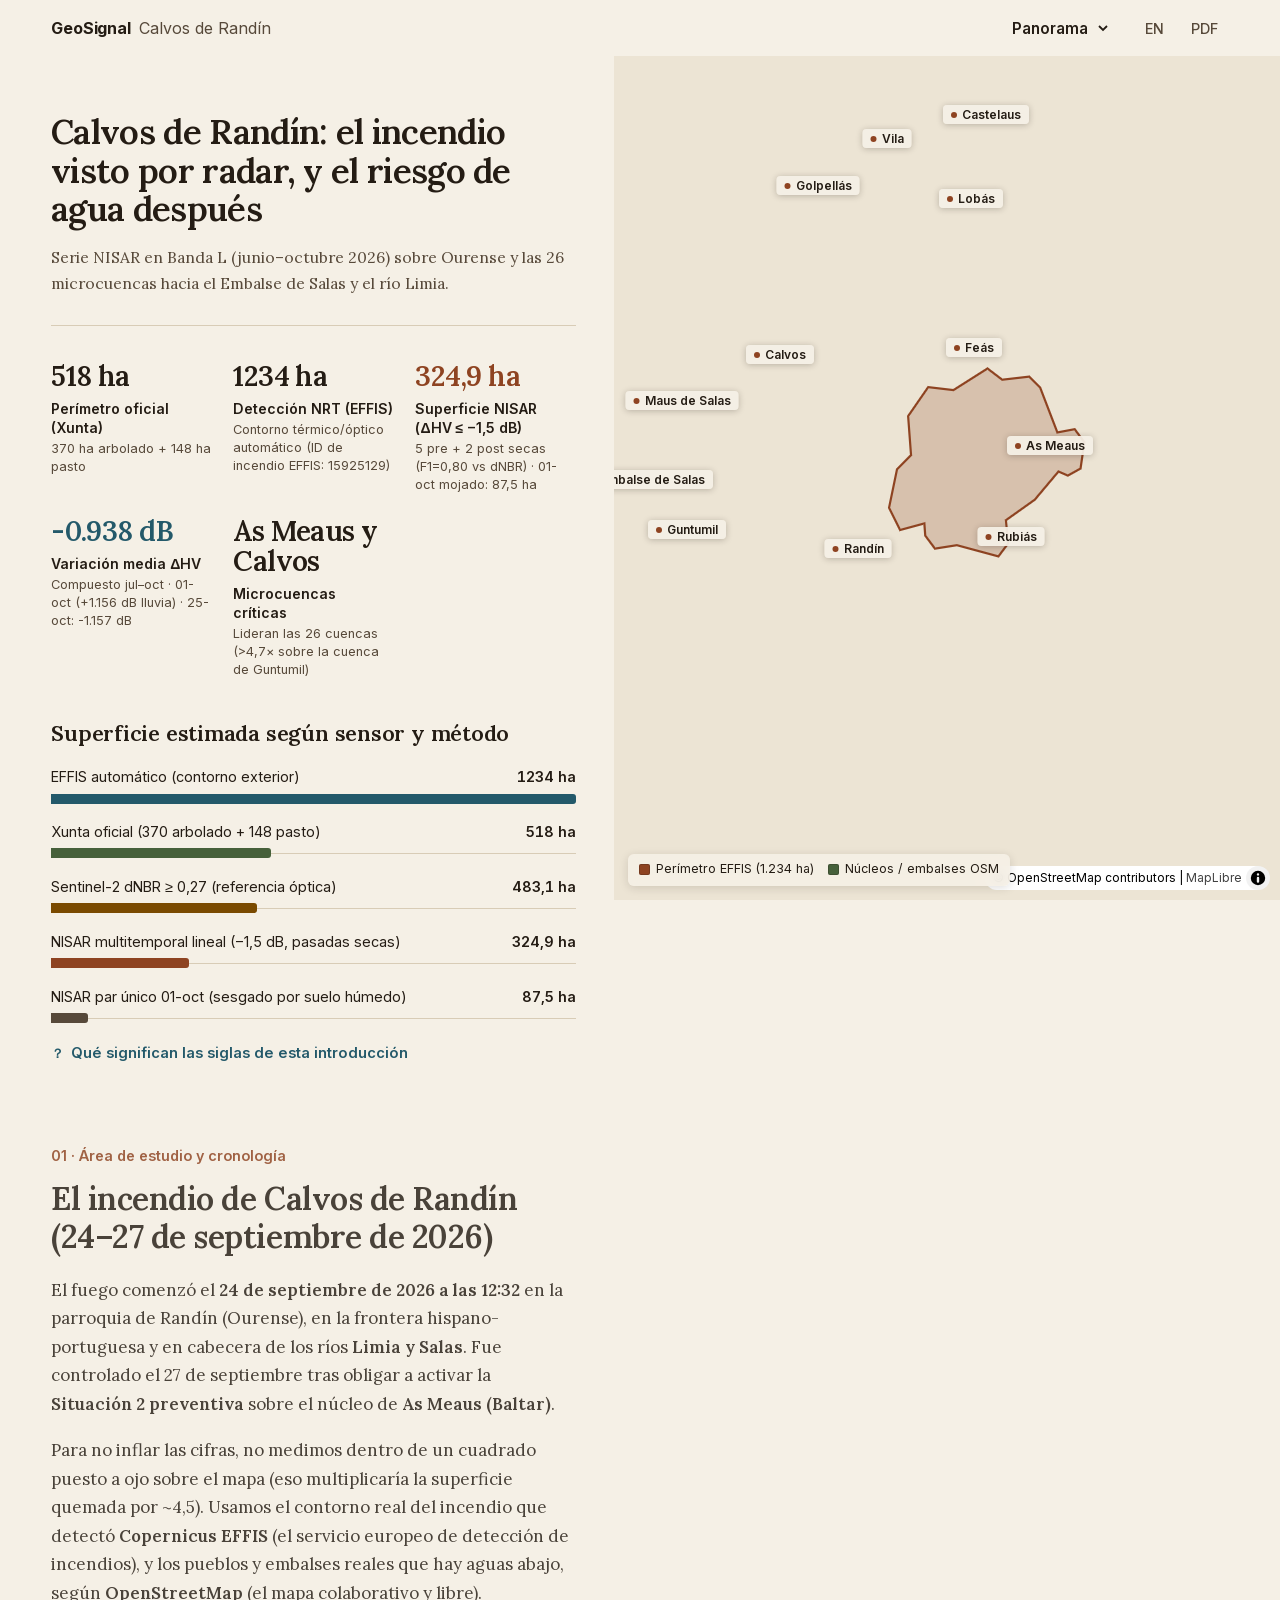
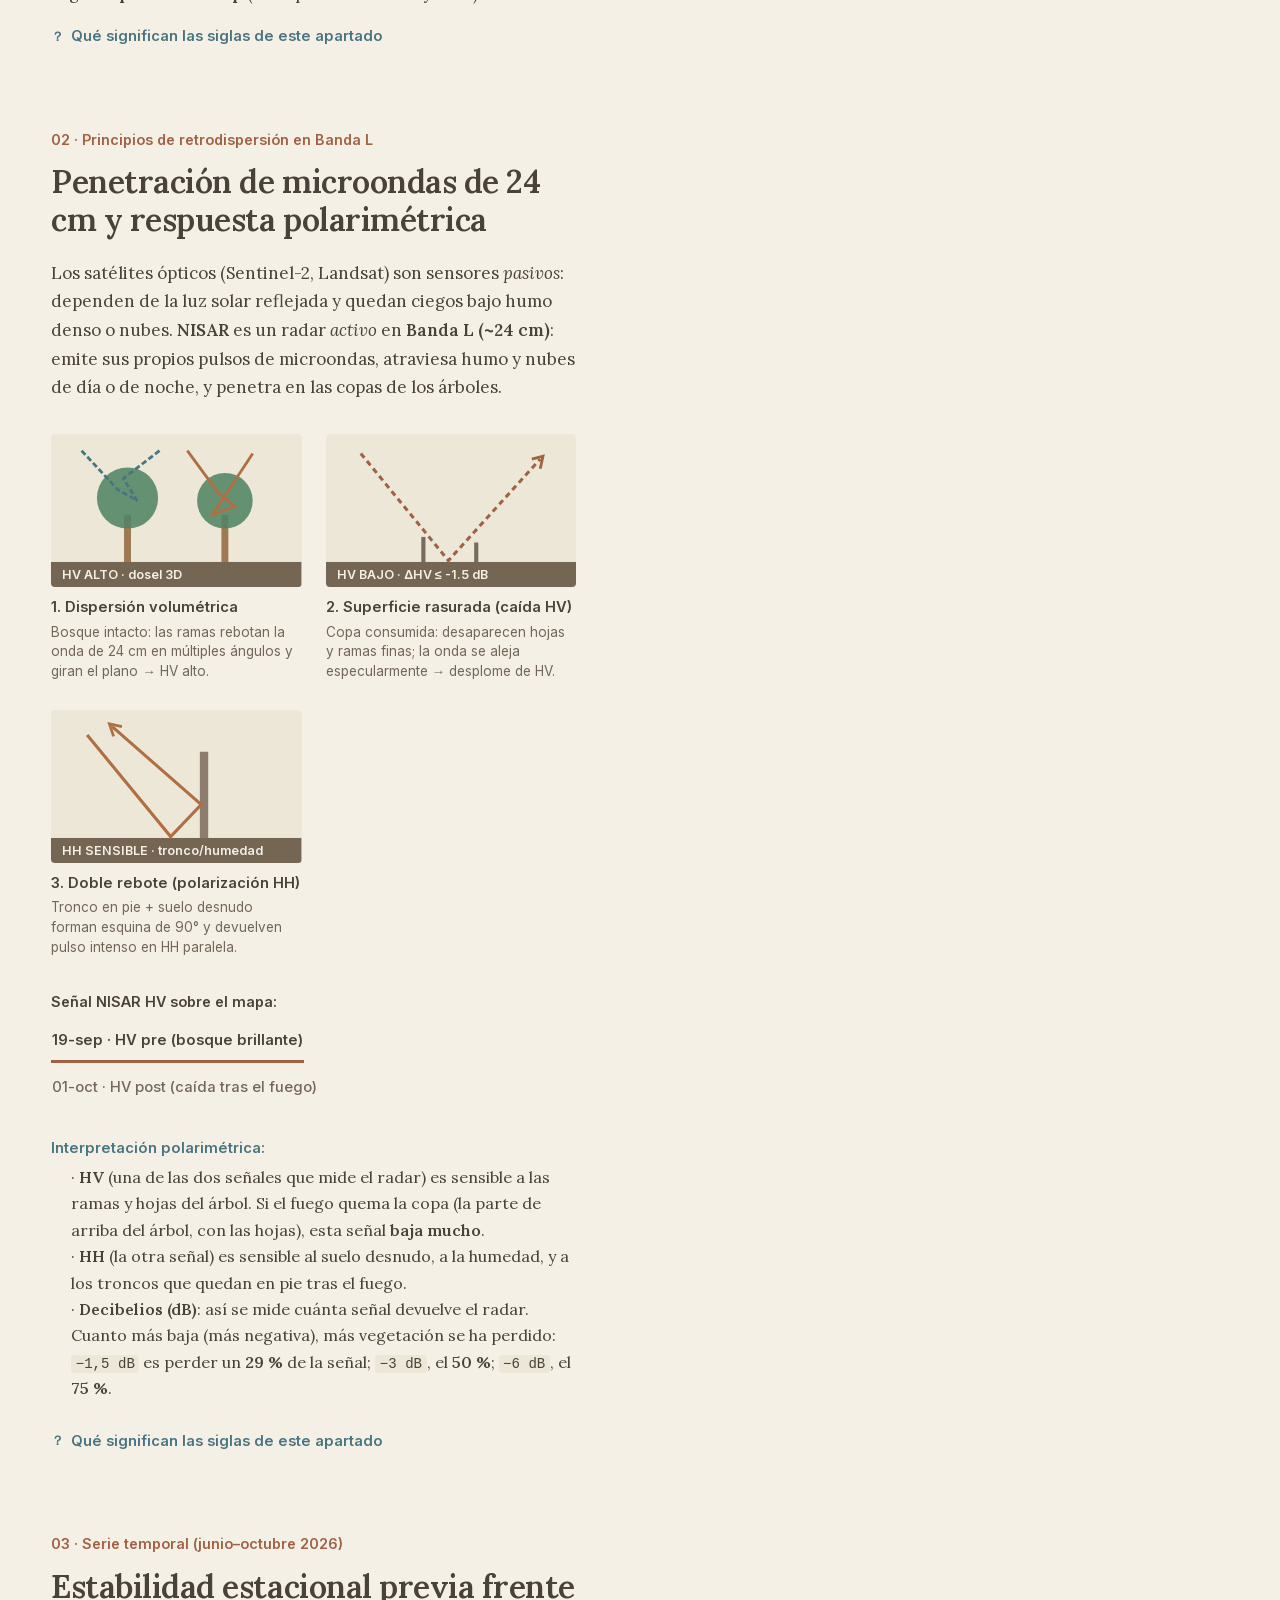
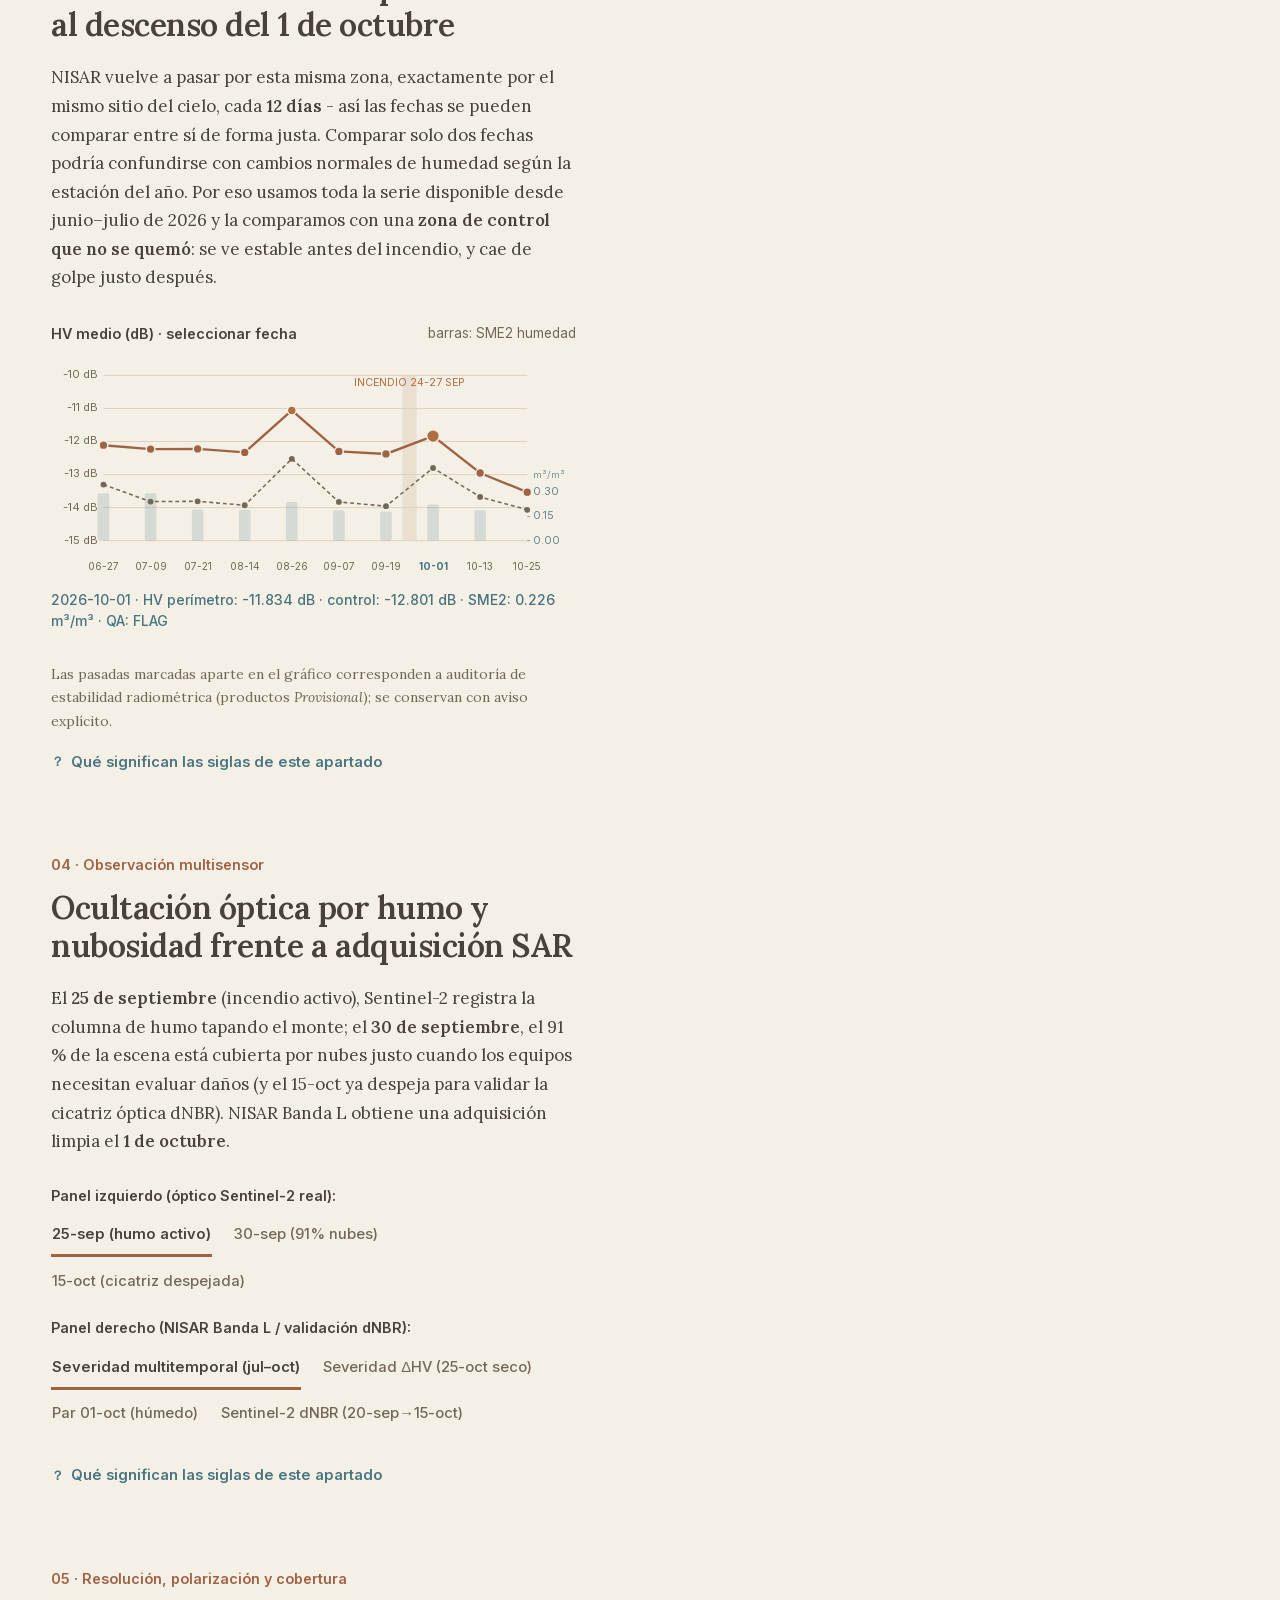
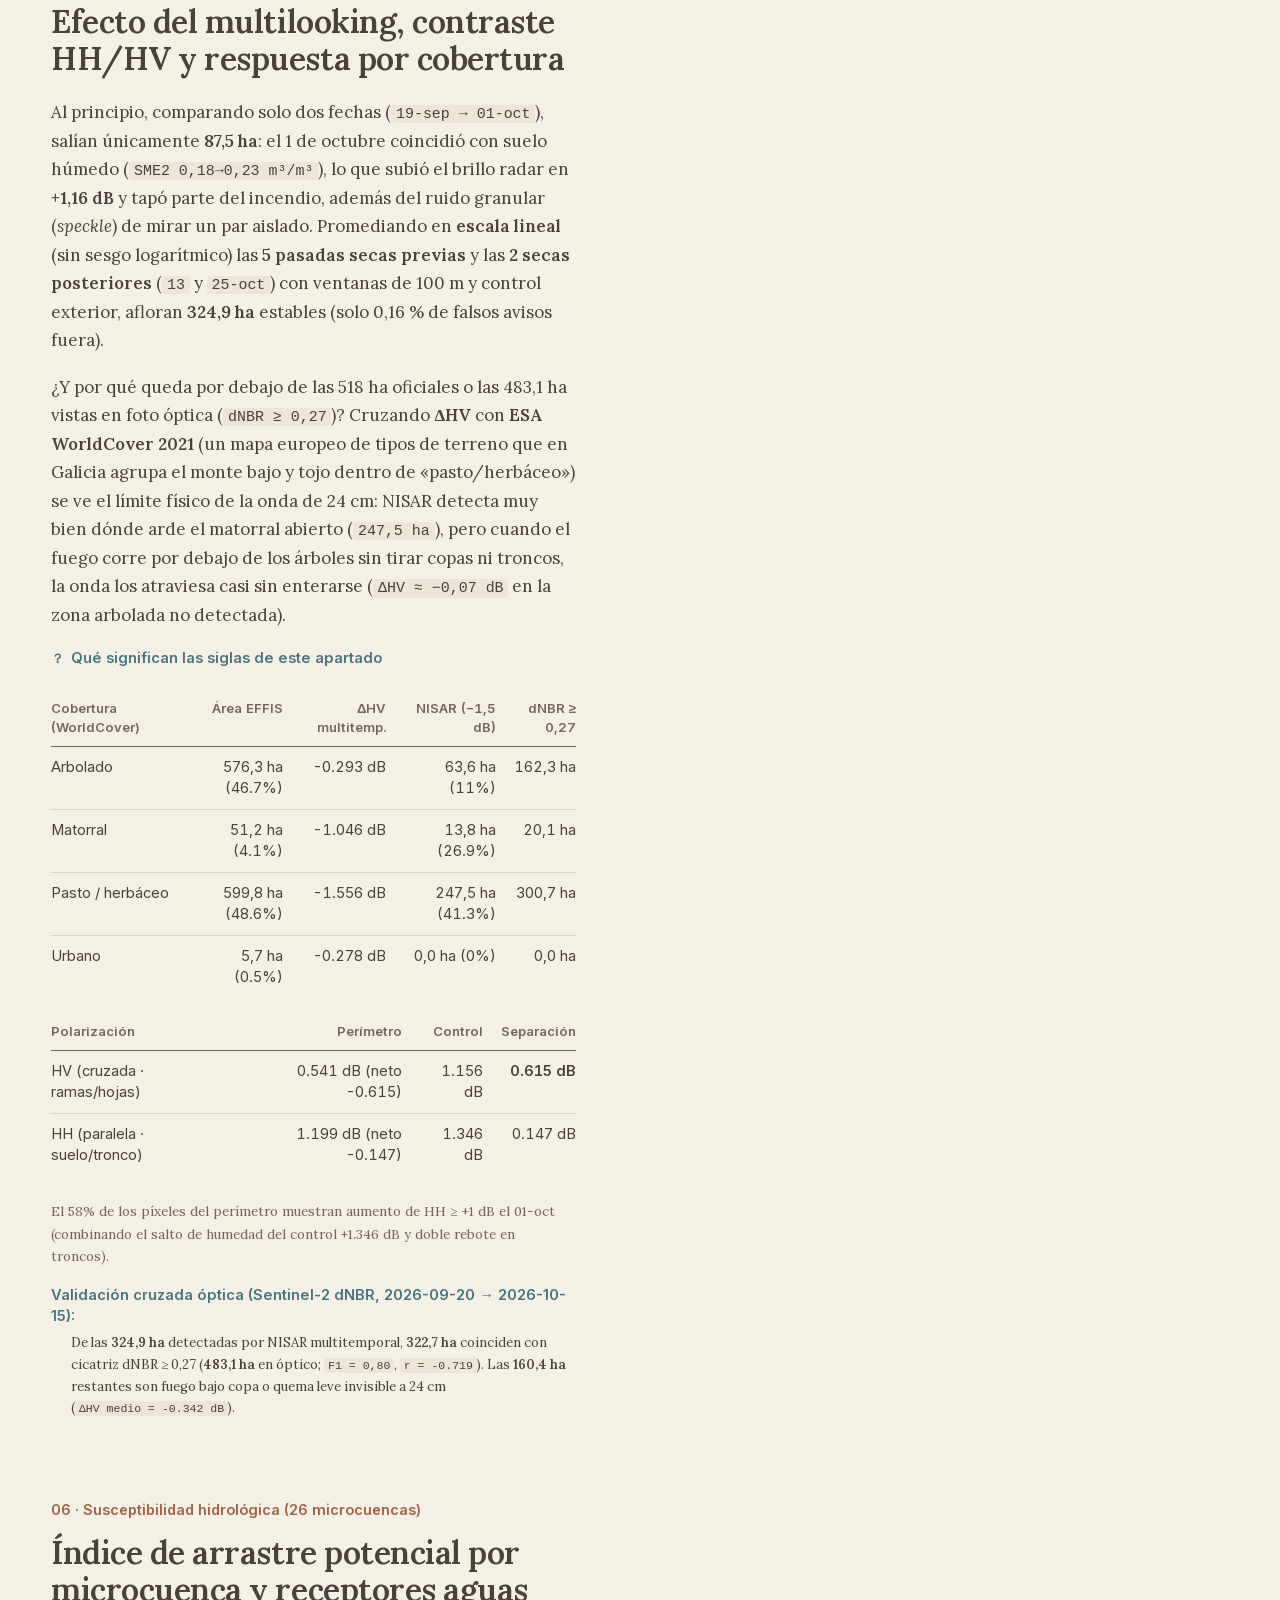
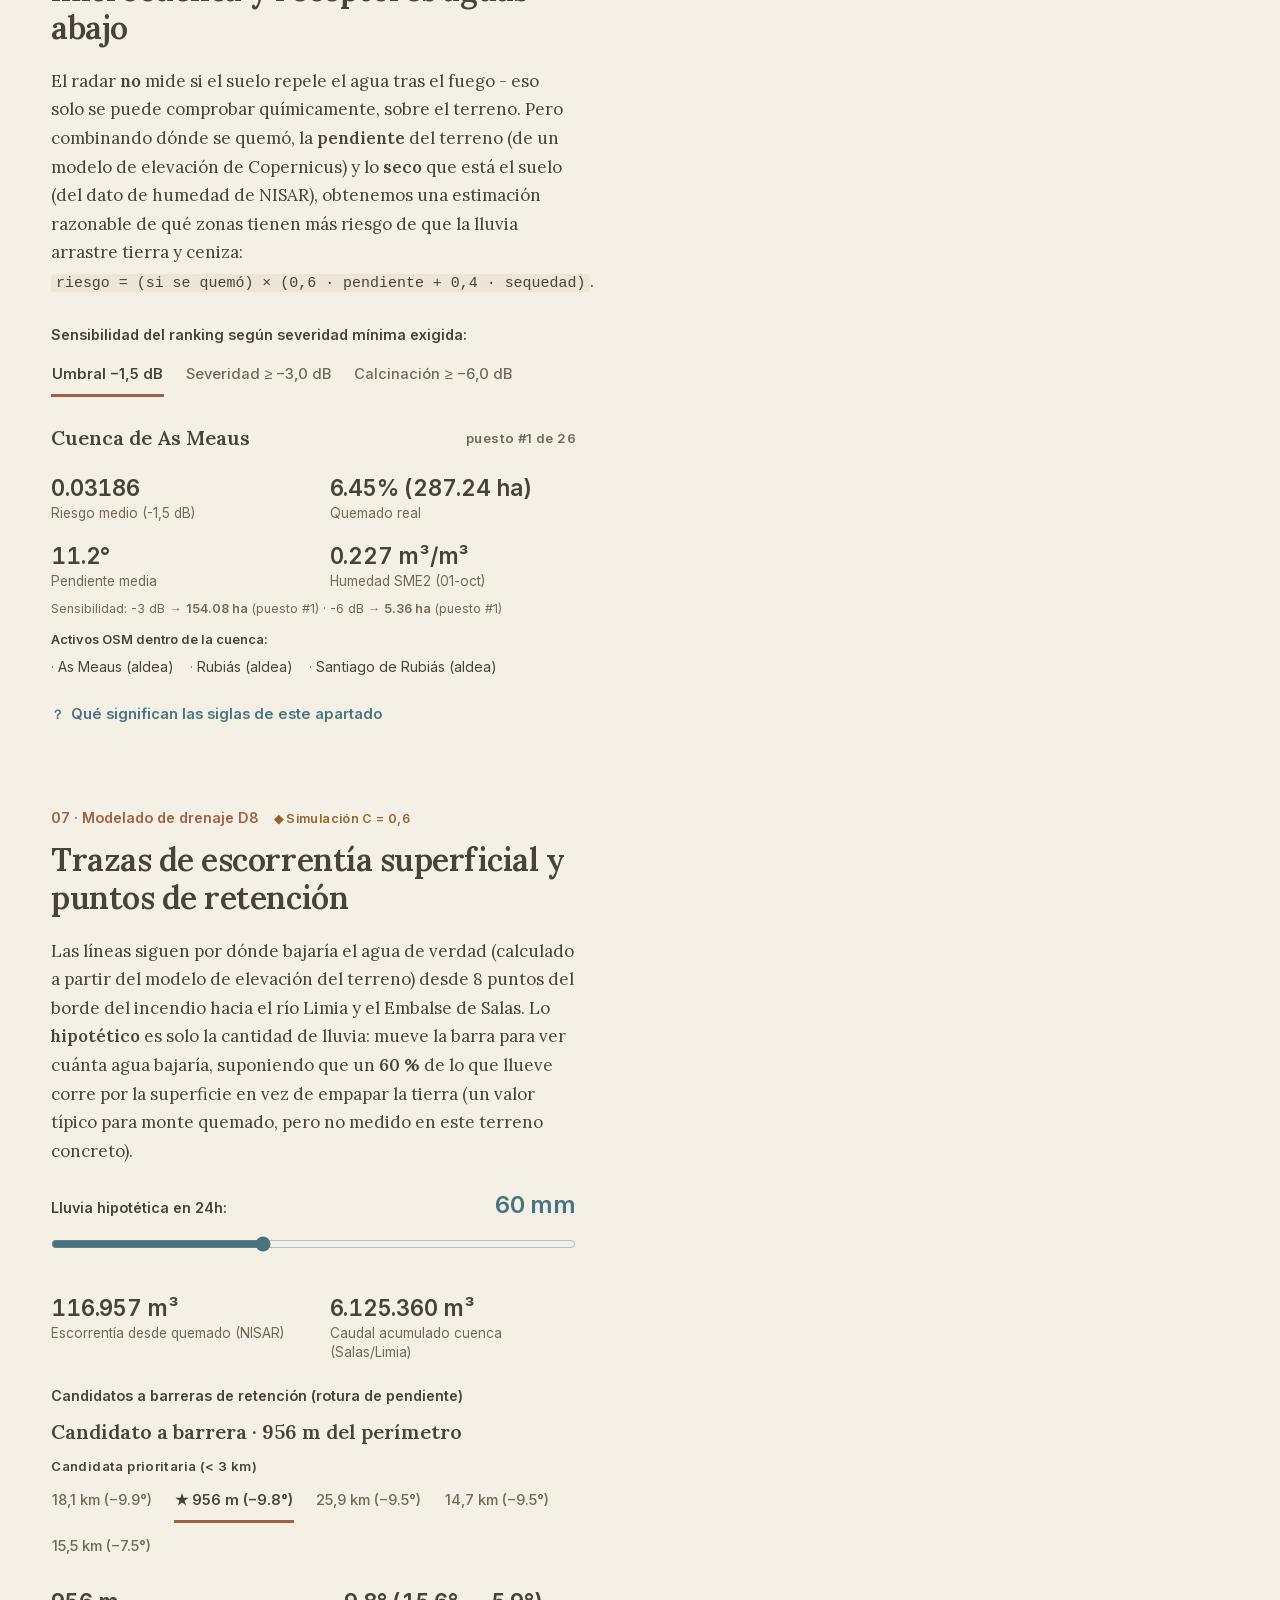
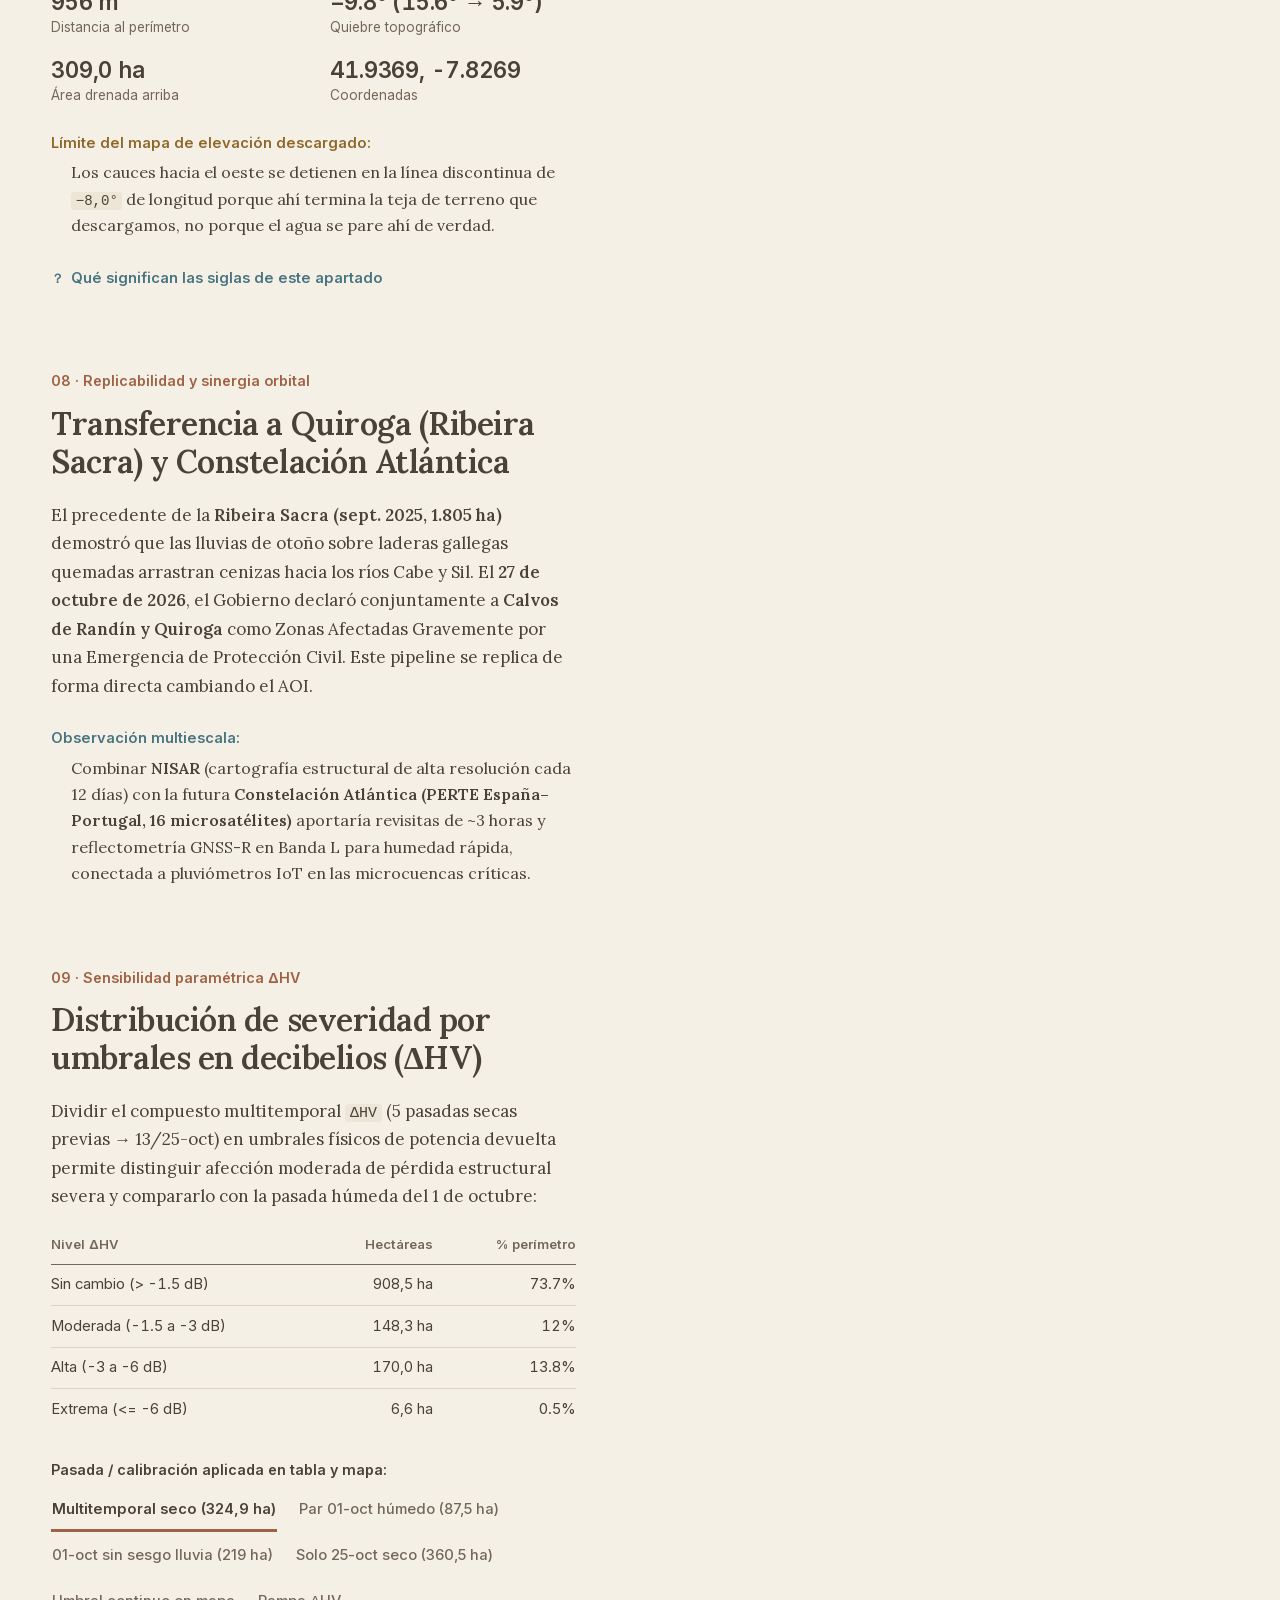
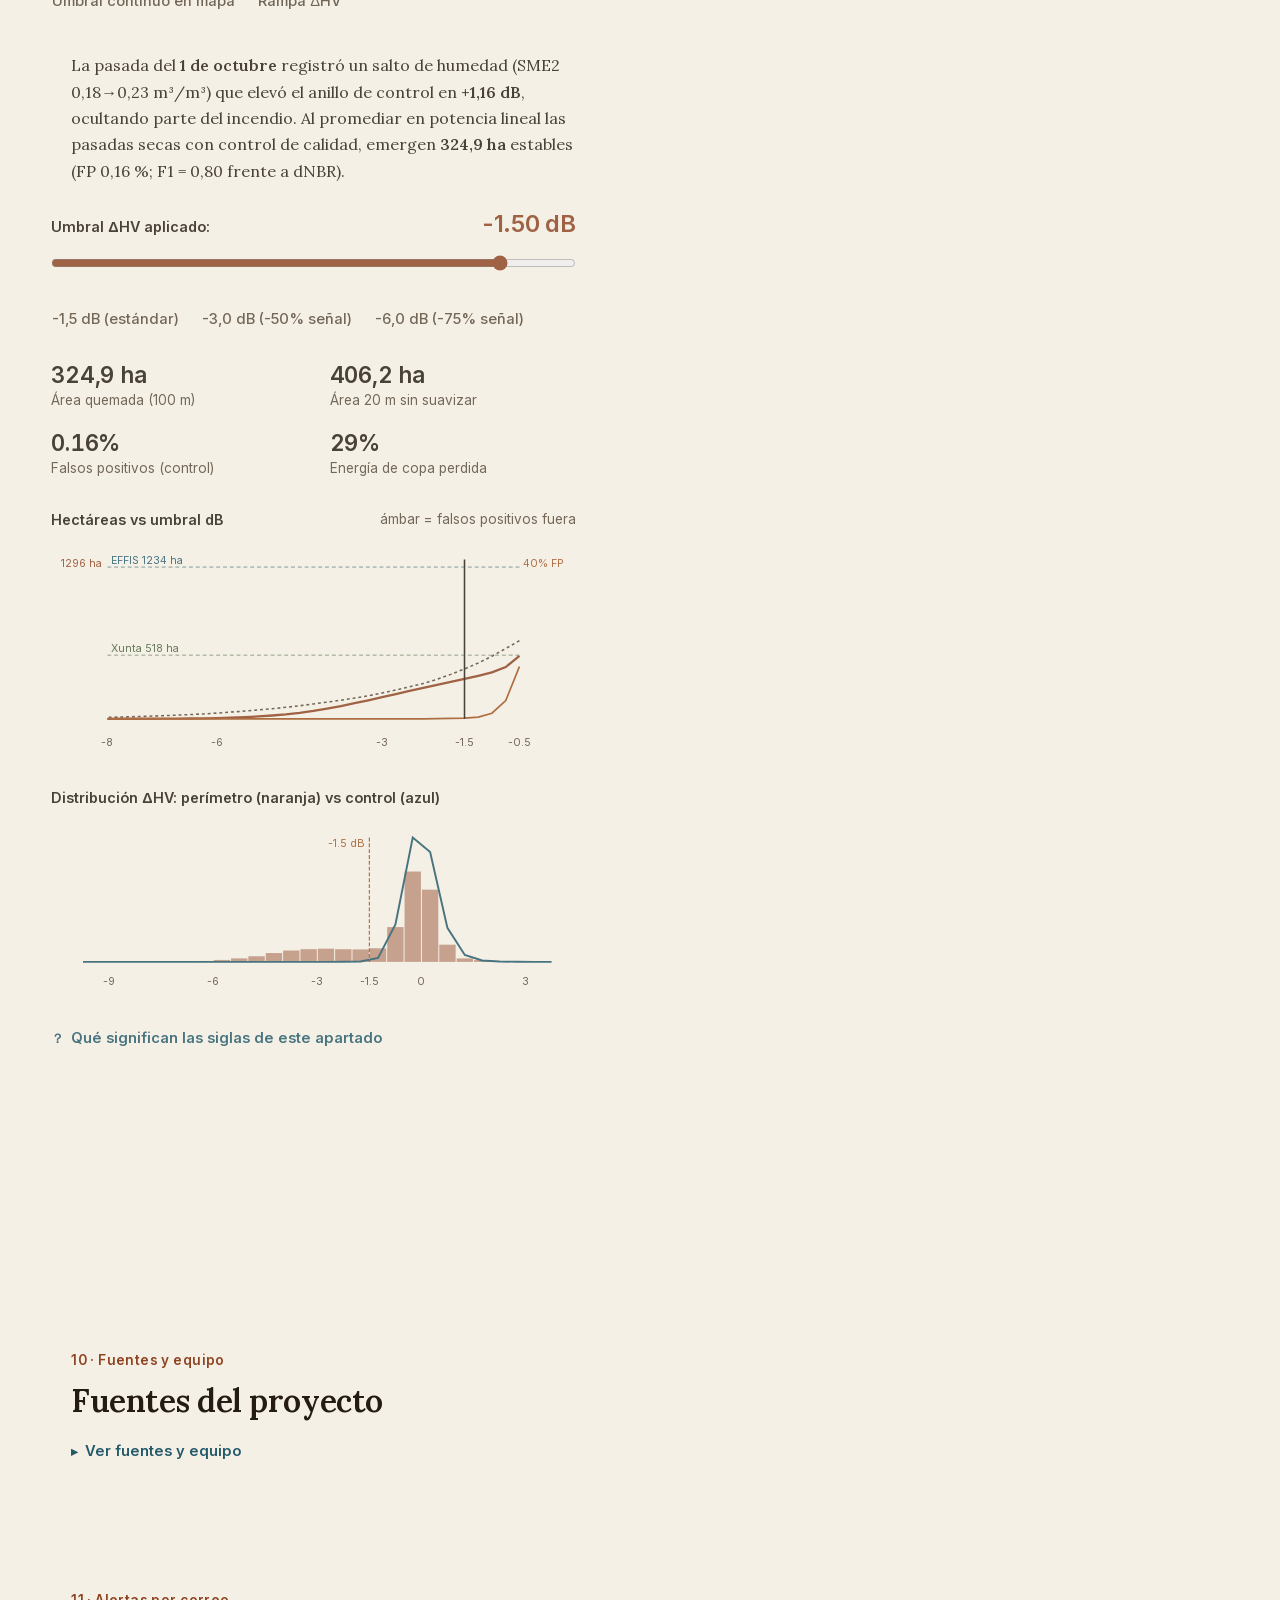
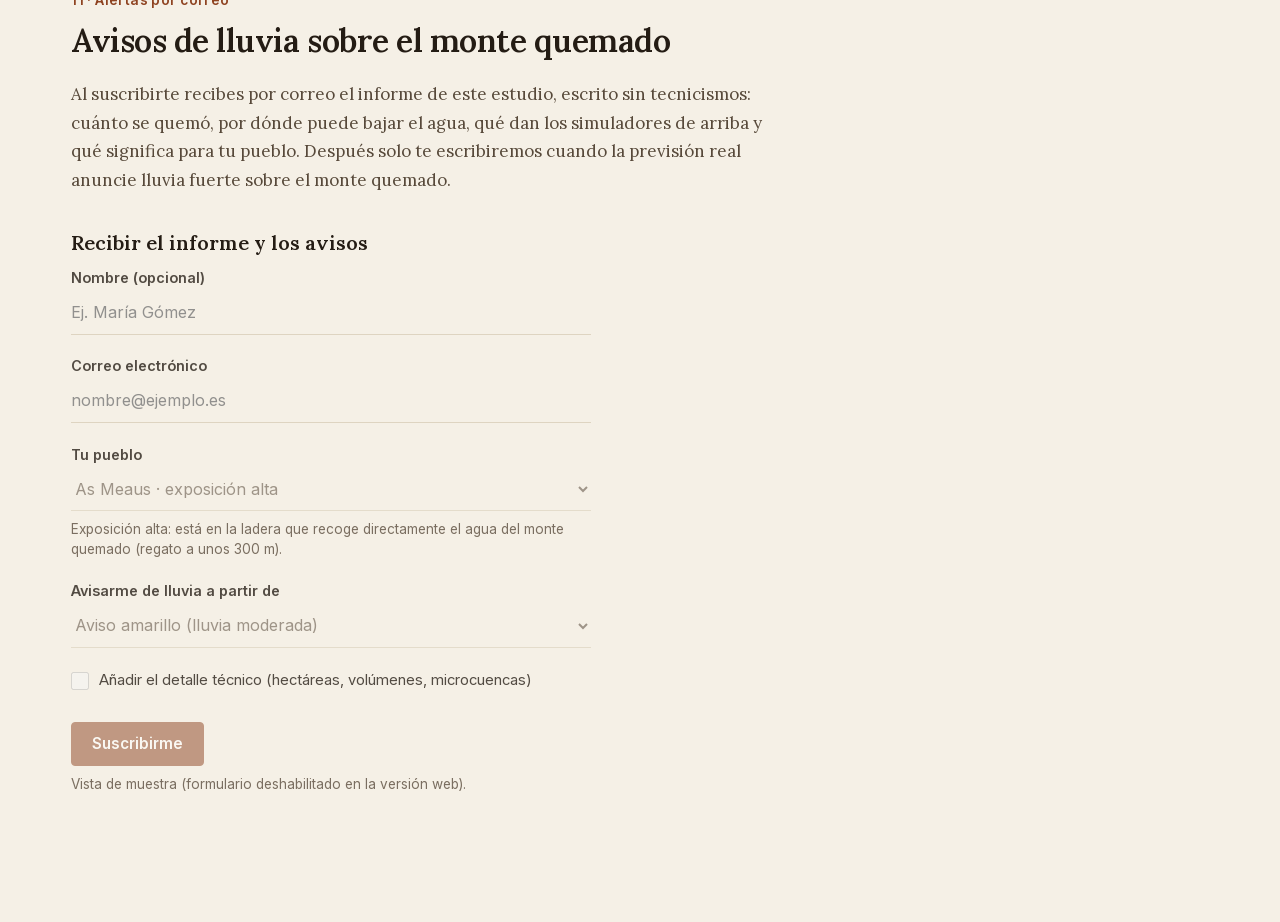
<file: web/index.html>
<!doctype html>
<html lang="es">
<head>
  <meta charset="utf-8" />
  <meta name="viewport" content="width=device-width, initial-scale=1" />
  <title>GeoSignal</title>
  <link rel="stylesheet" href="vendor/maplibre-gl.css" />
  <link rel="stylesheet" href="vendor/maplibre-gl-compare.css" />
  <link rel="stylesheet" href="story/fonts.css" />
  <link rel="stylesheet" href="story/story.css" />
</head>
<body>
  <a class="skip-link" href="#panorama" data-i18n="skipLink">Saltar al contenido</a>
  <header class="topbar">
    <div class="topbar-brand">
      <strong>GeoSignal</strong>
      <span class="sub" id="brand-sub" data-i18n="brandSub">Calvos de Randín</span>
    </div>
    <nav class="toc" aria-label="Capítulos del informe">
      <button class="toc-toggle" id="toc-toggle" type="button" aria-expanded="false" aria-controls="toc-pills">
        <span id="toc-current">Panorama</span>
        <svg viewBox="0 0 14 14" aria-hidden="true"><path d="M3 5l4 4 4-4" fill="none" stroke="currentColor" stroke-width="1.8"/></svg>
      </button>
      <div class="toc-pills" id="toc-pills" hidden>
      <a class="toc-pill active" data-step="summary" href="#panorama">Panorama</a>
      <a class="toc-pill" data-step="1" href="#cap-1">1. Incendio</a>
      <a class="toc-pill" data-step="2" href="#cap-2">2. Retrodispersión</a>
      <a class="toc-pill" data-step="3" href="#cap-3">3. Serie Jul–Oct</a>
      <a class="toc-pill" data-step="4" href="#cap-4">4. Óptico vs Radar</a>
      <a class="toc-pill" data-step="6" href="#cap-6">5. Cobertura y HH/HV</a>
      <a class="toc-pill" data-step="7" href="#cap-7">6. Microcuencas</a>
      <a class="toc-pill" data-step="8" href="#cap-8">7. Drenaje D8</a>
      <a class="toc-pill" data-step="9" href="#cap-9">8. Replicabilidad</a>
      <a class="toc-pill" data-step="5" href="#cap-5">9. Umbrales ΔHV</a>
      <a class="toc-pill" data-step="10" href="#cap-10">10. Fuentes y equipo</a>
      <a class="toc-pill" data-step="11" href="#cap-11">11. Alertas</a>
      </div>
    </nav>
    <div class="topbar-actions">
      <button class="btn-ghost" id="btn-lang" type="button" data-i18n="langBtn">EN</button>
      <button class="btn-ghost" id="btn-print" type="button" data-i18n="printBtn">PDF</button>
    </div>
  </header>
  <div class="progress-track" aria-hidden="true"><div class="progress-fill" id="progress-fill"></div></div>

  <!-- ESCENARIO PRINCIPAL: RELATO A LA IZQUIERDA (48%) + MAPA FIJO A LA DERECHA (52%) -->
  <div class="scrolly-shell">
    <main class="narrative-col">
      <!-- PANORAMA INICIAL -->
      <section class="summary-step step-card is-active" data-step="summary" id="panorama">
        <header class="report-intro">
          <h1 id="hero-title" data-i18n="heroTitle">Calvos de Randín: el incendio visto por radar, y el riesgo de agua después</h1>
          <p class="hero-lead" id="hero-lead" data-i18n="heroLead">
            Serie NISAR en Banda L (junio–octubre 2026) sobre Ourense y las 26 microcuencas hacia el Embalse de Salas y el río Limia.
          </p>
        </header>

        <div class="kpi-grid">
          <div class="kpi-card">
            <div class="k" data-i18n="kpi1K">Perímetro oficial (Xunta)</div>
            <div class="v" id="kpi-xunta">—</div>
            <div class="s" id="kpi-xunta-sub">2.º mayor incendio en Galicia en 2026</div>
          </div>
          <div class="kpi-card">
            <div class="k" data-i18n="kpi2K">Detección NRT (EFFIS)</div>
            <div class="v" id="kpi-effis">—</div>
            <div class="s" data-i18n="kpi2S">Contorno térmico/óptico automático (ID de incendio EFFIS: 15925129)</div>
          </div>
          <div class="kpi-card">
            <div class="k" data-i18n="kpi3K">Superficie NISAR (ΔHV ≤ −1,5 dB)</div>
            <div class="v" id="kpi-nisar-smooth" style="color:var(--accent)">—</div>
            <div class="s" id="kpi-nisar-sub">Suavizado 100 m frente a 20 m raw</div>
          </div>
          <div class="kpi-card">
            <div class="k" data-i18n="kpi4K">Variación media ΔHV</div>
            <div class="v" id="kpi-dhv" style="color:var(--cyan)">—</div>
            <div class="s" id="kpi-dhv-sub">Perímetro vs zona de control</div>
          </div>
          <div class="kpi-card">
            <div class="k" data-i18n="kpi5K">Microcuencas críticas</div>
            <div class="v" id="kpi-basins">—</div>
            <div class="s" id="kpi-basins-sub">Lideran las 26 cuencas delineadas del DEM</div>
          </div>
        </div>

        <div class="area-compare-bar">
          <h3 data-i18n="barTitle">Superficie estimada según sensor y método</h3>
          <div class="bar-row">
            <span data-i18n="bar1Lbl">EFFIS automático (contorno exterior)</span>
            <div class="bar-track"><div class="bar-fill" id="bar-effis" style="background:var(--cyan)"></div></div>
            <span class="bar-val" id="val-effis">—</span>
          </div>
          <div class="bar-row">
            <span data-i18n="bar2Lbl">Xunta oficial (370 arbolado + 148 pasto)</span>
            <div class="bar-track"><div class="bar-fill" id="bar-xunta" style="background:var(--green)"></div></div>
            <span class="bar-val" id="val-xunta">—</span>
          </div>
          <div class="bar-row">
            <span data-i18n="bar3Lbl">Sentinel-2 dNBR ≥ 0,27 (referencia óptica)</span>
            <div class="bar-track"><div class="bar-fill" id="bar-raw" style="background:var(--amber)"></div></div>
            <span class="bar-val" id="val-raw">—</span>
          </div>
          <div class="bar-row">
            <span data-i18n="bar4Lbl">NISAR multitemporal lineal (−1,5 dB, pasadas secas)</span>
            <div class="bar-track"><div class="bar-fill" id="bar-smooth" style="background:var(--accent)"></div></div>
            <span class="bar-val" id="val-smooth">—</span>
          </div>
          <div class="bar-row">
            <span data-i18n="bar5Lbl">NISAR par único 01-oct (sesgado por suelo húmedo)</span>
            <div class="bar-track"><div class="bar-fill" id="bar-wet" style="background:var(--tinta-2)"></div></div>
            <span class="bar-val" id="val-wet">—</span>
          </div>
        </div>
      </section>

      <details class="glossary intro-glossary">
        <summary data-i18n="glossIntro">Qué significan las siglas de esta introducción</summary>
        <dl data-i18n-html="heroGloss">
          <dt>ha (hectárea)</dt><dd>Unidad de superficie. 1 ha = 100 × 100 m, como un campo de fútbol y medio.</dd>
          <dt>dB (decibelio)</dt><dd>Mide cuánta señal de radar vuelve al satélite. Cuanto más bajo (más negativo), menos vegetación queda.</dd>
          <dt>NRT (near real time)</dt><dd>Detección automática por satélite, a los pocos días del incendio - antes de que nadie lo mida sobre el terreno.</dd>
          <dt>EFFIS</dt><dd>Servicio europeo (Copernicus) que detecta incendios por satélite en toda la UE.</dd>
        </dl>
      </details>

      <article class="step-card" data-step="1" id="cap-1">
        <div class="step-num"><span data-i18n="c1Num">01 · Área de estudio y cronología</span></div>
        <h2 data-i18n="c1Title">El incendio de Calvos de Randín (24–27 de septiembre de 2026)</h2>
        <p data-i18n-html="c1P1">
          El fuego comenzó el <strong>24 de septiembre de 2026 a las 12:32</strong> en la parroquia de Randín (Ourense),
          en la frontera hispano-portuguesa y en cabecera de los ríos <strong>Limia y Salas</strong>. Fue controlado el
          27 de septiembre tras obligar a activar la <strong>Situación 2 preventiva</strong> sobre el núcleo de
          <strong>As Meaus (Baltar)</strong>.
        </p>
        <p data-i18n-html="c1P2">
          Para no inflar las cifras, no medimos dentro de un cuadrado puesto a ojo sobre el mapa (eso multiplicaría
          la superficie quemada por ~4,5). Usamos el contorno real del incendio que detectó <strong>Copernicus EFFIS</strong>
          (el servicio europeo de detección de incendios), y los pueblos y embalses reales que hay aguas abajo, según
          <strong>OpenStreetMap</strong> (el mapa colaborativo y libre).
        </p>
        <details class="glossary">
          <summary data-i18n="glossSection">Qué significan las siglas de este apartado</summary>
          <dl data-i18n-html="c1Gloss">
            <dt>ha (hectárea)</dt><dd>Unidad de superficie. 1 ha = 100 × 100 m.</dd>
            <dt>EFFIS</dt><dd>Servicio europeo de detección automática de incendios por satélite.</dd>
            <dt>OpenStreetMap</dt><dd>Mapa del mundo hecho por voluntarios, de uso libre; de ahí sacamos los pueblos y embalses reales.</dd>
          </dl>
        </details>
      </article>

      <article class="step-card" data-step="2" id="cap-2">
        <div class="step-num"><span data-i18n="c2Num">02 · Principios de retrodispersión en Banda L</span></div>
        <h2 data-i18n="c2Title">Penetración de microondas de 24 cm y respuesta polarimétrica</h2>
        <p data-i18n-html="c2P1">
          Los satélites ópticos (Sentinel-2, Landsat) son sensores <em>pasivos</em>: dependen de la luz solar reflejada y
          quedan ciegos bajo humo denso o nubes. <strong>NISAR</strong> es un radar <em>activo</em> en <strong>Banda L (~24 cm)</strong>:
          emite sus propios pulsos de microondas, atraviesa humo y nubes de día o de noche, y penetra en las copas de los árboles.
        </p>
        <div class="physics-grid" id="physics-diagrams"></div>
        <div class="control-box">
          <div style="font-size:0.78rem;color:var(--text-muted);margin-bottom:0.35rem" data-i18n="c2CtrlLbl">Señal NISAR HV sobre el mapa:</div>
          <div class="pill-group">
            <button class="pill-btn active" type="button" data-cap2-hv="hv_pre.png" data-i18n="c2BtnPre">19-sep · HV pre (bosque brillante)</button>
            <button class="pill-btn" type="button" data-cap2-hv="hv_post.png" data-i18n="c2BtnPost">01-oct · HV post (caída tras el fuego)</button>
          </div>
        </div>
        <div class="human-tip" data-i18n-html="c2Tip">
          <strong>Interpretación polarimétrica:</strong><br/>
          · <strong>HV</strong> (una de las dos señales que mide el radar) es sensible a las ramas y hojas del árbol.
          Si el fuego quema la copa (la parte de arriba del árbol, con las hojas), esta señal <strong>baja mucho</strong>.<br/>
          · <strong>HH</strong> (la otra señal) es sensible al suelo desnudo, a la humedad, y a los troncos que quedan
          en pie tras el fuego.<br/>
          · <strong>Decibelios (dB)</strong>: así se mide cuánta señal devuelve el radar. Cuanto más baja (más negativa),
          más vegetación se ha perdido: <code>−1,5 dB</code> es perder un <strong>29 %</strong> de la señal; <code>−3 dB</code>,
          el <strong>50 %</strong>; <code>−6 dB</code>, el <strong>75 %</strong>.
        </div>
        <details class="glossary">
          <summary data-i18n="glossSection">Qué significan las siglas de este apartado</summary>
          <dl data-i18n-html="c2Gloss">
            <dt>Banda L</dt><dd>Un tipo de onda de radar de unos 24 cm. Cuanto más larga la onda, mejor atraviesa el humo, las nubes y las hojas.</dd>
            <dt>HV / HH</dt><dd>Las dos formas en que el radar envía y recibe su señal. Cada una reacciona distinto según lo que haya debajo: HV a ramas y hojas, HH al suelo y los troncos.</dd>
            <dt>dB (decibelio)</dt><dd>Mide cuánta señal de radar vuelve al satélite. Cuanto más baja (más negativa), más vegetación se ha perdido.</dd>
          </dl>
        </details>
      </article>

      <article class="step-card" data-step="3" id="cap-3">
        <div class="step-num"><span data-i18n="c3Num">03 · Serie temporal (junio–octubre 2026)</span></div>
        <h2 data-i18n="c3Title">Estabilidad estacional previa frente al descenso del 1 de octubre</h2>
        <p data-i18n-html="c3P1">
          NISAR vuelve a pasar por esta misma zona, exactamente por el mismo sitio del cielo, cada <strong>12 días</strong>
          - así las fechas se pueden comparar entre sí de forma justa. Comparar solo dos fechas podría confundirse con
          cambios normales de humedad según la estación del año. Por eso usamos toda la serie disponible desde junio–julio
          de 2026 y la comparamos con una <strong>zona de control que no se quemó</strong>: se ve estable antes del incendio,
          y cae de golpe justo después.
        </p>
        <div class="chart-box">
          <div class="chart-title"><span data-i18n="c3ChartL">HV medio (dB) · seleccionar fecha</span><span data-i18n="c3ChartR">barras: SME2 humedad</span></div>
          <div id="chart-timeseries"></div>
          <div id="ts-selected-readout" aria-live="polite" style="font-family:var(--mono);font-size:0.75rem;color:var(--cyan);margin-top:0.4rem"></div>
        </div>
        <p style="font-size:0.86rem;color:var(--text-muted)" data-i18n-html="c3Note">
          Las pasadas marcadas aparte en el gráfico corresponden a auditoría de estabilidad radiométrica (productos <em>Provisional</em>); se conservan con aviso explícito.
        </p>
        <details class="glossary">
          <summary data-i18n="glossSection">Qué significan las siglas de este apartado</summary>
          <dl data-i18n-html="c3Gloss">
            <dt>dB (decibelio)</dt><dd>Mide cuánta señal de radar vuelve al satélite. Cuanto más baja, más vegetación se ha perdido.</dd>
            <dt>SME2</dt><dd>El dato de humedad del suelo de NISAR (de su nombre en inglés, Soil Moisture).</dd>
            <dt>Provisional</dt><dd>NISAR es una misión muy nueva; sus datos aún no tienen la calibración final y podrían ajustarse ligeramente más adelante.</dd>
          </dl>
        </details>
      </article>

      <article class="step-card" data-step="4" id="cap-4">
        <div class="step-num"><span data-i18n="c4Num">04 · Observación multisensor</span></div>
        <h2 data-i18n="c4Title">Ocultación óptica por humo y nubosidad frente a adquisición SAR</h2>
        <p data-i18n-html="c4P1">
          El <strong>25 de septiembre</strong> (incendio activo), Sentinel-2 registra la columna de humo tapando el monte;
          el <strong>30 de septiembre</strong>, el 91 % de la escena está cubierta por nubes justo cuando los equipos necesitan evaluar daños (y el 15-oct ya despeja para validar la cicatriz óptica dNBR).
          NISAR Banda L obtiene una adquisición limpia el <strong>1 de octubre</strong>.
        </p>
        <div class="control-box">
          <div style="font-size:0.78rem;color:var(--text-muted);margin-bottom:0.35rem" data-i18n="c4LeftLbl">Panel izquierdo (óptico Sentinel-2 real):</div>
          <div class="pill-group">
            <button class="pill-btn active" type="button" data-opt-key="optical_fire.jpg" data-i18n="c4Opt1">25-sep (humo activo)</button>
            <button class="pill-btn" type="button" data-opt-key="optical_clouds.jpg" data-i18n="c4Opt2">30-sep (91% nubes)</button>
            <button class="pill-btn" type="button" data-opt-key="optical_post.jpg" data-i18n="c4Opt3">15-oct (cicatriz despejada)</button>
          </div>
          <div style="font-size:0.78rem;color:var(--text-muted);margin:0.5rem 0 0.35rem" data-i18n="c4RightLbl">Panel derecho (NISAR Banda L / validación dNBR):</div>
          <div class="pill-group">
            <button class="pill-btn active" type="button" data-rad-key="dhv_mt.png" data-i18n="c4Rad1">Severidad multitemporal (jul–oct)</button>
            <button class="pill-btn" type="button" data-rad-key="dhv_oct25.png" data-i18n="c4Rad2">Severidad ΔHV (25-oct seco)</button>
            <button class="pill-btn" type="button" data-rad-key="dhv_classes.png" data-i18n="c4Rad3">Par 01-oct (húmedo)</button>
            <button class="pill-btn" type="button" data-rad-key="dnbr_s2.png" data-i18n="c4Rad4">Sentinel-2 dNBR (20-sep→15-oct)</button>
          </div>
        </div>
        <details class="glossary">
          <summary data-i18n="glossSection">Qué significan las siglas de este apartado</summary>
          <dl data-i18n-html="c4Gloss">
            <dt>dNBR</dt><dd>Un índice calculado con fotos normales de satélite (no radar) que mide cuánto cambió el verdor de la vegetación. Lo usamos para comprobar que el radar acierta.</dd>
          </dl>
        </details>
      </article>

      <article class="step-card" data-step="6" id="cap-6">
        <div class="step-num"><span data-i18n="c6Num">05 · Resolución, polarización y cobertura</span></div>
        <h2 data-i18n="c6Title">Efecto del multilooking, contraste HH/HV y respuesta por cobertura</h2>
        <p data-i18n-html="c6P1">
          Al principio, comparando solo dos fechas (<code>19-sep → 01-oct</code>), salían únicamente <strong>87,5 ha</strong>:
          el 1 de octubre coincidió con suelo húmedo (<code>SME2 0,18→0,23 m³/m³</code>), lo que subió el brillo radar
          en <strong>+1,16 dB</strong> y tapó parte del incendio, además del ruido granular (<em>speckle</em>) de mirar un
          par aislado. Promediando en <strong>escala lineal</strong> (sin sesgo logarítmico) las <strong>5 pasadas secas
          previas</strong> y las <strong>2 secas posteriores</strong> (<code>13</code> y <code>25-oct</code>) con ventanas
          de 100 m y control exterior, afloran <strong>324,9 ha</strong> estables (solo 0,16 % de falsos avisos fuera).
        </p>
        <p data-i18n-html="c6P2">
          ¿Y por qué queda por debajo de las 518 ha oficiales o las 483,1 ha vistas en foto óptica (<code>dNBR ≥ 0,27</code>)?
          Cruzando <strong>ΔHV</strong> con <strong>ESA WorldCover 2021</strong> (un mapa europeo de tipos de terreno que en
          Galicia agrupa el monte bajo y tojo dentro de «pasto/herbáceo») se ve el límite físico de la onda de 24 cm:
          NISAR detecta muy bien dónde arde el matorral abierto (<code>247,5 ha</code>), pero cuando el fuego corre por
          debajo de los árboles sin tirar copas ni troncos, la onda los atraviesa casi sin enterarse
          (<code>ΔHV ≈ −0,07 dB</code> en la zona arbolada no detectada).
        </p>
        <details class="glossary">
          <summary data-i18n="glossSection">Qué significan las siglas de este apartado</summary>
          <dl data-i18n-html="c6Gloss">
            <dt>speckle</dt><dd>Granulado aleatorio propio de cualquier imagen de radar, no un fallo del satélite ni del terreno.</dd>
            <dt>ha (hectárea)</dt><dd>Unidad de superficie. 1 ha = 100 × 100 m.</dd>
            <dt>ΔHV (delta HV)</dt><dd>Cuánto ha cambiado la señal HV entre el antes y el después del incendio.</dd>
            <dt>WorldCover</dt><dd>Mapa europeo (ESA) que clasifica cada punto del terreno: bosque, pasto, matorral, etc.</dd>
          </dl>
        </details>

        <table class="data-table">
          <thead>
            <tr><th scope="col" data-i18n="c6ThCov">Cobertura (WorldCover)</th><th scope="col" class="num" data-i18n="c6ThArea">Área EFFIS</th><th scope="col" class="num" data-i18n="c6ThO1">ΔHV multitemp.</th><th scope="col" class="num" data-i18n="c6ThO25">NISAR (−1,5 dB)</th><th scope="col" class="num" data-i18n="c6ThPct">dNBR ≥ 0,27</th></tr>
          </thead>
          <tbody id="worldcover-tbody"></tbody>
        </table>

        <table class="data-table">
          <thead>
            <tr><th scope="col" data-i18n="c6ThPol">Polarización</th><th scope="col" class="num" data-i18n="c6ThPer">Perímetro</th><th scope="col" class="num" data-i18n="c6ThCtrl">Control</th><th scope="col" class="num" data-i18n="c6ThSep">Separación</th></tr>
          </thead>
          <tbody id="pol-compare-body"></tbody>
        </table>
        <p id="hh-double-bounce-note" style="font-size:0.84rem;color:var(--text-muted)"></p>
        <div class="human-tip" id="dnbr-validation-note" style="margin-top:0.65rem;font-size:0.82rem"></div>
      </article>

      <article class="step-card" data-step="7" id="cap-7">
        <div class="step-num"><span data-i18n="c7Num">06 · Susceptibilidad hidrológica (26 microcuencas)</span></div>
        <h2 data-i18n="c7Title">Índice de arrastre potencial por microcuenca y receptores aguas abajo</h2>
        <p data-i18n-html="c7P1">
          El radar <strong>no</strong> mide si el suelo repele el agua tras el fuego - eso solo se puede comprobar
          químicamente, sobre el terreno. Pero combinando dónde se quemó, la <strong>pendiente</strong> del terreno
          (de un modelo de elevación de Copernicus) y lo <strong>seco</strong> que está el suelo (del dato de humedad
          de NISAR), obtenemos una estimación razonable de qué zonas tienen más riesgo de que la lluvia arrastre tierra
          y ceniza: <code>riesgo = (si se quemó) × (0,6 · pendiente + 0,4 · sequedad)</code>.
        </p>
        <div class="control-box">
          <div style="font-size:0.78rem;color:var(--text-muted);margin-bottom:0.35rem" data-i18n="c7SensLbl">Sensibilidad del ranking según severidad mínima exigida:</div>
          <div class="pill-group">
            <button class="pill-btn active" type="button" data-basin-field="risk_mean" data-i18n="c7Btn1">Umbral −1,5 dB</button>
            <button class="pill-btn" type="button" data-basin-field="risk_mean_3db" data-i18n="c7Btn2">Severidad ≥ −3,0 dB</button>
            <button class="pill-btn" type="button" data-basin-field="risk_mean_6db" data-i18n="c7Btn3">Calcinación ≥ −6,0 dB</button>
          </div>
          <div class="basin-card" id="basin-inspector" aria-live="polite" data-i18n="c7Prompt">Haz clic en una cuenca del mapa…</div>
        </div>
        <details class="glossary">
          <summary data-i18n="glossSection">Qué significan las siglas de este apartado</summary>
          <dl data-i18n-html="c7Gloss">
            <dt>dB (decibelio)</dt><dd>Mide la caída de señal de radar; cuanto más baja, más severo el daño exigido para contar una zona como "quemada" en este cálculo.</dd>
            <dt>Microcuenca</dt><dd>Una porción pequeña de terreno que recoge el agua de lluvia de sus laderas hacia un mismo arroyo.</dd>
          </dl>
        </details>
      </article>

      <article class="step-card" data-step="8" id="cap-8">
        <div class="step-num"><span data-i18n="c8Num">07 · Modelado de drenaje D8</span><span class="step-badge hyp" data-i18n="c8Badge">Simulación C = 0,6</span></div>
        <h2 data-i18n="c8Title">Trazas de escorrentía superficial y puntos de retención</h2>
        <p data-i18n-html="c8P1">
          Las líneas siguen por dónde bajaría el agua de verdad (calculado a partir del modelo de elevación del terreno)
          desde 8 puntos del borde del incendio hacia el río Limia y el Embalse de Salas. Lo <strong>hipotético</strong>
          es solo la cantidad de lluvia: mueve la barra para ver cuánta agua bajaría, suponiendo que un <strong>60 %</strong>
          de lo que llueve corre por la superficie en vez de empapar la tierra (un valor típico para monte quemado, pero
          no medido en este terreno concreto).
        </p>
        <div class="control-box">
          <label for="rain-slider">
            <span data-i18n="c8SliderLbl">Lluvia hipotética en 24h:</span>
            <strong id="rain-val-label" style="color:var(--cyan);font-family:var(--mono)">60 mm</strong>
          </label>
          <input id="rain-slider" type="range" min="0" max="150" step="5" value="60" />
          <div class="mini-metrics" aria-live="polite">
            <div class="mini-metric"><div class="k" data-i18n="c8M1">Escorrentía desde quemado (NISAR)</div><div class="v" id="rain-v-near">—</div></div>
            <div class="mini-metric"><div class="k" data-i18n="c8M2">Caudal acumulado cuenca (Salas/Limia)</div><div class="v" id="rain-v-main">—</div></div>
          </div>
          <div style="margin-top:1.35rem;font-size:0.88rem;font-weight:600" data-i18n="c8BarTitle">Candidatos a barreras de retención (rotura de pendiente)</div>
          <div class="basin-card" id="barrier-inspector" style="margin-top:0.45rem;font-size:0.86rem;color:var(--text-muted)" data-i18n="c8BarPrompt">
            Haz clic en un marcador ámbar o gris del mapa para ver ese punto del terreno donde convendría frenar el agua…
          </div>
        </div>
        <div class="callout-warn" data-i18n-html="c8Warn">
          <strong>Límite del mapa de elevación descargado:</strong> Los cauces hacia el oeste se detienen en la línea
          discontinua de <code>−8,0°</code> de longitud porque ahí termina la teja de terreno que descargamos, no porque
          el agua se pare ahí de verdad.
        </div>
        <details class="glossary">
          <summary data-i18n="glossSection">Qué significan las siglas de este apartado</summary>
          <dl data-i18n-html="c8Gloss">
            <dt>mm (de lluvia)</dt><dd>Litros de agua por cada metro cuadrado. 20 mm = 20 litros por m².</dd>
            <dt>m³ (metro cúbico)</dt><dd>Unidad de volumen de agua. 1 m³ = 1.000 litros.</dd>
            <dt>DEM</dt><dd>Un mapa donde cada punto tiene su altura; con eso se calcula por dónde bajaría el agua.</dd>
          </dl>
        </details>
      </article>

      <article class="step-card" data-step="9" id="cap-9">
        <div class="step-num"><span data-i18n="c9Num">08 · Replicabilidad y sinergia orbital</span></div>
        <h2 data-i18n="c9Title">Transferencia a Quiroga (Ribeira Sacra) y Constelación Atlántica</h2>
        <p data-i18n-html="c9P1">
          El precedente de la <strong>Ribeira Sacra (sept. 2025, 1.805 ha)</strong> demostró que las lluvias de otoño sobre
          laderas gallegas quemadas arrastran cenizas hacia los ríos Cabe y Sil. El <strong>27 de octubre de 2026</strong>,
          el Gobierno declaró conjuntamente a <strong>Calvos de Randín y Quiroga</strong> como Zonas Afectadas Gravemente por
          una Emergencia de Protección Civil. Este pipeline se replica de forma directa cambiando el AOI.
        </p>
        <div class="human-tip" data-i18n-html="c9Tip">
          <strong>Observación multiescala:</strong><br/>
          Combinar <strong>NISAR</strong> (cartografía estructural de alta resolución cada 12 días) con la futura
          <strong>Constelación Atlántica (PERTE España–Portugal, 16 microsatélites)</strong> aportaría revisitas de ~3 horas
          y reflectometría GNSS-R en Banda L para humedad rápida, conectada a pluviómetros IoT en las microcuencas críticas.
        </div>
      </article>

      <article class="step-card" data-step="5" id="cap-5">
        <div class="step-num"><span data-i18n="c5Num">09 · Sensibilidad paramétrica ΔHV</span></div>
        <h2 data-i18n="c5Title">Distribución de severidad por umbrales en decibelios (ΔHV)</h2>
        <p data-i18n-html="c5P1">
          Dividir el compuesto multitemporal <code>ΔHV</code> (5 pasadas secas previas → 13/25-oct) en umbrales físicos
          de potencia devuelta permite distinguir afección moderada de pérdida estructural severa y compararlo con la
          pasada húmeda del 1 de octubre:
        </p>

        <table class="data-table">
          <thead>
            <tr><th scope="col" data-i18n="c5ThLvl">Nivel ΔHV</th><th scope="col" class="num" data-i18n="c5ThHa">Hectáreas</th><th scope="col" class="num" data-i18n="c5ThPct">% perímetro</th></tr>
          </thead>
          <tbody id="db-classes-tbody"></tbody>
        </table>

        <div class="control-box">
          <div style="font-size:0.78rem;color:var(--text-muted);margin-bottom:0.35rem" data-i18n="c5ModeLbl">Pasada / calibración aplicada en tabla y mapa:</div>
          <div class="pill-group" style="margin-bottom:0.55rem">
            <button class="pill-btn active" type="button" data-dhb-mode="classes" data-i18n="c5Mode1">Multitemporal seco (324,9 ha)</button>
            <button class="pill-btn" type="button" data-dhb-mode="oct01_wet" data-i18n="c5Mode6">Par 01-oct húmedo (87,5 ha)</button>
            <button class="pill-btn" type="button" data-dhb-mode="oct01_cal" data-i18n="c5Mode2">01-oct sin sesgo lluvia (219 ha)</button>
            <button class="pill-btn" type="button" data-dhb-mode="oct25" data-i18n="c5Mode3">Solo 25-oct seco (360,5 ha)</button>
            <button class="pill-btn" type="button" data-dhb-mode="threshold" data-i18n="c5Mode4">Umbral continuo en mapa</button>
            <button class="pill-btn" type="button" data-dhb-mode="continuous" data-i18n="c5Mode5">Rampa ΔHV</button>
          </div>
          <div class="human-tip plain" id="dhb-calibration-note" data-i18n-html="c5CalNote">
            La pasada del <strong>1 de octubre</strong> registró un salto de humedad (SME2 0,18→0,23 m³/m³) que elevó el anillo de control en <strong>+1,16 dB</strong>, ocultando parte del incendio. Al promediar en potencia lineal las pasadas secas con control de calidad, emergen <strong>324,9 ha</strong> estables (FP 0,16 %; F1 = 0,80 frente a dNBR).
          </div>
          <label for="db-slider">
            <span data-i18n="c5SliderLbl">Umbral ΔHV aplicado:</span>
            <strong id="db-slider-val" style="color:var(--accent);font-family:var(--mono)">-1.50 dB</strong>
          </label>
          <input id="db-slider" type="range" min="-8" max="-0.5" step="0.25" value="-1.5" />
          <div class="pill-group">
            <button class="pill-btn" type="button" data-db-preset="-1.5" data-i18n="c5Pre1">-1,5 dB (estándar)</button>
            <button class="pill-btn" type="button" data-db-preset="-3.0" data-i18n="c5Pre2">-3,0 dB (-50% señal)</button>
            <button class="pill-btn" type="button" data-db-preset="-6.0" data-i18n="c5Pre3">-6,0 dB (-75% señal)</button>
          </div>
          <div class="mini-metrics" aria-live="polite">
            <div class="mini-metric"><div class="k" data-i18n="c5M1">Área quemada (100 m)</div><div class="v" id="db-ha-smooth">—</div></div>
            <div class="mini-metric"><div class="k" data-i18n="c5M2">Área 20 m sin suavizar</div><div class="v" id="db-ha-raw">—</div></div>
            <div class="mini-metric"><div class="k" data-i18n="c5M3">Falsos positivos (control)</div><div class="v" id="db-fp-rate">—</div></div>
            <div class="mini-metric"><div class="k" data-i18n="c5M4">Energía de copa perdida</div><div class="v" id="db-energy-loss">—</div></div>
          </div>
        </div>

        <div class="chart-box">
          <div class="chart-title"><span data-i18n="c5Ch1L">Hectáreas vs umbral dB</span><span data-i18n="c5Ch1R">ámbar = falsos positivos fuera</span></div>
          <div id="chart-threshold"></div>
        </div>
        <div class="chart-box">
          <div class="chart-title"><span data-i18n="c5Ch2">Distribución ΔHV: perímetro (naranja) vs control (azul)</span></div>
          <div id="chart-histogram"></div>
        </div>
        <details class="glossary">
          <summary data-i18n="glossSection">Qué significan las siglas de este apartado</summary>
          <dl data-i18n-html="c5Gloss">
            <dt>dB (decibelio)</dt><dd>Mide la caída de señal de radar. Cuanto más baja (más negativa), más daño.</dd>
            <dt>ΔHV (delta HV)</dt><dd>La diferencia entre la señal HV de antes y de después del incendio.</dd>
            <dt>ha (hectárea)</dt><dd>Unidad de superficie. 1 ha = 100 × 100 m.</dd>
          </dl>
        </details>
      </article>

    </main>

    <aside class="map-col">
      <div class="map-frame" id="map-frame" aria-label="Mapa geoespacial del capítulo activo">
        <div id="story-map"></div>
        <div id="compare-wrap">
          <div id="compare-container" style="position:relative;width:100%;height:100%">
            <div id="before-map"></div>
            <div id="after-map"></div>
          </div>
        </div>
        <div class="map-legend">
          <div class="legend-swatches" id="legend-swatches"></div>
        </div>
        <div class="compare-labels" id="compare-labels">
          <span id="cmp-left-lbl">Óptico Sentinel-2</span>
          <span id="cmp-right-lbl">NISAR Banda L</span>
        </div>
      </div>
    </aside>
  </div>

  <!-- CAPÍTULO 10: METODOLOGÍA, AUDITORÍA QA Y LÍMITES -->
  <section class="report-footer" id="cap-10">
    <div class="eyebrow" data-i18n="c10Num">10 · Fuentes y equipo</div>
    <h2 data-i18n="c10Title">Fuentes del proyecto</h2>

    <details class="glossary sources-glossary" id="sources-details">
      <summary data-i18n="c10Toggle">Ver fuentes y equipo</summary>
      <div class="sources-body">
        <h3 data-i18n="c10NasaH">NASA Data</h3>
        <ul class="source-list">
          <li><a href="https://www.earthdata.nasa.gov/data/catalog/asf-nisar-l2-gcov-provisional-v1-1" target="_blank" rel="noopener">NISAR L2 GCOV (Geocoded Polarimetric Covariance)</a></li>
          <li><a href="https://www.earthdata.nasa.gov/data/catalog/asf-nisar-l3-sme2-provisional-v1-1" target="_blank" rel="noopener">NISAR L3 SME2 (Soil Moisture)</a></li>
          <li><a href="https://search.asf.alaska.edu/" target="_blank" rel="noopener">ASF DAAC Vertex / Data Search</a></li>
          <li><a href="https://urs.earthdata.nasa.gov/" target="_blank" rel="noopener">NASA Earthdata Login</a></li>
        </ul>

        <h3 data-i18n="c10OtherH">Space Agency Partner &amp; Other Data</h3>
        <ul class="source-list">
          <li><a href="https://forest-fire.emergency.copernicus.eu/" target="_blank" rel="noopener">Copernicus EFFIS (European Forest Fire Information System)</a></li>
          <li><a href="https://registry.opendata.aws/copernicus-dem/" target="_blank" rel="noopener">Copernicus DEM GLO-30 (AWS Open Data)</a></li>
          <li><a href="https://sentiwiki.copernicus.eu/web/sentinel-1" target="_blank" rel="noopener">Sentinel-1 (ESA/Copernicus)</a></li>
          <li><a href="https://sentiwiki.copernicus.eu/web/sentinel-2" target="_blank" rel="noopener">Sentinel-2 (ESA/Copernicus)</a></li>
          <li><a href="https://esa-worldcover.org/en" target="_blank" rel="noopener">ESA WorldCover 2021</a></li>
          <li><a href="https://www.openstreetmap.org/" target="_blank" rel="noopener">OpenStreetMap</a></li>
          <li><a href="https://www.whiteboxgeo.com/" target="_blank" rel="noopener">WhiteboxTools</a></li>
          <li><a href="https://maplibre.org/" target="_blank" rel="noopener">MapLibre GL JS</a></li>
          <li><a href="https://github.com/asfadmin/Discovery-asf_search" target="_blank" rel="noopener">asf_search (Python)</a></li>
          <li><a href="https://geopandas.org/" target="_blank" rel="noopener">GeoPandas</a></li>
          <li><a href="https://www.h5py.org/" target="_blank" rel="noopener">h5py</a></li>
          <li><a href="https://rasterio.readthedocs.io/" target="_blank" rel="noopener">Rasterio</a></li>
        </ul>

        <h3 data-i18n="c10TeamH">Equipo</h3>
        <ul class="team-list">
          <li>Gabriel Freire Simón - <a href="https://github.com/ByteGab" target="_blank" rel="noopener">github.com/ByteGab</a></li>
          <li>Loreto Uzquiano Esteban - <a href="https://github.com/loreeue" target="_blank" rel="noopener">github.com/loreeue</a></li>
          <li>Claudia Gil Durán - <a href="https://github.com/claauugil" target="_blank" rel="noopener">github.com/claauugil</a></li>
          <li>Daniel Castillo Correa - <a href="https://github.com/DanielCasti11o" target="_blank" rel="noopener">github.com/DanielCasti11o</a></li>
          <li>Miguel Ángel García Beltrán - <a href="https://github.com/angelurano" target="_blank" rel="noopener">github.com/angelurano</a></li>
        </ul>
      </div>
    </details>
  </section>

  <!-- CAPÍTULO 11: ALERTAS POR CORREO (necesita `python3 -m alerts serve`) -->
  <section class="report-footer alerts-section" id="cap-11">
    <div class="eyebrow" data-i18n="a11Num">11 · Alertas por correo</div>
    <h2 data-i18n="a11Title">Avisos de lluvia sobre el monte quemado</h2>
    <p data-i18n="a11P1">
      Al suscribirte recibes por correo el informe de este estudio, escrito sin tecnicismos: cuánto se quemó, por dónde puede
      bajar el agua, qué dan los simuladores de arriba y qué significa para tu pueblo. Después solo te escribiremos cuando la
      previsión real anuncie lluvia fuerte sobre el monte quemado.
    </p>

    <div id="alerts-live">
      <h3 data-i18n="a11FormH">Recibir el informe y los avisos</h3>
      <form class="alerts-form" id="alerts-form" novalidate>
        <fieldset class="alerts-fieldset" disabled>
          <div class="alerts-field">
            <label for="alerts-name" data-i18n="a11Name">Nombre (opcional)</label>
            <input id="alerts-name" name="name" type="text" maxlength="80" autocomplete="given-name" placeholder="Ej. María Gómez" data-i18n-placeholder="a11NamePh" />
          </div>
          <div class="alerts-field">
            <label for="alerts-email" data-i18n="a11Email">Correo electrónico</label>
            <input id="alerts-email" name="email" type="email" maxlength="254" autocomplete="email" placeholder="nombre@ejemplo.es" data-i18n-placeholder="a11EmailPh" required />
          </div>
          <div class="alerts-field">
            <label for="alerts-place" data-i18n="a11Place">Tu pueblo</label>
            <select id="alerts-place" name="place">
              <option value="" data-i18n="a11PlacePh">As Meaus · exposición alta</option>
            </select>
            <p class="alerts-hint" id="alerts-place-hint" data-i18n="a11PlaceHintPh">Exposición alta: está en la ladera que recoge directamente el agua del monte quemado (regato a unos 300 m).</p>
          </div>
          <div class="alerts-field">
            <label for="alerts-min" data-i18n="a11Min">Avisarme de lluvia a partir de</label>
            <select id="alerts-min" name="min_level">
              <option value="1" data-i18n="a11Min1">Aviso amarillo (lluvia moderada)</option>
              <option value="2" data-i18n="a11Min2">Alerta naranja (lluvia fuerte)</option>
              <option value="3" data-i18n="a11Min3">Solo alerta roja (lluvia muy fuerte)</option>
            </select>
          </div>
          <label class="alerts-check">
            <input id="alerts-tech" name="technical" type="checkbox" />
            <span data-i18n="a11Tech">Añadir el detalle técnico (hectáreas, volúmenes, microcuencas)</span>
          </label>

          <div class="alerts-actions">
            <button class="alerts-btn" type="submit" data-i18n="a11Subscribe">Suscribirme</button>
          </div>
          <p class="alerts-note" id="alerts-send-note" data-i18n="a11DemoNote">Vista de muestra (formulario deshabilitado en la versión web).</p>
        </fieldset>
      </form>
    </div>
  </section>

  <script src="vendor/maplibre-gl.js"></script>
  <script src="vendor/maplibre-gl-compare.js"></script>
  <script type="module" src="story/story.js"></script>
</body>
</html>
</file>
<file: web/vendor/maplibre-gl.css>
.maplibregl-map{font:12px/20px Helvetica Neue,Arial,Helvetica,sans-serif;overflow:hidden;position:relative;-webkit-tap-highlight-color:rgb(0 0 0/0)}.maplibregl-canvas{left:0;position:absolute;top:0}.maplibregl-map:fullscreen{height:100%;width:100%}.maplibregl-ctrl-group button.maplibregl-ctrl-compass{touch-action:none}.maplibregl-canvas-container.maplibregl-interactive,.maplibregl-ctrl-group button.maplibregl-ctrl-compass{cursor:grab;-webkit-user-select:none;-moz-user-select:none;user-select:none}.maplibregl-canvas-container.maplibregl-interactive.maplibregl-track-pointer{cursor:pointer}.maplibregl-canvas-container.maplibregl-interactive:active,.maplibregl-ctrl-group button.maplibregl-ctrl-compass:active{cursor:grabbing}.maplibregl-canvas-container.maplibregl-touch-zoom-rotate,.maplibregl-canvas-container.maplibregl-touch-zoom-rotate .maplibregl-canvas{touch-action:pan-x pan-y}.maplibregl-canvas-container.maplibregl-touch-drag-pan,.maplibregl-canvas-container.maplibregl-touch-drag-pan .maplibregl-canvas{touch-action:pinch-zoom}.maplibregl-canvas-container.maplibregl-touch-zoom-rotate.maplibregl-touch-drag-pan,.maplibregl-canvas-container.maplibregl-touch-zoom-rotate.maplibregl-touch-drag-pan .maplibregl-canvas{touch-action:none}.maplibregl-canvas-container.maplibregl-touch-drag-pan.maplibregl-cooperative-gestures,.maplibregl-canvas-container.maplibregl-touch-drag-pan.maplibregl-cooperative-gestures .maplibregl-canvas{touch-action:pan-x pan-y}.maplibregl-ctrl-bottom-left,.maplibregl-ctrl-bottom-right,.maplibregl-ctrl-top-left,.maplibregl-ctrl-top-right{pointer-events:none;position:absolute;z-index:2}.maplibregl-ctrl-top-left{left:0;top:0}.maplibregl-ctrl-top-right{right:0;top:0}.maplibregl-ctrl-bottom-left{bottom:0;left:0}.maplibregl-ctrl-bottom-right{bottom:0;right:0}.maplibregl-ctrl{clear:both;pointer-events:auto;transform:translate(0)}.maplibregl-ctrl-top-left .maplibregl-ctrl{float:left;margin:10px 0 0 10px}.maplibregl-ctrl-top-right .maplibregl-ctrl{float:right;margin:10px 10px 0 0}.maplibregl-ctrl-bottom-left .maplibregl-ctrl{float:left;margin:0 0 10px 10px}.maplibregl-ctrl-bottom-right .maplibregl-ctrl{float:right;margin:0 10px 10px 0}.maplibregl-ctrl-group{background:#fff;border-radius:4px}.maplibregl-ctrl-group:not(:empty){box-shadow:0 0 0 2px rgba(0,0,0,.1)}@media (forced-colors:active){.maplibregl-ctrl-group:not(:empty){box-shadow:0 0 0 2px ButtonText}}.maplibregl-ctrl-group button{background-color:transparent;border:0;box-sizing:border-box;cursor:pointer;display:block;height:29px;outline:none;padding:0;width:29px}.maplibregl-ctrl-group button+button{border-top:1px solid #ddd}.maplibregl-ctrl button .maplibregl-ctrl-icon{background-position:50%;background-repeat:no-repeat;display:block;height:100%;width:100%}@media (forced-colors:active){.maplibregl-ctrl-icon{background-color:transparent}.maplibregl-ctrl-group button+button{border-top:1px solid ButtonText}}.maplibregl-ctrl button::-moz-focus-inner{border:0;padding:0}.maplibregl-ctrl-attrib-button:focus,.maplibregl-ctrl-group button:focus{box-shadow:0 0 2px 2px #0096ff}.maplibregl-ctrl button:disabled{cursor:not-allowed}.maplibregl-ctrl button:disabled .maplibregl-ctrl-icon{opacity:.25}.maplibregl-ctrl button:not(:disabled):hover{background-color:rgb(0 0 0/5%)}.maplibregl-ctrl-group button:focus:focus-visible{box-shadow:0 0 2px 2px #0096ff}.maplibregl-ctrl-group button:focus:not(:focus-visible){box-shadow:none}.maplibregl-ctrl-group button:focus:first-child{border-radius:4px 4px 0 0}.maplibregl-ctrl-group button:focus:last-child{border-radius:0 0 4px 4px}.maplibregl-ctrl-group button:focus:only-child{border-radius:inherit}.maplibregl-ctrl button.maplibregl-ctrl-zoom-out .maplibregl-ctrl-icon{background-image:url("data:image/svg+xml;charset=utf-8,%3Csvg xmlns='http://www.w3.org/2000/svg' width='29' height='29' fill='%23333' viewBox='0 0 29 29'%3E%3Cpath d='M10 13c-.75 0-1.5.75-1.5 1.5S9.25 16 10 16h9c.75 0 1.5-.75 1.5-1.5S19.75 13 19 13z'/%3E%3C/svg%3E")}.maplibregl-ctrl button.maplibregl-ctrl-zoom-in .maplibregl-ctrl-icon{background-image:url("data:image/svg+xml;charset=utf-8,%3Csvg xmlns='http://www.w3.org/2000/svg' width='29' height='29' fill='%23333' viewBox='0 0 29 29'%3E%3Cpath d='M14.5 8.5c-.75 0-1.5.75-1.5 1.5v3h-3c-.75 0-1.5.75-1.5 1.5S9.25 16 10 16h3v3c0 .75.75 1.5 1.5 1.5S16 19.75 16 19v-3h3c.75 0 1.5-.75 1.5-1.5S19.75 13 19 13h-3v-3c0-.75-.75-1.5-1.5-1.5'/%3E%3C/svg%3E")}@media (forced-colors:active){.maplibregl-ctrl button.maplibregl-ctrl-zoom-out .maplibregl-ctrl-icon{background-image:url("data:image/svg+xml;charset=utf-8,%3Csvg xmlns='http://www.w3.org/2000/svg' width='29' height='29' fill='%23fff' viewBox='0 0 29 29'%3E%3Cpath d='M10 13c-.75 0-1.5.75-1.5 1.5S9.25 16 10 16h9c.75 0 1.5-.75 1.5-1.5S19.75 13 19 13z'/%3E%3C/svg%3E")}.maplibregl-ctrl button.maplibregl-ctrl-zoom-in .maplibregl-ctrl-icon{background-image:url("data:image/svg+xml;charset=utf-8,%3Csvg xmlns='http://www.w3.org/2000/svg' width='29' height='29' fill='%23fff' viewBox='0 0 29 29'%3E%3Cpath d='M14.5 8.5c-.75 0-1.5.75-1.5 1.5v3h-3c-.75 0-1.5.75-1.5 1.5S9.25 16 10 16h3v3c0 .75.75 1.5 1.5 1.5S16 19.75 16 19v-3h3c.75 0 1.5-.75 1.5-1.5S19.75 13 19 13h-3v-3c0-.75-.75-1.5-1.5-1.5'/%3E%3C/svg%3E")}}@media (forced-colors:active) and (prefers-color-scheme:light){.maplibregl-ctrl button.maplibregl-ctrl-zoom-out .maplibregl-ctrl-icon{background-image:url("data:image/svg+xml;charset=utf-8,%3Csvg xmlns='http://www.w3.org/2000/svg' width='29' height='29' viewBox='0 0 29 29'%3E%3Cpath d='M10 13c-.75 0-1.5.75-1.5 1.5S9.25 16 10 16h9c.75 0 1.5-.75 1.5-1.5S19.75 13 19 13z'/%3E%3C/svg%3E")}.maplibregl-ctrl button.maplibregl-ctrl-zoom-in .maplibregl-ctrl-icon{background-image:url("data:image/svg+xml;charset=utf-8,%3Csvg xmlns='http://www.w3.org/2000/svg' width='29' height='29' viewBox='0 0 29 29'%3E%3Cpath d='M14.5 8.5c-.75 0-1.5.75-1.5 1.5v3h-3c-.75 0-1.5.75-1.5 1.5S9.25 16 10 16h3v3c0 .75.75 1.5 1.5 1.5S16 19.75 16 19v-3h3c.75 0 1.5-.75 1.5-1.5S19.75 13 19 13h-3v-3c0-.75-.75-1.5-1.5-1.5'/%3E%3C/svg%3E")}}.maplibregl-ctrl button.maplibregl-ctrl-fullscreen .maplibregl-ctrl-icon{background-image:url("data:image/svg+xml;charset=utf-8,%3Csvg xmlns='http://www.w3.org/2000/svg' width='29' height='29' fill='%23333' viewBox='0 0 29 29'%3E%3Cpath d='M24 16v5.5c0 1.75-.75 2.5-2.5 2.5H16v-1l3-1.5-4-5.5 1-1 5.5 4 1.5-3zM6 16l1.5 3 5.5-4 1 1-4 5.5 3 1.5v1H7.5C5.75 24 5 23.25 5 21.5V16zm7-11v1l-3 1.5 4 5.5-1 1-5.5-4L6 13H5V7.5C5 5.75 5.75 5 7.5 5zm11 2.5c0-1.75-.75-2.5-2.5-2.5H16v1l3 1.5-4 5.5 1 1 5.5-4 1.5 3h1z'/%3E%3C/svg%3E")}.maplibregl-ctrl button.maplibregl-ctrl-shrink .maplibregl-ctrl-icon{background-image:url("data:image/svg+xml;charset=utf-8,%3Csvg xmlns='http://www.w3.org/2000/svg' width='29' height='29' viewBox='0 0 29 29'%3E%3Cpath d='M18.5 16c-1.75 0-2.5.75-2.5 2.5V24h1l1.5-3 5.5 4 1-1-4-5.5 3-1.5v-1zM13 18.5c0-1.75-.75-2.5-2.5-2.5H5v1l3 1.5L4 24l1 1 5.5-4 1.5 3h1zm3-8c0 1.75.75 2.5 2.5 2.5H24v-1l-3-1.5L25 5l-1-1-5.5 4L17 5h-1zM10.5 13c1.75 0 2.5-.75 2.5-2.5V5h-1l-1.5 3L5 4 4 5l4 5.5L5 12v1z'/%3E%3C/svg%3E")}@media (forced-colors:active){.maplibregl-ctrl button.maplibregl-ctrl-fullscreen .maplibregl-ctrl-icon{background-image:url("data:image/svg+xml;charset=utf-8,%3Csvg xmlns='http://www.w3.org/2000/svg' width='29' height='29' fill='%23fff' viewBox='0 0 29 29'%3E%3Cpath d='M24 16v5.5c0 1.75-.75 2.5-2.5 2.5H16v-1l3-1.5-4-5.5 1-1 5.5 4 1.5-3zM6 16l1.5 3 5.5-4 1 1-4 5.5 3 1.5v1H7.5C5.75 24 5 23.25 5 21.5V16zm7-11v1l-3 1.5 4 5.5-1 1-5.5-4L6 13H5V7.5C5 5.75 5.75 5 7.5 5zm11 2.5c0-1.75-.75-2.5-2.5-2.5H16v1l3 1.5-4 5.5 1 1 5.5-4 1.5 3h1z'/%3E%3C/svg%3E")}.maplibregl-ctrl button.maplibregl-ctrl-shrink .maplibregl-ctrl-icon{background-image:url("data:image/svg+xml;charset=utf-8,%3Csvg xmlns='http://www.w3.org/2000/svg' width='29' height='29' fill='%23fff' viewBox='0 0 29 29'%3E%3Cpath d='M18.5 16c-1.75 0-2.5.75-2.5 2.5V24h1l1.5-3 5.5 4 1-1-4-5.5 3-1.5v-1zM13 18.5c0-1.75-.75-2.5-2.5-2.5H5v1l3 1.5L4 24l1 1 5.5-4 1.5 3h1zm3-8c0 1.75.75 2.5 2.5 2.5H24v-1l-3-1.5L25 5l-1-1-5.5 4L17 5h-1zM10.5 13c1.75 0 2.5-.75 2.5-2.5V5h-1l-1.5 3L5 4 4 5l4 5.5L5 12v1z'/%3E%3C/svg%3E")}}@media (forced-colors:active) and (prefers-color-scheme:light){.maplibregl-ctrl button.maplibregl-ctrl-fullscreen .maplibregl-ctrl-icon{background-image:url("data:image/svg+xml;charset=utf-8,%3Csvg xmlns='http://www.w3.org/2000/svg' width='29' height='29' viewBox='0 0 29 29'%3E%3Cpath d='M24 16v5.5c0 1.75-.75 2.5-2.5 2.5H16v-1l3-1.5-4-5.5 1-1 5.5 4 1.5-3zM6 16l1.5 3 5.5-4 1 1-4 5.5 3 1.5v1H7.5C5.75 24 5 23.25 5 21.5V16zm7-11v1l-3 1.5 4 5.5-1 1-5.5-4L6 13H5V7.5C5 5.75 5.75 5 7.5 5zm11 2.5c0-1.75-.75-2.5-2.5-2.5H16v1l3 1.5-4 5.5 1 1 5.5-4 1.5 3h1z'/%3E%3C/svg%3E")}.maplibregl-ctrl button.maplibregl-ctrl-shrink .maplibregl-ctrl-icon{background-image:url("data:image/svg+xml;charset=utf-8,%3Csvg xmlns='http://www.w3.org/2000/svg' width='29' height='29' viewBox='0 0 29 29'%3E%3Cpath d='M18.5 16c-1.75 0-2.5.75-2.5 2.5V24h1l1.5-3 5.5 4 1-1-4-5.5 3-1.5v-1zM13 18.5c0-1.75-.75-2.5-2.5-2.5H5v1l3 1.5L4 24l1 1 5.5-4 1.5 3h1zm3-8c0 1.75.75 2.5 2.5 2.5H24v-1l-3-1.5L25 5l-1-1-5.5 4L17 5h-1zM10.5 13c1.75 0 2.5-.75 2.5-2.5V5h-1l-1.5 3L5 4 4 5l4 5.5L5 12v1z'/%3E%3C/svg%3E")}}.maplibregl-ctrl button.maplibregl-ctrl-compass .maplibregl-ctrl-icon{background-image:url("data:image/svg+xml;charset=utf-8,%3Csvg xmlns='http://www.w3.org/2000/svg' width='29' height='29' fill='%23333' viewBox='0 0 29 29'%3E%3Cpath d='m10.5 14 4-8 4 8z'/%3E%3Cpath fill='%23ccc' d='m10.5 16 4 8 4-8z'/%3E%3C/svg%3E")}@media (forced-colors:active){.maplibregl-ctrl button.maplibregl-ctrl-compass .maplibregl-ctrl-icon{background-image:url("data:image/svg+xml;charset=utf-8,%3Csvg xmlns='http://www.w3.org/2000/svg' width='29' height='29' fill='%23fff' viewBox='0 0 29 29'%3E%3Cpath d='m10.5 14 4-8 4 8z'/%3E%3Cpath fill='%23ccc' d='m10.5 16 4 8 4-8z'/%3E%3C/svg%3E")}}@media (forced-colors:active) and (prefers-color-scheme:light){.maplibregl-ctrl button.maplibregl-ctrl-compass .maplibregl-ctrl-icon{background-image:url("data:image/svg+xml;charset=utf-8,%3Csvg xmlns='http://www.w3.org/2000/svg' width='29' height='29' viewBox='0 0 29 29'%3E%3Cpath d='m10.5 14 4-8 4 8z'/%3E%3Cpath fill='%23ccc' d='m10.5 16 4 8 4-8z'/%3E%3C/svg%3E")}}.maplibregl-ctrl button.maplibregl-ctrl-terrain .maplibregl-ctrl-icon{background-image:url("data:image/svg+xml;charset=utf-8,%3Csvg xmlns='http://www.w3.org/2000/svg' width='22' height='22' fill='%23333' viewBox='0 0 22 22'%3E%3Cpath d='m1.754 13.406 4.453-4.851 3.09 3.09 3.281 3.277.969-.969-3.309-3.312 3.844-4.121 6.148 6.886h1.082v-.855l-7.207-8.07-4.84 5.187L6.169 6.57l-5.48 5.965v.871ZM.688 16.844h20.625v1.375H.688Zm0 0'/%3E%3C/svg%3E")}.maplibregl-ctrl button.maplibregl-ctrl-terrain-enabled .maplibregl-ctrl-icon{background-image:url("data:image/svg+xml;charset=utf-8,%3Csvg xmlns='http://www.w3.org/2000/svg' width='22' height='22' fill='%2333b5e5' viewBox='0 0 22 22'%3E%3Cpath d='m1.754 13.406 4.453-4.851 3.09 3.09 3.281 3.277.969-.969-3.309-3.312 3.844-4.121 6.148 6.886h1.082v-.855l-7.207-8.07-4.84 5.187L6.169 6.57l-5.48 5.965v.871ZM.688 16.844h20.625v1.375H.688Zm0 0'/%3E%3C/svg%3E")}.maplibregl-ctrl button.maplibregl-ctrl-geolocate .maplibregl-ctrl-icon{background-image:url("data:image/svg+xml;charset=utf-8,%3Csvg xmlns='http://www.w3.org/2000/svg' width='29' height='29' fill='%23333' viewBox='0 0 20 20'%3E%3Cpath d='M10 4C9 4 9 5 9 5v.1A5 5 0 0 0 5.1 9H5s-1 0-1 1 1 1 1 1h.1A5 5 0 0 0 9 14.9v.1s0 1 1 1 1-1 1-1v-.1a5 5 0 0 0 3.9-3.9h.1s1 0 1-1-1-1-1-1h-.1A5 5 0 0 0 11 5.1V5s0-1-1-1m0 2.5a3.5 3.5 0 1 1 0 7 3.5 3.5 0 1 1 0-7'/%3E%3Ccircle cx='10' cy='10' r='2'/%3E%3C/svg%3E")}.maplibregl-ctrl button.maplibregl-ctrl-geolocate:disabled .maplibregl-ctrl-icon{background-image:url("data:image/svg+xml;charset=utf-8,%3Csvg xmlns='http://www.w3.org/2000/svg' width='29' height='29' fill='%23aaa' viewBox='0 0 20 20'%3E%3Cpath d='M10 4C9 4 9 5 9 5v.1A5 5 0 0 0 5.1 9H5s-1 0-1 1 1 1 1 1h.1A5 5 0 0 0 9 14.9v.1s0 1 1 1 1-1 1-1v-.1a5 5 0 0 0 3.9-3.9h.1s1 0 1-1-1-1-1-1h-.1A5 5 0 0 0 11 5.1V5s0-1-1-1m0 2.5a3.5 3.5 0 1 1 0 7 3.5 3.5 0 1 1 0-7'/%3E%3Ccircle cx='10' cy='10' r='2'/%3E%3Cpath fill='red' d='m14 5 1 1-9 9-1-1z'/%3E%3C/svg%3E")}.maplibregl-ctrl button.maplibregl-ctrl-geolocate.maplibregl-ctrl-geolocate-active .maplibregl-ctrl-icon{background-image:url("data:image/svg+xml;charset=utf-8,%3Csvg xmlns='http://www.w3.org/2000/svg' width='29' height='29' fill='%2333b5e5' viewBox='0 0 20 20'%3E%3Cpath d='M10 4C9 4 9 5 9 5v.1A5 5 0 0 0 5.1 9H5s-1 0-1 1 1 1 1 1h.1A5 5 0 0 0 9 14.9v.1s0 1 1 1 1-1 1-1v-.1a5 5 0 0 0 3.9-3.9h.1s1 0 1-1-1-1-1-1h-.1A5 5 0 0 0 11 5.1V5s0-1-1-1m0 2.5a3.5 3.5 0 1 1 0 7 3.5 3.5 0 1 1 0-7'/%3E%3Ccircle cx='10' cy='10' r='2'/%3E%3C/svg%3E")}.maplibregl-ctrl button.maplibregl-ctrl-geolocate.maplibregl-ctrl-geolocate-active-error .maplibregl-ctrl-icon{background-image:url("data:image/svg+xml;charset=utf-8,%3Csvg xmlns='http://www.w3.org/2000/svg' width='29' height='29' fill='%23e58978' viewBox='0 0 20 20'%3E%3Cpath d='M10 4C9 4 9 5 9 5v.1A5 5 0 0 0 5.1 9H5s-1 0-1 1 1 1 1 1h.1A5 5 0 0 0 9 14.9v.1s0 1 1 1 1-1 1-1v-.1a5 5 0 0 0 3.9-3.9h.1s1 0 1-1-1-1-1-1h-.1A5 5 0 0 0 11 5.1V5s0-1-1-1m0 2.5a3.5 3.5 0 1 1 0 7 3.5 3.5 0 1 1 0-7'/%3E%3Ccircle cx='10' cy='10' r='2'/%3E%3C/svg%3E")}.maplibregl-ctrl button.maplibregl-ctrl-geolocate.maplibregl-ctrl-geolocate-background .maplibregl-ctrl-icon{background-image:url("data:image/svg+xml;charset=utf-8,%3Csvg xmlns='http://www.w3.org/2000/svg' width='29' height='29' fill='%2333b5e5' viewBox='0 0 20 20'%3E%3Cpath d='M10 4C9 4 9 5 9 5v.1A5 5 0 0 0 5.1 9H5s-1 0-1 1 1 1 1 1h.1A5 5 0 0 0 9 14.9v.1s0 1 1 1 1-1 1-1v-.1a5 5 0 0 0 3.9-3.9h.1s1 0 1-1-1-1-1-1h-.1A5 5 0 0 0 11 5.1V5s0-1-1-1m0 2.5a3.5 3.5 0 1 1 0 7 3.5 3.5 0 1 1 0-7'/%3E%3C/svg%3E")}.maplibregl-ctrl button.maplibregl-ctrl-geolocate.maplibregl-ctrl-geolocate-background-error .maplibregl-ctrl-icon{background-image:url("data:image/svg+xml;charset=utf-8,%3Csvg xmlns='http://www.w3.org/2000/svg' width='29' height='29' fill='%23e54e33' viewBox='0 0 20 20'%3E%3Cpath d='M10 4C9 4 9 5 9 5v.1A5 5 0 0 0 5.1 9H5s-1 0-1 1 1 1 1 1h.1A5 5 0 0 0 9 14.9v.1s0 1 1 1 1-1 1-1v-.1a5 5 0 0 0 3.9-3.9h.1s1 0 1-1-1-1-1-1h-.1A5 5 0 0 0 11 5.1V5s0-1-1-1m0 2.5a3.5 3.5 0 1 1 0 7 3.5 3.5 0 1 1 0-7'/%3E%3C/svg%3E")}.maplibregl-ctrl button.maplibregl-ctrl-geolocate.maplibregl-ctrl-geolocate-waiting .maplibregl-ctrl-icon{animation:maplibregl-spin 2s linear infinite}@media (forced-colors:active){.maplibregl-ctrl button.maplibregl-ctrl-geolocate .maplibregl-ctrl-icon{background-image:url("data:image/svg+xml;charset=utf-8,%3Csvg xmlns='http://www.w3.org/2000/svg' width='29' height='29' fill='%23fff' viewBox='0 0 20 20'%3E%3Cpath d='M10 4C9 4 9 5 9 5v.1A5 5 0 0 0 5.1 9H5s-1 0-1 1 1 1 1 1h.1A5 5 0 0 0 9 14.9v.1s0 1 1 1 1-1 1-1v-.1a5 5 0 0 0 3.9-3.9h.1s1 0 1-1-1-1-1-1h-.1A5 5 0 0 0 11 5.1V5s0-1-1-1m0 2.5a3.5 3.5 0 1 1 0 7 3.5 3.5 0 1 1 0-7'/%3E%3Ccircle cx='10' cy='10' r='2'/%3E%3C/svg%3E")}.maplibregl-ctrl button.maplibregl-ctrl-geolocate:disabled .maplibregl-ctrl-icon{background-image:url("data:image/svg+xml;charset=utf-8,%3Csvg xmlns='http://www.w3.org/2000/svg' width='29' height='29' fill='%23999' viewBox='0 0 20 20'%3E%3Cpath d='M10 4C9 4 9 5 9 5v.1A5 5 0 0 0 5.1 9H5s-1 0-1 1 1 1 1 1h.1A5 5 0 0 0 9 14.9v.1s0 1 1 1 1-1 1-1v-.1a5 5 0 0 0 3.9-3.9h.1s1 0 1-1-1-1-1-1h-.1A5 5 0 0 0 11 5.1V5s0-1-1-1m0 2.5a3.5 3.5 0 1 1 0 7 3.5 3.5 0 1 1 0-7'/%3E%3Ccircle cx='10' cy='10' r='2'/%3E%3Cpath fill='red' d='m14 5 1 1-9 9-1-1z'/%3E%3C/svg%3E")}.maplibregl-ctrl button.maplibregl-ctrl-geolocate.maplibregl-ctrl-geolocate-active .maplibregl-ctrl-icon{background-image:url("data:image/svg+xml;charset=utf-8,%3Csvg xmlns='http://www.w3.org/2000/svg' width='29' height='29' fill='%2333b5e5' viewBox='0 0 20 20'%3E%3Cpath d='M10 4C9 4 9 5 9 5v.1A5 5 0 0 0 5.1 9H5s-1 0-1 1 1 1 1 1h.1A5 5 0 0 0 9 14.9v.1s0 1 1 1 1-1 1-1v-.1a5 5 0 0 0 3.9-3.9h.1s1 0 1-1-1-1-1-1h-.1A5 5 0 0 0 11 5.1V5s0-1-1-1m0 2.5a3.5 3.5 0 1 1 0 7 3.5 3.5 0 1 1 0-7'/%3E%3Ccircle cx='10' cy='10' r='2'/%3E%3C/svg%3E")}.maplibregl-ctrl button.maplibregl-ctrl-geolocate.maplibregl-ctrl-geolocate-active-error .maplibregl-ctrl-icon{background-image:url("data:image/svg+xml;charset=utf-8,%3Csvg xmlns='http://www.w3.org/2000/svg' width='29' height='29' fill='%23e58978' viewBox='0 0 20 20'%3E%3Cpath d='M10 4C9 4 9 5 9 5v.1A5 5 0 0 0 5.1 9H5s-1 0-1 1 1 1 1 1h.1A5 5 0 0 0 9 14.9v.1s0 1 1 1 1-1 1-1v-.1a5 5 0 0 0 3.9-3.9h.1s1 0 1-1-1-1-1-1h-.1A5 5 0 0 0 11 5.1V5s0-1-1-1m0 2.5a3.5 3.5 0 1 1 0 7 3.5 3.5 0 1 1 0-7'/%3E%3Ccircle cx='10' cy='10' r='2'/%3E%3C/svg%3E")}.maplibregl-ctrl button.maplibregl-ctrl-geolocate.maplibregl-ctrl-geolocate-background .maplibregl-ctrl-icon{background-image:url("data:image/svg+xml;charset=utf-8,%3Csvg xmlns='http://www.w3.org/2000/svg' width='29' height='29' fill='%2333b5e5' viewBox='0 0 20 20'%3E%3Cpath d='M10 4C9 4 9 5 9 5v.1A5 5 0 0 0 5.1 9H5s-1 0-1 1 1 1 1 1h.1A5 5 0 0 0 9 14.9v.1s0 1 1 1 1-1 1-1v-.1a5 5 0 0 0 3.9-3.9h.1s1 0 1-1-1-1-1-1h-.1A5 5 0 0 0 11 5.1V5s0-1-1-1m0 2.5a3.5 3.5 0 1 1 0 7 3.5 3.5 0 1 1 0-7'/%3E%3C/svg%3E")}.maplibregl-ctrl button.maplibregl-ctrl-geolocate.maplibregl-ctrl-geolocate-background-error .maplibregl-ctrl-icon{background-image:url("data:image/svg+xml;charset=utf-8,%3Csvg xmlns='http://www.w3.org/2000/svg' width='29' height='29' fill='%23e54e33' viewBox='0 0 20 20'%3E%3Cpath d='M10 4C9 4 9 5 9 5v.1A5 5 0 0 0 5.1 9H5s-1 0-1 1 1 1 1 1h.1A5 5 0 0 0 9 14.9v.1s0 1 1 1 1-1 1-1v-.1a5 5 0 0 0 3.9-3.9h.1s1 0 1-1-1-1-1-1h-.1A5 5 0 0 0 11 5.1V5s0-1-1-1m0 2.5a3.5 3.5 0 1 1 0 7 3.5 3.5 0 1 1 0-7'/%3E%3C/svg%3E")}}@media (forced-colors:active) and (prefers-color-scheme:light){.maplibregl-ctrl button.maplibregl-ctrl-geolocate .maplibregl-ctrl-icon{background-image:url("data:image/svg+xml;charset=utf-8,%3Csvg xmlns='http://www.w3.org/2000/svg' width='29' height='29' viewBox='0 0 20 20'%3E%3Cpath d='M10 4C9 4 9 5 9 5v.1A5 5 0 0 0 5.1 9H5s-1 0-1 1 1 1 1 1h.1A5 5 0 0 0 9 14.9v.1s0 1 1 1 1-1 1-1v-.1a5 5 0 0 0 3.9-3.9h.1s1 0 1-1-1-1-1-1h-.1A5 5 0 0 0 11 5.1V5s0-1-1-1m0 2.5a3.5 3.5 0 1 1 0 7 3.5 3.5 0 1 1 0-7'/%3E%3Ccircle cx='10' cy='10' r='2'/%3E%3C/svg%3E")}.maplibregl-ctrl button.maplibregl-ctrl-geolocate:disabled .maplibregl-ctrl-icon{background-image:url("data:image/svg+xml;charset=utf-8,%3Csvg xmlns='http://www.w3.org/2000/svg' width='29' height='29' fill='%23666' viewBox='0 0 20 20'%3E%3Cpath d='M10 4C9 4 9 5 9 5v.1A5 5 0 0 0 5.1 9H5s-1 0-1 1 1 1 1 1h.1A5 5 0 0 0 9 14.9v.1s0 1 1 1 1-1 1-1v-.1a5 5 0 0 0 3.9-3.9h.1s1 0 1-1-1-1-1-1h-.1A5 5 0 0 0 11 5.1V5s0-1-1-1m0 2.5a3.5 3.5 0 1 1 0 7 3.5 3.5 0 1 1 0-7'/%3E%3Ccircle cx='10' cy='10' r='2'/%3E%3Cpath fill='red' d='m14 5 1 1-9 9-1-1z'/%3E%3C/svg%3E")}}@keyframes maplibregl-spin{0%{transform:rotate(0deg)}to{transform:rotate(1turn)}}a.maplibregl-ctrl-logo{background-image:url("data:image/svg+xml;charset=utf-8,%3Csvg xmlns='http://www.w3.org/2000/svg' width='88' height='23' fill='none'%3E%3Cpath fill='%23000' fill-opacity='.4' fill-rule='evenodd' d='M17.408 16.796h-1.827l2.501-12.095h.198l3.324 6.533.988 2.19.988-2.19 3.258-6.533h.181l2.6 12.095h-1.81l-1.218-5.644-.362-1.71-.658 1.71-2.929 5.644h-.098l-2.914-5.644-.757-1.71-.345 1.71zm1.958-3.42-.726 3.663a1.255 1.255 0 0 1-1.232 1.011h-1.827a1.255 1.255 0 0 1-1.229-1.509l2.501-12.095a1.255 1.255 0 0 1 1.23-1.001h.197a1.25 1.25 0 0 1 1.12.685l3.19 6.273 3.125-6.263a1.25 1.25 0 0 1 1.123-.695h.181a1.255 1.255 0 0 1 1.227.991l1.443 6.71a5 5 0 0 1 .314-.787l.009-.016a4.6 4.6 0 0 1 1.777-1.887c.782-.46 1.668-.667 2.611-.667a4.6 4.6 0 0 1 1.7.32l.306.134c.21-.16.474-.256.759-.256h1.694a1.255 1.255 0 0 1 1.212.925 1.255 1.255 0 0 1 1.212-.925h1.711c.284 0 .545.094.755.252.613-.3 1.312-.45 2.075-.45 1.356 0 2.557.445 3.482 1.4q.47.48.763 1.064V4.701a1.255 1.255 0 0 1 1.255-1.255h1.86A1.255 1.255 0 0 1 54.44 4.7v9.194h2.217c.19 0 .37.043.532.118v-4.77c0-.356.147-.678.385-.906a2.42 2.42 0 0 1-.682-1.71c0-.665.267-1.253.735-1.7a2.45 2.45 0 0 1 1.722-.674 2.43 2.43 0 0 1 1.705.675q.318.302.504.683V4.7a1.255 1.255 0 0 1 1.255-1.255h1.744A1.255 1.255 0 0 1 65.812 4.7v3.335a4.8 4.8 0 0 1 1.526-.246c.938 0 1.817.214 2.59.69a4.47 4.47 0 0 1 1.67 1.743v-.98a1.255 1.255 0 0 1 1.256-1.256h1.777c.233 0 .451.064.639.174a3.4 3.4 0 0 1 1.567-.372c.346 0 .861.02 1.285.232a1.25 1.25 0 0 1 .689 1.004 4.7 4.7 0 0 1 .853-.588c.795-.44 1.675-.647 2.61-.647 1.385 0 2.65.39 3.525 1.396.836.938 1.168 2.173 1.168 3.528q-.001.515-.056 1.051a1.255 1.255 0 0 1-.947 1.09l.408.952a1.255 1.255 0 0 1-.477 1.552c-.418.268-.92.463-1.458.612-.613.171-1.304.244-2.049.244-1.06 0-2.043-.207-2.886-.698l-.015-.008c-.798-.48-1.419-1.135-1.818-1.963l-.004-.008a5.8 5.8 0 0 1-.548-2.512q0-.429.053-.843a1.3 1.3 0 0 1-.333-.086l-.166-.004c-.223 0-.426.062-.643.228-.03.024-.142.139-.142.59v3.883a1.255 1.255 0 0 1-1.256 1.256h-1.777a1.255 1.255 0 0 1-1.256-1.256V15.69l-.032.057a4.8 4.8 0 0 1-1.86 1.833 5.04 5.04 0 0 1-2.484.634 4.5 4.5 0 0 1-1.935-.424 1.25 1.25 0 0 1-.764.258h-1.71a1.255 1.255 0 0 1-1.256-1.255V7.687a2.4 2.4 0 0 1-.428.625c.253.23.412.561.412.93v7.553a1.255 1.255 0 0 1-1.256 1.255h-1.843a1.25 1.25 0 0 1-.894-.373c-.228.23-.544.373-.894.373H51.32a1.255 1.255 0 0 1-1.256-1.255v-1.251l-.061.117a4.7 4.7 0 0 1-1.782 1.884 4.77 4.77 0 0 1-2.485.67 5.6 5.6 0 0 1-1.485-.188l.009 2.764a1.255 1.255 0 0 1-1.255 1.259h-1.729a1.255 1.255 0 0 1-1.255-1.255v-3.537a1.255 1.255 0 0 1-1.167.793h-1.679a1.25 1.25 0 0 1-.77-.263 4.5 4.5 0 0 1-1.945.429c-.885 0-1.724-.21-2.495-.632l-.017-.01a5 5 0 0 1-1.081-.836 1.255 1.255 0 0 1-1.254 1.312h-1.81a1.255 1.255 0 0 1-1.228-.99l-.782-3.625-2.044 3.939a1.25 1.25 0 0 1-1.115.676h-.098a1.25 1.25 0 0 1-1.116-.68l-2.061-3.994zM35.92 16.63l.207-.114.223-.15q.493-.356.735-.785l.061-.118.033 1.332h1.678V9.242h-1.694l-.033 1.267q-.133-.329-.526-.658l-.032-.028a3.2 3.2 0 0 0-.668-.428l-.27-.12a3.3 3.3 0 0 0-1.235-.23q-1.136-.001-1.974.493a3.36 3.36 0 0 0-1.3 1.382q-.445.89-.444 2.074 0 1.2.51 2.107a3.8 3.8 0 0 0 1.382 1.381 3.9 3.9 0 0 0 1.893.477q.795 0 1.455-.33zm-2.789-5.38q-.576.675-.575 1.762 0 1.102.559 1.794.576.675 1.645.675a2.25 2.25 0 0 0 .934-.19 2.2 2.2 0 0 0 .468-.29l.178-.161a2.2 2.2 0 0 0 .397-.561q.244-.5.244-1.15v-.115q0-.708-.296-1.267l-.043-.077a2.2 2.2 0 0 0-.633-.709l-.13-.086-.047-.028a2.1 2.1 0 0 0-1.073-.285q-1.052 0-1.629.692zm2.316 2.706c.163-.17.28-.407.28-.83v-.114c0-.292-.06-.508-.15-.68a.96.96 0 0 0-.353-.389.85.85 0 0 0-.464-.127c-.4 0-.56.114-.664.239l-.01.012c-.148.174-.275.45-.275.945 0 .506.122.801.27.99.097.11.266.224.68.224.303 0 .504-.09.687-.269zm7.545 1.705a2.6 2.6 0 0 0 .331.423q.319.33.755.548l.173.074q.65.255 1.49.255 1.02 0 1.844-.493a3.45 3.45 0 0 0 1.316-1.4q.493-.904.493-2.089 0-1.909-.988-2.913-.988-1.02-2.584-1.02-.898 0-1.575.347a3 3 0 0 0-.415.262l-.199.166a3.4 3.4 0 0 0-.64.82V9.242h-1.712v11.553h1.729l-.017-5.134zm.53-1.138q.206.29.48.5l.155.11.053.034q.51.296 1.119.297 1.07 0 1.645-.675.577-.69.576-1.762 0-1.119-.576-1.777-.558-.675-1.645-.675-.435 0-.835.16a2 2 0 0 0-.284.136 2 2 0 0 0-.363.254 2.2 2.2 0 0 0-.46.569l-.082.162a2.6 2.6 0 0 0-.213 1.072v.115q0 .707.296 1.267l.135.211zm.964-.818a1.1 1.1 0 0 0 .367.385.94.94 0 0 0 .476.118c.423 0 .59-.117.687-.23.159-.194.28-.478.28-.95 0-.53-.133-.8-.266-.952l-.021-.025c-.078-.094-.231-.221-.68-.221a1 1 0 0 0-.503.135l-.012.007a.86.86 0 0 0-.335.343c-.073.133-.132.324-.132.614v.115a1.4 1.4 0 0 0 .14.66zm15.7-6.222q.347-.346.346-.856a1.05 1.05 0 0 0-.345-.79 1.18 1.18 0 0 0-.84-.329q-.51 0-.855.33a1.05 1.05 0 0 0-.346.79q0 .51.346.855.345.346.856.346.51 0 .839-.346zm4.337 9.314.033-1.332q.191.403.59.747l.098.081a4 4 0 0 0 .316.224l.223.122a3.2 3.2 0 0 0 1.44.322 3.8 3.8 0 0 0 1.875-.477 3.5 3.5 0 0 0 1.382-1.366q.527-.89.526-2.09 0-1.184-.444-2.073a3.24 3.24 0 0 0-1.283-1.399q-.823-.51-1.942-.51a3.5 3.5 0 0 0-1.527.344l-.086.043-.165.09a3 3 0 0 0-.33.214q-.432.315-.656.707a2 2 0 0 0-.099.198l.082-1.283V4.701h-1.744v12.095zm.473-2.509a2.5 2.5 0 0 0 .566.7q.117.098.245.18l.144.08a2.1 2.1 0 0 0 .975.232q1.07 0 1.645-.675.576-.69.576-1.778 0-1.102-.576-1.777-.56-.691-1.645-.692a2.2 2.2 0 0 0-1.015.235q-.22.113-.415.282l-.15.142a2.1 2.1 0 0 0-.42.594q-.223.479-.223 1.1v.115q0 .705.293 1.26zm2.616-.293c.157-.191.28-.479.28-.967 0-.51-.13-.79-.276-.961l-.021-.026c-.082-.1-.232-.225-.67-.225a.87.87 0 0 0-.681.279l-.012.011c-.154.155-.274.38-.274.807v.115c0 .285.057.499.144.669a1.1 1.1 0 0 0 .367.405c.137.082.28.123.455.123.423 0 .59-.118.686-.23zm8.266-3.013q.345-.13.724-.14l.069-.002q.493 0 .642.099l.247-1.794q-.196-.099-.717-.099a2.3 2.3 0 0 0-.545.063 2 2 0 0 0-.411.148 2.2 2.2 0 0 0-.4.249 2.5 2.5 0 0 0-.485.499 2.7 2.7 0 0 0-.32.581l-.05.137v-1.48h-1.778v7.553h1.777v-3.884q0-.546.159-.943a1.5 1.5 0 0 1 .466-.636 2.5 2.5 0 0 1 .399-.253 2 2 0 0 1 .224-.099zm9.784 2.656.05-.922q0-1.743-.856-2.698-.838-.97-2.584-.97-1.119-.001-2.007.493a3.46 3.46 0 0 0-1.4 1.382q-.493.906-.493 2.106 0 1.07.428 1.975.428.89 1.332 1.432.906.526 2.255.526.973 0 1.668-.185l.044-.012.135-.04q.613-.184.984-.421l-.542-1.267q-.3.162-.642.274l-.297.087q-.51.131-1.3.131-.954 0-1.497-.444a1.6 1.6 0 0 1-.192-.193q-.366-.44-.512-1.234l-.004-.021zm-5.427-1.256-.003.022h3.752v-.138q-.011-.727-.288-1.118a1 1 0 0 0-.156-.176q-.46-.428-1.316-.428-.986 0-1.494.604-.379.45-.494 1.234zm-27.053 2.77V4.7h-1.86v12.095h5.333V15.15zm7.103-5.908v7.553h-1.843V9.242h1.843z'/%3E%3Cpath fill='%23fff' d='m19.63 11.151-.757-1.71-.345 1.71-1.12 5.644h-1.827L18.083 4.7h.197l3.325 6.533.988 2.19.988-2.19L26.839 4.7h.181l2.6 12.095h-1.81l-1.218-5.644-.362-1.71-.658 1.71-2.93 5.644h-.098l-2.913-5.644zm14.836 5.81q-1.02 0-1.893-.478a3.8 3.8 0 0 1-1.381-1.382q-.51-.906-.51-2.106 0-1.185.444-2.074a3.36 3.36 0 0 1 1.3-1.382q.839-.494 1.974-.494a3.3 3.3 0 0 1 1.234.231 3.3 3.3 0 0 1 .97.575q.396.33.527.659l.033-1.267h1.694v7.553H37.18l-.033-1.332q-.279.593-1.02 1.053a3.17 3.17 0 0 1-1.662.444zm.296-1.482q.938 0 1.58-.642.642-.66.642-1.711v-.115q0-.708-.296-1.267a2.2 2.2 0 0 0-.807-.872 2.1 2.1 0 0 0-1.119-.313q-1.053 0-1.629.692-.575.675-.575 1.76 0 1.103.559 1.795.577.675 1.645.675zm6.521-6.237h1.711v1.4q.906-1.597 2.83-1.597 1.596 0 2.584 1.02.988 1.005.988 2.914 0 1.185-.493 2.09a3.46 3.46 0 0 1-1.316 1.399 3.5 3.5 0 0 1-1.844.493q-.954 0-1.662-.329a2.67 2.67 0 0 1-1.086-.97l.017 5.134h-1.728zm4.048 6.22q1.07 0 1.645-.674.577-.69.576-1.762 0-1.119-.576-1.777-.558-.675-1.645-.675-.592 0-1.12.296-.51.28-.822.823-.296.527-.296 1.234v.115q0 .708.296 1.267.313.543.823.855.51.296 1.119.297z'/%3E%3Cpath fill='%23e1e3e9' d='M51.325 4.7h1.86v10.45h3.473v1.646h-5.333zm7.12 4.542h1.843v7.553h-1.843zm.905-1.415a1.16 1.16 0 0 1-.856-.346 1.17 1.17 0 0 1-.346-.856 1.05 1.05 0 0 1 .346-.79q.346-.329.856-.329.494 0 .839.33a1.05 1.05 0 0 1 .345.79 1.16 1.16 0 0 1-.345.855q-.33.346-.84.346zm7.875 9.133a3.17 3.17 0 0 1-1.662-.444q-.723-.46-1.004-1.053l-.033 1.332h-1.71V4.701h1.743v4.657l-.082 1.283q.279-.658 1.086-1.119a3.5 3.5 0 0 1 1.778-.477q1.119 0 1.942.51a3.24 3.24 0 0 1 1.283 1.4q.445.888.444 2.072 0 1.201-.526 2.09a3.5 3.5 0 0 1-1.382 1.366 3.8 3.8 0 0 1-1.876.477zm-.296-1.481q1.069 0 1.645-.675.577-.69.577-1.778 0-1.102-.577-1.776-.56-.691-1.645-.692a2.12 2.12 0 0 0-1.58.659q-.642.641-.642 1.694v.115q0 .71.296 1.267a2.4 2.4 0 0 0 .807.872 2.1 2.1 0 0 0 1.119.313zm5.927-6.237h1.777v1.481q.263-.757.856-1.217a2.14 2.14 0 0 1 1.349-.46q.527 0 .724.098l-.247 1.794q-.149-.099-.642-.099-.774 0-1.416.494-.626.493-.626 1.58v3.883h-1.777V9.242zm9.534 7.718q-1.35 0-2.255-.526-.904-.543-1.332-1.432a4.6 4.6 0 0 1-.428-1.975q0-1.2.493-2.106a3.46 3.46 0 0 1 1.4-1.382q.889-.495 2.007-.494 1.744 0 2.584.97.855.956.856 2.7 0 .444-.05.92h-5.43q.18 1.005.708 1.45.542.443 1.497.443.79 0 1.3-.131a4 4 0 0 0 .938-.362l.542 1.267q-.411.263-1.119.46-.708.198-1.711.197zm1.596-4.558q.016-1.02-.444-1.432-.46-.428-1.316-.428-1.728 0-1.991 1.86z'/%3E%3Cpath d='M5.074 15.948a.484.657 0 0 0-.486.659v1.84a.484.657 0 0 0 .486.659h4.101a.484.657 0 0 0 .486-.659v-1.84a.484.657 0 0 0-.486-.659zm3.56 1.16H5.617v.838h3.017z' style='fill:%23fff;fill-rule:evenodd;stroke-width:1.03600001'/%3E%3Cg style='stroke-width:1.12603545'%3E%3Cpath d='M-9.408-1.416c-3.833-.025-7.056 2.912-7.08 6.615-.02 3.08 1.653 4.832 3.107 6.268.903.892 1.721 1.74 2.32 2.902l-.525-.004c-.543-.003-.992.304-1.24.639a1.87 1.87 0 0 0-.362 1.121l-.011 1.877c-.003.402.104.787.347 1.125.244.338.688.653 1.23.656l4.142.028c.542.003.99-.306 1.238-.641a1.87 1.87 0 0 0 .363-1.121l.012-1.875a1.87 1.87 0 0 0-.348-1.127c-.243-.338-.688-.653-1.23-.656l-.518-.004c.597-1.145 1.425-1.983 2.348-2.87 1.473-1.414 3.18-3.149 3.2-6.226-.016-3.59-2.923-6.684-6.993-6.707m-.006 1.1v.002c3.274.02 5.92 2.532 5.9 5.6-.017 2.706-1.39 4.026-2.863 5.44-1.034.994-2.118 2.033-2.814 3.633-.018.041-.052.055-.075.065q-.013.004-.02.01a.34.34 0 0 1-.226.084.34.34 0 0 1-.224-.086l-.092-.077c-.699-1.615-1.768-2.669-2.781-3.67-1.454-1.435-2.797-2.762-2.78-5.478.02-3.067 2.7-5.545 5.975-5.523m-.02 2.826c-1.62-.01-2.944 1.315-2.955 2.96-.01 1.646 1.295 2.988 2.916 2.999h.002c1.621.01 2.943-1.316 2.953-2.961.011-1.646-1.294-2.988-2.916-2.998m-.005 1.1c1.017.006 1.829.83 1.822 1.89s-.83 1.874-1.848 1.867c-1.018-.006-1.829-.83-1.822-1.89s.83-1.874 1.848-1.868m-2.155 11.857 4.14.025c.271.002.49.305.487.676l-.013 1.875c-.003.37-.224.67-.495.668l-4.14-.025c-.27-.002-.487-.306-.485-.676l.012-1.875c.003-.37.224-.67.494-.668' style='color:%23000;font-style:normal;font-variant:normal;font-weight:400;font-stretch:normal;font-size:medium;line-height:normal;font-family:sans-serif;font-variant-ligatures:normal;font-variant-position:normal;font-variant-caps:normal;font-variant-numeric:normal;font-variant-alternates:normal;font-feature-settings:normal;text-indent:0;text-align:start;text-decoration:none;text-decoration-line:none;text-decoration-style:solid;text-decoration-color:%23000;letter-spacing:normal;word-spacing:normal;text-transform:none;writing-mode:lr-tb;direction:ltr;text-orientation:mixed;dominant-baseline:auto;baseline-shift:baseline;text-anchor:start;white-space:normal;shape-padding:0;clip-rule:evenodd;display:inline;overflow:visible;visibility:visible;opacity:1;isolation:auto;mix-blend-mode:normal;color-interpolation:sRGB;color-interpolation-filters:linearRGB;solid-color:%23000;solid-opacity:1;vector-effect:none;fill:%23000;fill-opacity:.4;fill-rule:evenodd;stroke:none;stroke-width:2.47727823;stroke-linecap:butt;stroke-linejoin:miter;stroke-miterlimit:4;stroke-dasharray:none;stroke-dashoffset:0;stroke-opacity:1;color-rendering:auto;image-rendering:auto;shape-rendering:auto;text-rendering:auto' transform='translate(15.553 2.85)scale(.88807)'/%3E%3Cpath d='M-9.415-.316C-12.69-.338-15.37 2.14-15.39 5.207c-.017 2.716 1.326 4.041 2.78 5.477 1.013 1 2.081 2.055 2.78 3.67l.092.076a.34.34 0 0 0 .225.086.34.34 0 0 0 .227-.083l.019-.01c.022-.009.057-.024.074-.064.697-1.6 1.78-2.64 2.814-3.634 1.473-1.414 2.847-2.733 2.864-5.44.02-3.067-2.627-5.58-5.901-5.601m-.057 8.784c1.621.011 2.944-1.315 2.955-2.96.01-1.646-1.295-2.988-2.916-2.999-1.622-.01-2.945 1.315-2.955 2.96s1.295 2.989 2.916 3' style='clip-rule:evenodd;fill:%23e1e3e9;fill-opacity:1;fill-rule:evenodd;stroke:none;stroke-width:2.47727823;stroke-miterlimit:4;stroke-dasharray:none;stroke-opacity:.4' transform='translate(15.553 2.85)scale(.88807)'/%3E%3Cpath d='M-11.594 15.465c-.27-.002-.492.297-.494.668l-.012 1.876c-.003.371.214.673.485.675l4.14.027c.271.002.492-.298.495-.668l.012-1.877c.003-.37-.215-.672-.485-.674z' style='clip-rule:evenodd;fill:%23fff;fill-opacity:1;fill-rule:evenodd;stroke:none;stroke-width:2.47727823;stroke-miterlimit:4;stroke-dasharray:none;stroke-opacity:.4' transform='translate(15.553 2.85)scale(.88807)'/%3E%3C/g%3E%3C/svg%3E");background-repeat:no-repeat;cursor:pointer;display:block;height:23px;margin:0 0 -4px -4px;overflow:hidden;width:88px}a.maplibregl-ctrl-logo.maplibregl-compact{width:14px}@media (forced-colors:active){a.maplibregl-ctrl-logo{background-color:transparent;background-image:url("data:image/svg+xml;charset=utf-8,%3Csvg xmlns='http://www.w3.org/2000/svg' width='88' height='23' fill='none'%3E%3Cpath fill='%23000' fill-opacity='.4' fill-rule='evenodd' d='M17.408 16.796h-1.827l2.501-12.095h.198l3.324 6.533.988 2.19.988-2.19 3.258-6.533h.181l2.6 12.095h-1.81l-1.218-5.644-.362-1.71-.658 1.71-2.929 5.644h-.098l-2.914-5.644-.757-1.71-.345 1.71zm1.958-3.42-.726 3.663a1.255 1.255 0 0 1-1.232 1.011h-1.827a1.255 1.255 0 0 1-1.229-1.509l2.501-12.095a1.255 1.255 0 0 1 1.23-1.001h.197a1.25 1.25 0 0 1 1.12.685l3.19 6.273 3.125-6.263a1.25 1.25 0 0 1 1.123-.695h.181a1.255 1.255 0 0 1 1.227.991l1.443 6.71a5 5 0 0 1 .314-.787l.009-.016a4.6 4.6 0 0 1 1.777-1.887c.782-.46 1.668-.667 2.611-.667a4.6 4.6 0 0 1 1.7.32l.306.134c.21-.16.474-.256.759-.256h1.694a1.255 1.255 0 0 1 1.212.925 1.255 1.255 0 0 1 1.212-.925h1.711c.284 0 .545.094.755.252.613-.3 1.312-.45 2.075-.45 1.356 0 2.557.445 3.482 1.4q.47.48.763 1.064V4.701a1.255 1.255 0 0 1 1.255-1.255h1.86A1.255 1.255 0 0 1 54.44 4.7v9.194h2.217c.19 0 .37.043.532.118v-4.77c0-.356.147-.678.385-.906a2.42 2.42 0 0 1-.682-1.71c0-.665.267-1.253.735-1.7a2.45 2.45 0 0 1 1.722-.674 2.43 2.43 0 0 1 1.705.675q.318.302.504.683V4.7a1.255 1.255 0 0 1 1.255-1.255h1.744A1.255 1.255 0 0 1 65.812 4.7v3.335a4.8 4.8 0 0 1 1.526-.246c.938 0 1.817.214 2.59.69a4.47 4.47 0 0 1 1.67 1.743v-.98a1.255 1.255 0 0 1 1.256-1.256h1.777c.233 0 .451.064.639.174a3.4 3.4 0 0 1 1.567-.372c.346 0 .861.02 1.285.232a1.25 1.25 0 0 1 .689 1.004 4.7 4.7 0 0 1 .853-.588c.795-.44 1.675-.647 2.61-.647 1.385 0 2.65.39 3.525 1.396.836.938 1.168 2.173 1.168 3.528q-.001.515-.056 1.051a1.255 1.255 0 0 1-.947 1.09l.408.952a1.255 1.255 0 0 1-.477 1.552c-.418.268-.92.463-1.458.612-.613.171-1.304.244-2.049.244-1.06 0-2.043-.207-2.886-.698l-.015-.008c-.798-.48-1.419-1.135-1.818-1.963l-.004-.008a5.8 5.8 0 0 1-.548-2.512q0-.429.053-.843a1.3 1.3 0 0 1-.333-.086l-.166-.004c-.223 0-.426.062-.643.228-.03.024-.142.139-.142.59v3.883a1.255 1.255 0 0 1-1.256 1.256h-1.777a1.255 1.255 0 0 1-1.256-1.256V15.69l-.032.057a4.8 4.8 0 0 1-1.86 1.833 5.04 5.04 0 0 1-2.484.634 4.5 4.5 0 0 1-1.935-.424 1.25 1.25 0 0 1-.764.258h-1.71a1.255 1.255 0 0 1-1.256-1.255V7.687a2.4 2.4 0 0 1-.428.625c.253.23.412.561.412.93v7.553a1.255 1.255 0 0 1-1.256 1.255h-1.843a1.25 1.25 0 0 1-.894-.373c-.228.23-.544.373-.894.373H51.32a1.255 1.255 0 0 1-1.256-1.255v-1.251l-.061.117a4.7 4.7 0 0 1-1.782 1.884 4.77 4.77 0 0 1-2.485.67 5.6 5.6 0 0 1-1.485-.188l.009 2.764a1.255 1.255 0 0 1-1.255 1.259h-1.729a1.255 1.255 0 0 1-1.255-1.255v-3.537a1.255 1.255 0 0 1-1.167.793h-1.679a1.25 1.25 0 0 1-.77-.263 4.5 4.5 0 0 1-1.945.429c-.885 0-1.724-.21-2.495-.632l-.017-.01a5 5 0 0 1-1.081-.836 1.255 1.255 0 0 1-1.254 1.312h-1.81a1.255 1.255 0 0 1-1.228-.99l-.782-3.625-2.044 3.939a1.25 1.25 0 0 1-1.115.676h-.098a1.25 1.25 0 0 1-1.116-.68l-2.061-3.994zM35.92 16.63l.207-.114.223-.15q.493-.356.735-.785l.061-.118.033 1.332h1.678V9.242h-1.694l-.033 1.267q-.133-.329-.526-.658l-.032-.028a3.2 3.2 0 0 0-.668-.428l-.27-.12a3.3 3.3 0 0 0-1.235-.23q-1.136-.001-1.974.493a3.36 3.36 0 0 0-1.3 1.382q-.445.89-.444 2.074 0 1.2.51 2.107a3.8 3.8 0 0 0 1.382 1.381 3.9 3.9 0 0 0 1.893.477q.795 0 1.455-.33zm-2.789-5.38q-.576.675-.575 1.762 0 1.102.559 1.794.576.675 1.645.675a2.25 2.25 0 0 0 .934-.19 2.2 2.2 0 0 0 .468-.29l.178-.161a2.2 2.2 0 0 0 .397-.561q.244-.5.244-1.15v-.115q0-.708-.296-1.267l-.043-.077a2.2 2.2 0 0 0-.633-.709l-.13-.086-.047-.028a2.1 2.1 0 0 0-1.073-.285q-1.052 0-1.629.692zm2.316 2.706c.163-.17.28-.407.28-.83v-.114c0-.292-.06-.508-.15-.68a.96.96 0 0 0-.353-.389.85.85 0 0 0-.464-.127c-.4 0-.56.114-.664.239l-.01.012c-.148.174-.275.45-.275.945 0 .506.122.801.27.99.097.11.266.224.68.224.303 0 .504-.09.687-.269zm7.545 1.705a2.6 2.6 0 0 0 .331.423q.319.33.755.548l.173.074q.65.255 1.49.255 1.02 0 1.844-.493a3.45 3.45 0 0 0 1.316-1.4q.493-.904.493-2.089 0-1.909-.988-2.913-.988-1.02-2.584-1.02-.898 0-1.575.347a3 3 0 0 0-.415.262l-.199.166a3.4 3.4 0 0 0-.64.82V9.242h-1.712v11.553h1.729l-.017-5.134zm.53-1.138q.206.29.48.5l.155.11.053.034q.51.296 1.119.297 1.07 0 1.645-.675.577-.69.576-1.762 0-1.119-.576-1.777-.558-.675-1.645-.675-.435 0-.835.16a2 2 0 0 0-.284.136 2 2 0 0 0-.363.254 2.2 2.2 0 0 0-.46.569l-.082.162a2.6 2.6 0 0 0-.213 1.072v.115q0 .707.296 1.267l.135.211zm.964-.818a1.1 1.1 0 0 0 .367.385.94.94 0 0 0 .476.118c.423 0 .59-.117.687-.23.159-.194.28-.478.28-.95 0-.53-.133-.8-.266-.952l-.021-.025c-.078-.094-.231-.221-.68-.221a1 1 0 0 0-.503.135l-.012.007a.86.86 0 0 0-.335.343c-.073.133-.132.324-.132.614v.115a1.4 1.4 0 0 0 .14.66zm15.7-6.222q.347-.346.346-.856a1.05 1.05 0 0 0-.345-.79 1.18 1.18 0 0 0-.84-.329q-.51 0-.855.33a1.05 1.05 0 0 0-.346.79q0 .51.346.855.345.346.856.346.51 0 .839-.346zm4.337 9.314.033-1.332q.191.403.59.747l.098.081a4 4 0 0 0 .316.224l.223.122a3.2 3.2 0 0 0 1.44.322 3.8 3.8 0 0 0 1.875-.477 3.5 3.5 0 0 0 1.382-1.366q.527-.89.526-2.09 0-1.184-.444-2.073a3.24 3.24 0 0 0-1.283-1.399q-.823-.51-1.942-.51a3.5 3.5 0 0 0-1.527.344l-.086.043-.165.09a3 3 0 0 0-.33.214q-.432.315-.656.707a2 2 0 0 0-.099.198l.082-1.283V4.701h-1.744v12.095zm.473-2.509a2.5 2.5 0 0 0 .566.7q.117.098.245.18l.144.08a2.1 2.1 0 0 0 .975.232q1.07 0 1.645-.675.576-.69.576-1.778 0-1.102-.576-1.777-.56-.691-1.645-.692a2.2 2.2 0 0 0-1.015.235q-.22.113-.415.282l-.15.142a2.1 2.1 0 0 0-.42.594q-.223.479-.223 1.1v.115q0 .705.293 1.26zm2.616-.293c.157-.191.28-.479.28-.967 0-.51-.13-.79-.276-.961l-.021-.026c-.082-.1-.232-.225-.67-.225a.87.87 0 0 0-.681.279l-.012.011c-.154.155-.274.38-.274.807v.115c0 .285.057.499.144.669a1.1 1.1 0 0 0 .367.405c.137.082.28.123.455.123.423 0 .59-.118.686-.23zm8.266-3.013q.345-.13.724-.14l.069-.002q.493 0 .642.099l.247-1.794q-.196-.099-.717-.099a2.3 2.3 0 0 0-.545.063 2 2 0 0 0-.411.148 2.2 2.2 0 0 0-.4.249 2.5 2.5 0 0 0-.485.499 2.7 2.7 0 0 0-.32.581l-.05.137v-1.48h-1.778v7.553h1.777v-3.884q0-.546.159-.943a1.5 1.5 0 0 1 .466-.636 2.5 2.5 0 0 1 .399-.253 2 2 0 0 1 .224-.099zm9.784 2.656.05-.922q0-1.743-.856-2.698-.838-.97-2.584-.97-1.119-.001-2.007.493a3.46 3.46 0 0 0-1.4 1.382q-.493.906-.493 2.106 0 1.07.428 1.975.428.89 1.332 1.432.906.526 2.255.526.973 0 1.668-.185l.044-.012.135-.04q.613-.184.984-.421l-.542-1.267q-.3.162-.642.274l-.297.087q-.51.131-1.3.131-.954 0-1.497-.444a1.6 1.6 0 0 1-.192-.193q-.366-.44-.512-1.234l-.004-.021zm-5.427-1.256-.003.022h3.752v-.138q-.011-.727-.288-1.118a1 1 0 0 0-.156-.176q-.46-.428-1.316-.428-.986 0-1.494.604-.379.45-.494 1.234zm-27.053 2.77V4.7h-1.86v12.095h5.333V15.15zm7.103-5.908v7.553h-1.843V9.242h1.843z'/%3E%3Cpath fill='%23fff' d='m19.63 11.151-.757-1.71-.345 1.71-1.12 5.644h-1.827L18.083 4.7h.197l3.325 6.533.988 2.19.988-2.19L26.839 4.7h.181l2.6 12.095h-1.81l-1.218-5.644-.362-1.71-.658 1.71-2.93 5.644h-.098l-2.913-5.644zm14.836 5.81q-1.02 0-1.893-.478a3.8 3.8 0 0 1-1.381-1.382q-.51-.906-.51-2.106 0-1.185.444-2.074a3.36 3.36 0 0 1 1.3-1.382q.839-.494 1.974-.494a3.3 3.3 0 0 1 1.234.231 3.3 3.3 0 0 1 .97.575q.396.33.527.659l.033-1.267h1.694v7.553H37.18l-.033-1.332q-.279.593-1.02 1.053a3.17 3.17 0 0 1-1.662.444zm.296-1.482q.938 0 1.58-.642.642-.66.642-1.711v-.115q0-.708-.296-1.267a2.2 2.2 0 0 0-.807-.872 2.1 2.1 0 0 0-1.119-.313q-1.053 0-1.629.692-.575.675-.575 1.76 0 1.103.559 1.795.577.675 1.645.675zm6.521-6.237h1.711v1.4q.906-1.597 2.83-1.597 1.596 0 2.584 1.02.988 1.005.988 2.914 0 1.185-.493 2.09a3.46 3.46 0 0 1-1.316 1.399 3.5 3.5 0 0 1-1.844.493q-.954 0-1.662-.329a2.67 2.67 0 0 1-1.086-.97l.017 5.134h-1.728zm4.048 6.22q1.07 0 1.645-.674.577-.69.576-1.762 0-1.119-.576-1.777-.558-.675-1.645-.675-.592 0-1.12.296-.51.28-.822.823-.296.527-.296 1.234v.115q0 .708.296 1.267.313.543.823.855.51.296 1.119.297z'/%3E%3Cpath fill='%23e1e3e9' d='M51.325 4.7h1.86v10.45h3.473v1.646h-5.333zm7.12 4.542h1.843v7.553h-1.843zm.905-1.415a1.16 1.16 0 0 1-.856-.346 1.17 1.17 0 0 1-.346-.856 1.05 1.05 0 0 1 .346-.79q.346-.329.856-.329.494 0 .839.33a1.05 1.05 0 0 1 .345.79 1.16 1.16 0 0 1-.345.855q-.33.346-.84.346zm7.875 9.133a3.17 3.17 0 0 1-1.662-.444q-.723-.46-1.004-1.053l-.033 1.332h-1.71V4.701h1.743v4.657l-.082 1.283q.279-.658 1.086-1.119a3.5 3.5 0 0 1 1.778-.477q1.119 0 1.942.51a3.24 3.24 0 0 1 1.283 1.4q.445.888.444 2.072 0 1.201-.526 2.09a3.5 3.5 0 0 1-1.382 1.366 3.8 3.8 0 0 1-1.876.477zm-.296-1.481q1.069 0 1.645-.675.577-.69.577-1.778 0-1.102-.577-1.776-.56-.691-1.645-.692a2.12 2.12 0 0 0-1.58.659q-.642.641-.642 1.694v.115q0 .71.296 1.267a2.4 2.4 0 0 0 .807.872 2.1 2.1 0 0 0 1.119.313zm5.927-6.237h1.777v1.481q.263-.757.856-1.217a2.14 2.14 0 0 1 1.349-.46q.527 0 .724.098l-.247 1.794q-.149-.099-.642-.099-.774 0-1.416.494-.626.493-.626 1.58v3.883h-1.777V9.242zm9.534 7.718q-1.35 0-2.255-.526-.904-.543-1.332-1.432a4.6 4.6 0 0 1-.428-1.975q0-1.2.493-2.106a3.46 3.46 0 0 1 1.4-1.382q.889-.495 2.007-.494 1.744 0 2.584.97.855.956.856 2.7 0 .444-.05.92h-5.43q.18 1.005.708 1.45.542.443 1.497.443.79 0 1.3-.131a4 4 0 0 0 .938-.362l.542 1.267q-.411.263-1.119.46-.708.198-1.711.197zm1.596-4.558q.016-1.02-.444-1.432-.46-.428-1.316-.428-1.728 0-1.991 1.86z'/%3E%3Cpath d='M5.074 15.948a.484.657 0 0 0-.486.659v1.84a.484.657 0 0 0 .486.659h4.101a.484.657 0 0 0 .486-.659v-1.84a.484.657 0 0 0-.486-.659zm3.56 1.16H5.617v.838h3.017z' style='fill:%23fff;fill-rule:evenodd;stroke-width:1.03600001'/%3E%3Cg style='stroke-width:1.12603545'%3E%3Cpath d='M-9.408-1.416c-3.833-.025-7.056 2.912-7.08 6.615-.02 3.08 1.653 4.832 3.107 6.268.903.892 1.721 1.74 2.32 2.902l-.525-.004c-.543-.003-.992.304-1.24.639a1.87 1.87 0 0 0-.362 1.121l-.011 1.877c-.003.402.104.787.347 1.125.244.338.688.653 1.23.656l4.142.028c.542.003.99-.306 1.238-.641a1.87 1.87 0 0 0 .363-1.121l.012-1.875a1.87 1.87 0 0 0-.348-1.127c-.243-.338-.688-.653-1.23-.656l-.518-.004c.597-1.145 1.425-1.983 2.348-2.87 1.473-1.414 3.18-3.149 3.2-6.226-.016-3.59-2.923-6.684-6.993-6.707m-.006 1.1v.002c3.274.02 5.92 2.532 5.9 5.6-.017 2.706-1.39 4.026-2.863 5.44-1.034.994-2.118 2.033-2.814 3.633-.018.041-.052.055-.075.065q-.013.004-.02.01a.34.34 0 0 1-.226.084.34.34 0 0 1-.224-.086l-.092-.077c-.699-1.615-1.768-2.669-2.781-3.67-1.454-1.435-2.797-2.762-2.78-5.478.02-3.067 2.7-5.545 5.975-5.523m-.02 2.826c-1.62-.01-2.944 1.315-2.955 2.96-.01 1.646 1.295 2.988 2.916 2.999h.002c1.621.01 2.943-1.316 2.953-2.961.011-1.646-1.294-2.988-2.916-2.998m-.005 1.1c1.017.006 1.829.83 1.822 1.89s-.83 1.874-1.848 1.867c-1.018-.006-1.829-.83-1.822-1.89s.83-1.874 1.848-1.868m-2.155 11.857 4.14.025c.271.002.49.305.487.676l-.013 1.875c-.003.37-.224.67-.495.668l-4.14-.025c-.27-.002-.487-.306-.485-.676l.012-1.875c.003-.37.224-.67.494-.668' style='color:%23000;font-style:normal;font-variant:normal;font-weight:400;font-stretch:normal;font-size:medium;line-height:normal;font-family:sans-serif;font-variant-ligatures:normal;font-variant-position:normal;font-variant-caps:normal;font-variant-numeric:normal;font-variant-alternates:normal;font-feature-settings:normal;text-indent:0;text-align:start;text-decoration:none;text-decoration-line:none;text-decoration-style:solid;text-decoration-color:%23000;letter-spacing:normal;word-spacing:normal;text-transform:none;writing-mode:lr-tb;direction:ltr;text-orientation:mixed;dominant-baseline:auto;baseline-shift:baseline;text-anchor:start;white-space:normal;shape-padding:0;clip-rule:evenodd;display:inline;overflow:visible;visibility:visible;opacity:1;isolation:auto;mix-blend-mode:normal;color-interpolation:sRGB;color-interpolation-filters:linearRGB;solid-color:%23000;solid-opacity:1;vector-effect:none;fill:%23000;fill-opacity:.4;fill-rule:evenodd;stroke:none;stroke-width:2.47727823;stroke-linecap:butt;stroke-linejoin:miter;stroke-miterlimit:4;stroke-dasharray:none;stroke-dashoffset:0;stroke-opacity:1;color-rendering:auto;image-rendering:auto;shape-rendering:auto;text-rendering:auto' transform='translate(15.553 2.85)scale(.88807)'/%3E%3Cpath d='M-9.415-.316C-12.69-.338-15.37 2.14-15.39 5.207c-.017 2.716 1.326 4.041 2.78 5.477 1.013 1 2.081 2.055 2.78 3.67l.092.076a.34.34 0 0 0 .225.086.34.34 0 0 0 .227-.083l.019-.01c.022-.009.057-.024.074-.064.697-1.6 1.78-2.64 2.814-3.634 1.473-1.414 2.847-2.733 2.864-5.44.02-3.067-2.627-5.58-5.901-5.601m-.057 8.784c1.621.011 2.944-1.315 2.955-2.96.01-1.646-1.295-2.988-2.916-2.999-1.622-.01-2.945 1.315-2.955 2.96s1.295 2.989 2.916 3' style='clip-rule:evenodd;fill:%23e1e3e9;fill-opacity:1;fill-rule:evenodd;stroke:none;stroke-width:2.47727823;stroke-miterlimit:4;stroke-dasharray:none;stroke-opacity:.4' transform='translate(15.553 2.85)scale(.88807)'/%3E%3Cpath d='M-11.594 15.465c-.27-.002-.492.297-.494.668l-.012 1.876c-.003.371.214.673.485.675l4.14.027c.271.002.492-.298.495-.668l.012-1.877c.003-.37-.215-.672-.485-.674z' style='clip-rule:evenodd;fill:%23fff;fill-opacity:1;fill-rule:evenodd;stroke:none;stroke-width:2.47727823;stroke-miterlimit:4;stroke-dasharray:none;stroke-opacity:.4' transform='translate(15.553 2.85)scale(.88807)'/%3E%3C/g%3E%3C/svg%3E")}}@media (forced-colors:active) and (prefers-color-scheme:light){a.maplibregl-ctrl-logo{background-image:url("data:image/svg+xml;charset=utf-8,%3Csvg xmlns='http://www.w3.org/2000/svg' width='88' height='23' fill='none'%3E%3Cpath fill='%23000' fill-opacity='.4' fill-rule='evenodd' d='M17.408 16.796h-1.827l2.501-12.095h.198l3.324 6.533.988 2.19.988-2.19 3.258-6.533h.181l2.6 12.095h-1.81l-1.218-5.644-.362-1.71-.658 1.71-2.929 5.644h-.098l-2.914-5.644-.757-1.71-.345 1.71zm1.958-3.42-.726 3.663a1.255 1.255 0 0 1-1.232 1.011h-1.827a1.255 1.255 0 0 1-1.229-1.509l2.501-12.095a1.255 1.255 0 0 1 1.23-1.001h.197a1.25 1.25 0 0 1 1.12.685l3.19 6.273 3.125-6.263a1.25 1.25 0 0 1 1.123-.695h.181a1.255 1.255 0 0 1 1.227.991l1.443 6.71a5 5 0 0 1 .314-.787l.009-.016a4.6 4.6 0 0 1 1.777-1.887c.782-.46 1.668-.667 2.611-.667a4.6 4.6 0 0 1 1.7.32l.306.134c.21-.16.474-.256.759-.256h1.694a1.255 1.255 0 0 1 1.212.925 1.255 1.255 0 0 1 1.212-.925h1.711c.284 0 .545.094.755.252.613-.3 1.312-.45 2.075-.45 1.356 0 2.557.445 3.482 1.4q.47.48.763 1.064V4.701a1.255 1.255 0 0 1 1.255-1.255h1.86A1.255 1.255 0 0 1 54.44 4.7v9.194h2.217c.19 0 .37.043.532.118v-4.77c0-.356.147-.678.385-.906a2.42 2.42 0 0 1-.682-1.71c0-.665.267-1.253.735-1.7a2.45 2.45 0 0 1 1.722-.674 2.43 2.43 0 0 1 1.705.675q.318.302.504.683V4.7a1.255 1.255 0 0 1 1.255-1.255h1.744A1.255 1.255 0 0 1 65.812 4.7v3.335a4.8 4.8 0 0 1 1.526-.246c.938 0 1.817.214 2.59.69a4.47 4.47 0 0 1 1.67 1.743v-.98a1.255 1.255 0 0 1 1.256-1.256h1.777c.233 0 .451.064.639.174a3.4 3.4 0 0 1 1.567-.372c.346 0 .861.02 1.285.232a1.25 1.25 0 0 1 .689 1.004 4.7 4.7 0 0 1 .853-.588c.795-.44 1.675-.647 2.61-.647 1.385 0 2.65.39 3.525 1.396.836.938 1.168 2.173 1.168 3.528q-.001.515-.056 1.051a1.255 1.255 0 0 1-.947 1.09l.408.952a1.255 1.255 0 0 1-.477 1.552c-.418.268-.92.463-1.458.612-.613.171-1.304.244-2.049.244-1.06 0-2.043-.207-2.886-.698l-.015-.008c-.798-.48-1.419-1.135-1.818-1.963l-.004-.008a5.8 5.8 0 0 1-.548-2.512q0-.429.053-.843a1.3 1.3 0 0 1-.333-.086l-.166-.004c-.223 0-.426.062-.643.228-.03.024-.142.139-.142.59v3.883a1.255 1.255 0 0 1-1.256 1.256h-1.777a1.255 1.255 0 0 1-1.256-1.256V15.69l-.032.057a4.8 4.8 0 0 1-1.86 1.833 5.04 5.04 0 0 1-2.484.634 4.5 4.5 0 0 1-1.935-.424 1.25 1.25 0 0 1-.764.258h-1.71a1.255 1.255 0 0 1-1.256-1.255V7.687a2.4 2.4 0 0 1-.428.625c.253.23.412.561.412.93v7.553a1.255 1.255 0 0 1-1.256 1.255h-1.843a1.25 1.25 0 0 1-.894-.373c-.228.23-.544.373-.894.373H51.32a1.255 1.255 0 0 1-1.256-1.255v-1.251l-.061.117a4.7 4.7 0 0 1-1.782 1.884 4.77 4.77 0 0 1-2.485.67 5.6 5.6 0 0 1-1.485-.188l.009 2.764a1.255 1.255 0 0 1-1.255 1.259h-1.729a1.255 1.255 0 0 1-1.255-1.255v-3.537a1.255 1.255 0 0 1-1.167.793h-1.679a1.25 1.25 0 0 1-.77-.263 4.5 4.5 0 0 1-1.945.429c-.885 0-1.724-.21-2.495-.632l-.017-.01a5 5 0 0 1-1.081-.836 1.255 1.255 0 0 1-1.254 1.312h-1.81a1.255 1.255 0 0 1-1.228-.99l-.782-3.625-2.044 3.939a1.25 1.25 0 0 1-1.115.676h-.098a1.25 1.25 0 0 1-1.116-.68l-2.061-3.994zM35.92 16.63l.207-.114.223-.15q.493-.356.735-.785l.061-.118.033 1.332h1.678V9.242h-1.694l-.033 1.267q-.133-.329-.526-.658l-.032-.028a3.2 3.2 0 0 0-.668-.428l-.27-.12a3.3 3.3 0 0 0-1.235-.23q-1.136-.001-1.974.493a3.36 3.36 0 0 0-1.3 1.382q-.445.89-.444 2.074 0 1.2.51 2.107a3.8 3.8 0 0 0 1.382 1.381 3.9 3.9 0 0 0 1.893.477q.795 0 1.455-.33zm-2.789-5.38q-.576.675-.575 1.762 0 1.102.559 1.794.576.675 1.645.675a2.25 2.25 0 0 0 .934-.19 2.2 2.2 0 0 0 .468-.29l.178-.161a2.2 2.2 0 0 0 .397-.561q.244-.5.244-1.15v-.115q0-.708-.296-1.267l-.043-.077a2.2 2.2 0 0 0-.633-.709l-.13-.086-.047-.028a2.1 2.1 0 0 0-1.073-.285q-1.052 0-1.629.692zm2.316 2.706c.163-.17.28-.407.28-.83v-.114c0-.292-.06-.508-.15-.68a.96.96 0 0 0-.353-.389.85.85 0 0 0-.464-.127c-.4 0-.56.114-.664.239l-.01.012c-.148.174-.275.45-.275.945 0 .506.122.801.27.99.097.11.266.224.68.224.303 0 .504-.09.687-.269zm7.545 1.705a2.6 2.6 0 0 0 .331.423q.319.33.755.548l.173.074q.65.255 1.49.255 1.02 0 1.844-.493a3.45 3.45 0 0 0 1.316-1.4q.493-.904.493-2.089 0-1.909-.988-2.913-.988-1.02-2.584-1.02-.898 0-1.575.347a3 3 0 0 0-.415.262l-.199.166a3.4 3.4 0 0 0-.64.82V9.242h-1.712v11.553h1.729l-.017-5.134zm.53-1.138q.206.29.48.5l.155.11.053.034q.51.296 1.119.297 1.07 0 1.645-.675.577-.69.576-1.762 0-1.119-.576-1.777-.558-.675-1.645-.675-.435 0-.835.16a2 2 0 0 0-.284.136 2 2 0 0 0-.363.254 2.2 2.2 0 0 0-.46.569l-.082.162a2.6 2.6 0 0 0-.213 1.072v.115q0 .707.296 1.267l.135.211zm.964-.818a1.1 1.1 0 0 0 .367.385.94.94 0 0 0 .476.118c.423 0 .59-.117.687-.23.159-.194.28-.478.28-.95 0-.53-.133-.8-.266-.952l-.021-.025c-.078-.094-.231-.221-.68-.221a1 1 0 0 0-.503.135l-.012.007a.86.86 0 0 0-.335.343c-.073.133-.132.324-.132.614v.115a1.4 1.4 0 0 0 .14.66zm15.7-6.222q.347-.346.346-.856a1.05 1.05 0 0 0-.345-.79 1.18 1.18 0 0 0-.84-.329q-.51 0-.855.33a1.05 1.05 0 0 0-.346.79q0 .51.346.855.345.346.856.346.51 0 .839-.346zm4.337 9.314.033-1.332q.191.403.59.747l.098.081a4 4 0 0 0 .316.224l.223.122a3.2 3.2 0 0 0 1.44.322 3.8 3.8 0 0 0 1.875-.477 3.5 3.5 0 0 0 1.382-1.366q.527-.89.526-2.09 0-1.184-.444-2.073a3.24 3.24 0 0 0-1.283-1.399q-.823-.51-1.942-.51a3.5 3.5 0 0 0-1.527.344l-.086.043-.165.09a3 3 0 0 0-.33.214q-.432.315-.656.707a2 2 0 0 0-.099.198l.082-1.283V4.701h-1.744v12.095zm.473-2.509a2.5 2.5 0 0 0 .566.7q.117.098.245.18l.144.08a2.1 2.1 0 0 0 .975.232q1.07 0 1.645-.675.576-.69.576-1.778 0-1.102-.576-1.777-.56-.691-1.645-.692a2.2 2.2 0 0 0-1.015.235q-.22.113-.415.282l-.15.142a2.1 2.1 0 0 0-.42.594q-.223.479-.223 1.1v.115q0 .705.293 1.26zm2.616-.293c.157-.191.28-.479.28-.967 0-.51-.13-.79-.276-.961l-.021-.026c-.082-.1-.232-.225-.67-.225a.87.87 0 0 0-.681.279l-.012.011c-.154.155-.274.38-.274.807v.115c0 .285.057.499.144.669a1.1 1.1 0 0 0 .367.405c.137.082.28.123.455.123.423 0 .59-.118.686-.23zm8.266-3.013q.345-.13.724-.14l.069-.002q.493 0 .642.099l.247-1.794q-.196-.099-.717-.099a2.3 2.3 0 0 0-.545.063 2 2 0 0 0-.411.148 2.2 2.2 0 0 0-.4.249 2.5 2.5 0 0 0-.485.499 2.7 2.7 0 0 0-.32.581l-.05.137v-1.48h-1.778v7.553h1.777v-3.884q0-.546.159-.943a1.5 1.5 0 0 1 .466-.636 2.5 2.5 0 0 1 .399-.253 2 2 0 0 1 .224-.099zm9.784 2.656.05-.922q0-1.743-.856-2.698-.838-.97-2.584-.97-1.119-.001-2.007.493a3.46 3.46 0 0 0-1.4 1.382q-.493.906-.493 2.106 0 1.07.428 1.975.428.89 1.332 1.432.906.526 2.255.526.973 0 1.668-.185l.044-.012.135-.04q.613-.184.984-.421l-.542-1.267q-.3.162-.642.274l-.297.087q-.51.131-1.3.131-.954 0-1.497-.444a1.6 1.6 0 0 1-.192-.193q-.366-.44-.512-1.234l-.004-.021zm-5.427-1.256-.003.022h3.752v-.138q-.011-.727-.288-1.118a1 1 0 0 0-.156-.176q-.46-.428-1.316-.428-.986 0-1.494.604-.379.45-.494 1.234zm-27.053 2.77V4.7h-1.86v12.095h5.333V15.15zm7.103-5.908v7.553h-1.843V9.242h1.843z'/%3E%3Cpath fill='%23fff' d='m19.63 11.151-.757-1.71-.345 1.71-1.12 5.644h-1.827L18.083 4.7h.197l3.325 6.533.988 2.19.988-2.19L26.839 4.7h.181l2.6 12.095h-1.81l-1.218-5.644-.362-1.71-.658 1.71-2.93 5.644h-.098l-2.913-5.644zm14.836 5.81q-1.02 0-1.893-.478a3.8 3.8 0 0 1-1.381-1.382q-.51-.906-.51-2.106 0-1.185.444-2.074a3.36 3.36 0 0 1 1.3-1.382q.839-.494 1.974-.494a3.3 3.3 0 0 1 1.234.231 3.3 3.3 0 0 1 .97.575q.396.33.527.659l.033-1.267h1.694v7.553H37.18l-.033-1.332q-.279.593-1.02 1.053a3.17 3.17 0 0 1-1.662.444zm.296-1.482q.938 0 1.58-.642.642-.66.642-1.711v-.115q0-.708-.296-1.267a2.2 2.2 0 0 0-.807-.872 2.1 2.1 0 0 0-1.119-.313q-1.053 0-1.629.692-.575.675-.575 1.76 0 1.103.559 1.795.577.675 1.645.675zm6.521-6.237h1.711v1.4q.906-1.597 2.83-1.597 1.596 0 2.584 1.02.988 1.005.988 2.914 0 1.185-.493 2.09a3.46 3.46 0 0 1-1.316 1.399 3.5 3.5 0 0 1-1.844.493q-.954 0-1.662-.329a2.67 2.67 0 0 1-1.086-.97l.017 5.134h-1.728zm4.048 6.22q1.07 0 1.645-.674.577-.69.576-1.762 0-1.119-.576-1.777-.558-.675-1.645-.675-.592 0-1.12.296-.51.28-.822.823-.296.527-.296 1.234v.115q0 .708.296 1.267.313.543.823.855.51.296 1.119.297z'/%3E%3Cpath fill='%23e1e3e9' d='M51.325 4.7h1.86v10.45h3.473v1.646h-5.333zm7.12 4.542h1.843v7.553h-1.843zm.905-1.415a1.16 1.16 0 0 1-.856-.346 1.17 1.17 0 0 1-.346-.856 1.05 1.05 0 0 1 .346-.79q.346-.329.856-.329.494 0 .839.33a1.05 1.05 0 0 1 .345.79 1.16 1.16 0 0 1-.345.855q-.33.346-.84.346zm7.875 9.133a3.17 3.17 0 0 1-1.662-.444q-.723-.46-1.004-1.053l-.033 1.332h-1.71V4.701h1.743v4.657l-.082 1.283q.279-.658 1.086-1.119a3.5 3.5 0 0 1 1.778-.477q1.119 0 1.942.51a3.24 3.24 0 0 1 1.283 1.4q.445.888.444 2.072 0 1.201-.526 2.09a3.5 3.5 0 0 1-1.382 1.366 3.8 3.8 0 0 1-1.876.477zm-.296-1.481q1.069 0 1.645-.675.577-.69.577-1.778 0-1.102-.577-1.776-.56-.691-1.645-.692a2.12 2.12 0 0 0-1.58.659q-.642.641-.642 1.694v.115q0 .71.296 1.267a2.4 2.4 0 0 0 .807.872 2.1 2.1 0 0 0 1.119.313zm5.927-6.237h1.777v1.481q.263-.757.856-1.217a2.14 2.14 0 0 1 1.349-.46q.527 0 .724.098l-.247 1.794q-.149-.099-.642-.099-.774 0-1.416.494-.626.493-.626 1.58v3.883h-1.777V9.242zm9.534 7.718q-1.35 0-2.255-.526-.904-.543-1.332-1.432a4.6 4.6 0 0 1-.428-1.975q0-1.2.493-2.106a3.46 3.46 0 0 1 1.4-1.382q.889-.495 2.007-.494 1.744 0 2.584.97.855.956.856 2.7 0 .444-.05.92h-5.43q.18 1.005.708 1.45.542.443 1.497.443.79 0 1.3-.131a4 4 0 0 0 .938-.362l.542 1.267q-.411.263-1.119.46-.708.198-1.711.197zm1.596-4.558q.016-1.02-.444-1.432-.46-.428-1.316-.428-1.728 0-1.991 1.86z'/%3E%3Cpath d='M5.074 15.948a.484.657 0 0 0-.486.659v1.84a.484.657 0 0 0 .486.659h4.101a.484.657 0 0 0 .486-.659v-1.84a.484.657 0 0 0-.486-.659zm3.56 1.16H5.617v.838h3.017z' style='fill:%23fff;fill-rule:evenodd;stroke-width:1.03600001'/%3E%3Cg style='stroke-width:1.12603545'%3E%3Cpath d='M-9.408-1.416c-3.833-.025-7.056 2.912-7.08 6.615-.02 3.08 1.653 4.832 3.107 6.268.903.892 1.721 1.74 2.32 2.902l-.525-.004c-.543-.003-.992.304-1.24.639a1.87 1.87 0 0 0-.362 1.121l-.011 1.877c-.003.402.104.787.347 1.125.244.338.688.653 1.23.656l4.142.028c.542.003.99-.306 1.238-.641a1.87 1.87 0 0 0 .363-1.121l.012-1.875a1.87 1.87 0 0 0-.348-1.127c-.243-.338-.688-.653-1.23-.656l-.518-.004c.597-1.145 1.425-1.983 2.348-2.87 1.473-1.414 3.18-3.149 3.2-6.226-.016-3.59-2.923-6.684-6.993-6.707m-.006 1.1v.002c3.274.02 5.92 2.532 5.9 5.6-.017 2.706-1.39 4.026-2.863 5.44-1.034.994-2.118 2.033-2.814 3.633-.018.041-.052.055-.075.065q-.013.004-.02.01a.34.34 0 0 1-.226.084.34.34 0 0 1-.224-.086l-.092-.077c-.699-1.615-1.768-2.669-2.781-3.67-1.454-1.435-2.797-2.762-2.78-5.478.02-3.067 2.7-5.545 5.975-5.523m-.02 2.826c-1.62-.01-2.944 1.315-2.955 2.96-.01 1.646 1.295 2.988 2.916 2.999h.002c1.621.01 2.943-1.316 2.953-2.961.011-1.646-1.294-2.988-2.916-2.998m-.005 1.1c1.017.006 1.829.83 1.822 1.89s-.83 1.874-1.848 1.867c-1.018-.006-1.829-.83-1.822-1.89s.83-1.874 1.848-1.868m-2.155 11.857 4.14.025c.271.002.49.305.487.676l-.013 1.875c-.003.37-.224.67-.495.668l-4.14-.025c-.27-.002-.487-.306-.485-.676l.012-1.875c.003-.37.224-.67.494-.668' style='color:%23000;font-style:normal;font-variant:normal;font-weight:400;font-stretch:normal;font-size:medium;line-height:normal;font-family:sans-serif;font-variant-ligatures:normal;font-variant-position:normal;font-variant-caps:normal;font-variant-numeric:normal;font-variant-alternates:normal;font-feature-settings:normal;text-indent:0;text-align:start;text-decoration:none;text-decoration-line:none;text-decoration-style:solid;text-decoration-color:%23000;letter-spacing:normal;word-spacing:normal;text-transform:none;writing-mode:lr-tb;direction:ltr;text-orientation:mixed;dominant-baseline:auto;baseline-shift:baseline;text-anchor:start;white-space:normal;shape-padding:0;clip-rule:evenodd;display:inline;overflow:visible;visibility:visible;opacity:1;isolation:auto;mix-blend-mode:normal;color-interpolation:sRGB;color-interpolation-filters:linearRGB;solid-color:%23000;solid-opacity:1;vector-effect:none;fill:%23000;fill-opacity:.4;fill-rule:evenodd;stroke:none;stroke-width:2.47727823;stroke-linecap:butt;stroke-linejoin:miter;stroke-miterlimit:4;stroke-dasharray:none;stroke-dashoffset:0;stroke-opacity:1;color-rendering:auto;image-rendering:auto;shape-rendering:auto;text-rendering:auto' transform='translate(15.553 2.85)scale(.88807)'/%3E%3Cpath d='M-9.415-.316C-12.69-.338-15.37 2.14-15.39 5.207c-.017 2.716 1.326 4.041 2.78 5.477 1.013 1 2.081 2.055 2.78 3.67l.092.076a.34.34 0 0 0 .225.086.34.34 0 0 0 .227-.083l.019-.01c.022-.009.057-.024.074-.064.697-1.6 1.78-2.64 2.814-3.634 1.473-1.414 2.847-2.733 2.864-5.44.02-3.067-2.627-5.58-5.901-5.601m-.057 8.784c1.621.011 2.944-1.315 2.955-2.96.01-1.646-1.295-2.988-2.916-2.999-1.622-.01-2.945 1.315-2.955 2.96s1.295 2.989 2.916 3' style='clip-rule:evenodd;fill:%23e1e3e9;fill-opacity:1;fill-rule:evenodd;stroke:none;stroke-width:2.47727823;stroke-miterlimit:4;stroke-dasharray:none;stroke-opacity:.4' transform='translate(15.553 2.85)scale(.88807)'/%3E%3Cpath d='M-11.594 15.465c-.27-.002-.492.297-.494.668l-.012 1.876c-.003.371.214.673.485.675l4.14.027c.271.002.492-.298.495-.668l.012-1.877c.003-.37-.215-.672-.485-.674z' style='clip-rule:evenodd;fill:%23fff;fill-opacity:1;fill-rule:evenodd;stroke:none;stroke-width:2.47727823;stroke-miterlimit:4;stroke-dasharray:none;stroke-opacity:.4' transform='translate(15.553 2.85)scale(.88807)'/%3E%3C/g%3E%3C/svg%3E")}}.maplibregl-ctrl.maplibregl-ctrl-attrib{background-color:hsla(0,0%,100%,.5);margin:0;padding:0 5px}@media screen{.maplibregl-ctrl-attrib.maplibregl-compact{background-color:#fff;border-radius:12px;box-sizing:content-box;color:#000;margin:10px;min-height:20px;padding:2px 24px 2px 0;position:relative}.maplibregl-ctrl-attrib.maplibregl-compact-show{padding:2px 28px 2px 8px;visibility:visible}.maplibregl-ctrl-bottom-left>.maplibregl-ctrl-attrib.maplibregl-compact-show,.maplibregl-ctrl-top-left>.maplibregl-ctrl-attrib.maplibregl-compact-show{border-radius:12px;padding:2px 8px 2px 28px}.maplibregl-ctrl-attrib.maplibregl-compact .maplibregl-ctrl-attrib-inner{display:none}.maplibregl-ctrl-attrib-button{background-color:hsla(0,0%,100%,.5);background-image:url("data:image/svg+xml;charset=utf-8,%3Csvg xmlns='http://www.w3.org/2000/svg' width='24' height='24' fill-rule='evenodd' viewBox='0 0 20 20'%3E%3Cpath d='M4 10a6 6 0 1 0 12 0 6 6 0 1 0-12 0m5-3a1 1 0 1 0 2 0 1 1 0 1 0-2 0m0 3a1 1 0 1 1 2 0v3a1 1 0 1 1-2 0'/%3E%3C/svg%3E");border:0;border-radius:12px;box-sizing:border-box;cursor:pointer;display:none;height:24px;outline:none;position:absolute;right:0;top:0;width:24px}.maplibregl-ctrl-attrib summary.maplibregl-ctrl-attrib-button{-webkit-appearance:none;-moz-appearance:none;appearance:none;list-style:none}.maplibregl-ctrl-attrib summary.maplibregl-ctrl-attrib-button::-webkit-details-marker{display:none}.maplibregl-ctrl-bottom-left .maplibregl-ctrl-attrib-button,.maplibregl-ctrl-top-left .maplibregl-ctrl-attrib-button{left:0}.maplibregl-ctrl-attrib.maplibregl-compact .maplibregl-ctrl-attrib-button,.maplibregl-ctrl-attrib.maplibregl-compact-show .maplibregl-ctrl-attrib-inner{display:block}.maplibregl-ctrl-attrib.maplibregl-compact-show .maplibregl-ctrl-attrib-button{background-color:rgb(0 0 0/5%)}.maplibregl-ctrl-bottom-right>.maplibregl-ctrl-attrib.maplibregl-compact:after{bottom:0;right:0}.maplibregl-ctrl-top-right>.maplibregl-ctrl-attrib.maplibregl-compact:after{right:0;top:0}.maplibregl-ctrl-top-left>.maplibregl-ctrl-attrib.maplibregl-compact:after{left:0;top:0}.maplibregl-ctrl-bottom-left>.maplibregl-ctrl-attrib.maplibregl-compact:after{bottom:0;left:0}}@media screen and (forced-colors:active){.maplibregl-ctrl-attrib.maplibregl-compact:after{background-image:url("data:image/svg+xml;charset=utf-8,%3Csvg xmlns='http://www.w3.org/2000/svg' width='24' height='24' fill='%23fff' fill-rule='evenodd' viewBox='0 0 20 20'%3E%3Cpath d='M4 10a6 6 0 1 0 12 0 6 6 0 1 0-12 0m5-3a1 1 0 1 0 2 0 1 1 0 1 0-2 0m0 3a1 1 0 1 1 2 0v3a1 1 0 1 1-2 0'/%3E%3C/svg%3E")}}@media screen and (forced-colors:active) and (prefers-color-scheme:light){.maplibregl-ctrl-attrib.maplibregl-compact:after{background-image:url("data:image/svg+xml;charset=utf-8,%3Csvg xmlns='http://www.w3.org/2000/svg' width='24' height='24' fill-rule='evenodd' viewBox='0 0 20 20'%3E%3Cpath d='M4 10a6 6 0 1 0 12 0 6 6 0 1 0-12 0m5-3a1 1 0 1 0 2 0 1 1 0 1 0-2 0m0 3a1 1 0 1 1 2 0v3a1 1 0 1 1-2 0'/%3E%3C/svg%3E")}}.maplibregl-ctrl-attrib a{color:rgba(0,0,0,.75);text-decoration:none}.maplibregl-ctrl-attrib a:hover{color:inherit;text-decoration:underline}.maplibregl-attrib-empty{display:none}.maplibregl-ctrl-scale{background-color:hsla(0,0%,100%,.75);border:2px solid #333;border-top:#333;box-sizing:border-box;color:#333;font-size:10px;padding:0 5px}.maplibregl-popup{display:flex;left:0;pointer-events:none;position:absolute;top:0;will-change:transform}.maplibregl-popup-anchor-top,.maplibregl-popup-anchor-top-left,.maplibregl-popup-anchor-top-right{flex-direction:column}.maplibregl-popup-anchor-bottom,.maplibregl-popup-anchor-bottom-left,.maplibregl-popup-anchor-bottom-right{flex-direction:column-reverse}.maplibregl-popup-anchor-left{flex-direction:row}.maplibregl-popup-anchor-right{flex-direction:row-reverse}.maplibregl-popup-tip{border:10px solid transparent;height:0;width:0;z-index:1}.maplibregl-popup-anchor-top .maplibregl-popup-tip{align-self:center;border-bottom-color:#fff;border-top:none}.maplibregl-popup-anchor-top-left .maplibregl-popup-tip{align-self:flex-start;border-bottom-color:#fff;border-left:none;border-top:none}.maplibregl-popup-anchor-top-right .maplibregl-popup-tip{align-self:flex-end;border-bottom-color:#fff;border-right:none;border-top:none}.maplibregl-popup-anchor-bottom .maplibregl-popup-tip{align-self:center;border-bottom:none;border-top-color:#fff}.maplibregl-popup-anchor-bottom-left .maplibregl-popup-tip{align-self:flex-start;border-bottom:none;border-left:none;border-top-color:#fff}.maplibregl-popup-anchor-bottom-right .maplibregl-popup-tip{align-self:flex-end;border-bottom:none;border-right:none;border-top-color:#fff}.maplibregl-popup-anchor-left .maplibregl-popup-tip{align-self:center;border-left:none;border-right-color:#fff}.maplibregl-popup-anchor-right .maplibregl-popup-tip{align-self:center;border-left-color:#fff;border-right:none}.maplibregl-popup-close-button{background-color:transparent;border:0;border-radius:0 3px 0 0;cursor:pointer;position:absolute;right:0;top:0}.maplibregl-popup-close-button:hover{background-color:rgb(0 0 0/5%)}.maplibregl-popup-content{background:#fff;border-radius:3px;box-shadow:0 1px 2px rgba(0,0,0,.1);padding:15px 10px;pointer-events:auto;position:relative}.maplibregl-popup-anchor-top-left .maplibregl-popup-content{border-top-left-radius:0}.maplibregl-popup-anchor-top-right .maplibregl-popup-content{border-top-right-radius:0}.maplibregl-popup-anchor-bottom-left .maplibregl-popup-content{border-bottom-left-radius:0}.maplibregl-popup-anchor-bottom-right .maplibregl-popup-content{border-bottom-right-radius:0}.maplibregl-popup-track-pointer{display:none}.maplibregl-popup-track-pointer *{pointer-events:none;-webkit-user-select:none;-moz-user-select:none;user-select:none}.maplibregl-map:hover .maplibregl-popup-track-pointer{display:flex}.maplibregl-map:active .maplibregl-popup-track-pointer{display:none}.maplibregl-marker{left:0;position:absolute;top:0;transition:opacity .2s;will-change:transform}.maplibregl-user-location-dot,.maplibregl-user-location-dot:before{background-color:#1da1f2;border-radius:50%;height:15px;width:15px}.maplibregl-user-location-dot:before{animation:maplibregl-user-location-dot-pulse 2s infinite;content:"";position:absolute}.maplibregl-user-location-dot:after{border:2px solid #fff;border-radius:50%;box-shadow:0 0 3px rgba(0,0,0,.35);box-sizing:border-box;content:"";height:19px;left:-2px;position:absolute;top:-2px;width:19px}@keyframes maplibregl-user-location-dot-pulse{0%{opacity:1;transform:scale(1)}70%{opacity:0;transform:scale(3)}to{opacity:0;transform:scale(1)}}.maplibregl-user-location-dot-stale{background-color:#aaa}.maplibregl-user-location-dot-stale:after{display:none}.maplibregl-user-location-accuracy-circle{background-color:#1da1f233;border-radius:100%;height:1px;width:1px}.maplibregl-crosshair,.maplibregl-crosshair .maplibregl-interactive,.maplibregl-crosshair .maplibregl-interactive:active{cursor:crosshair}.maplibregl-boxzoom{background:#fff;border:2px dotted #202020;height:0;left:0;opacity:.5;position:absolute;top:0;width:0}.maplibregl-cooperative-gesture-screen{align-items:center;background:rgba(0,0,0,.4);color:#fff;display:flex;font-size:1.4em;inset:0;justify-content:center;line-height:1.2;opacity:0;padding:1rem;pointer-events:none;position:absolute;transition:opacity 1s ease 1s;z-index:99999}.maplibregl-cooperative-gesture-screen.maplibregl-show{opacity:1;transition:opacity .05s}.maplibregl-cooperative-gesture-screen .maplibregl-mobile-message{display:none}@media (hover:none),(width <= 480px){.maplibregl-cooperative-gesture-screen .maplibregl-desktop-message{display:none}.maplibregl-cooperative-gesture-screen .maplibregl-mobile-message{display:block}}.maplibregl-pseudo-fullscreen{height:100%!important;left:0!important;position:fixed!important;top:0!important;width:100%!important;z-index:99999}
</file>
<file: web/vendor/maplibre-gl-compare.css>
.maplibregl-compare {
  background-color: #fff;
  position: absolute;
  width: 2px;
  height: 100%;
  z-index: 1;
}
.maplibregl-compare .compare-swiper-vertical {
  background-color: #3887be;
  box-shadow: inset 0 0 0 2px #fff;
  display: inline-block;
  border-radius: 50%;
  position: absolute;
  width: 60px;
  height: 60px;
  top: 50%;
  left: -30px;
  margin: -30px 1px 0;
  color: #fff;
  cursor: ew-resize;
  background-image: url([data-uri]);
}

.maplibregl-compare-horizontal {
  position: relative;
  width: 100%;
  height: 2px;
}
.maplibregl-compare .compare-swiper-horizontal {
  background-color: #3887be;
  box-shadow: inset 0 0 0 2px #fff;
  display: inline-block;
  border-radius: 50%;
  position: absolute;
  width: 60px;
  height: 60px;
  top: 50%;
  left: 50%;
  margin: -30px 1px 0;
  color: #fff;
  cursor: ns-resize;
  background-image: url([data-uri]);
  transform: rotate(90deg);
}
</file>
<file: web/story/fonts.css>
/* Lora (serif, headings/body) and Inter (sans, labels/UI) — vendored locally
   from Google Fonts, same pattern as vendor/maplibre-gl.* . Variable-weight
   woff2 files, range 400-700. */

@font-face {
  font-family: "Lora";
  font-style: normal;
  font-weight: 400 700;
  font-display: swap;
  src: url("../vendor/fonts/lora-normal-latin.woff2") format("woff2");
  unicode-range: U+0000-00FF, U+0131, U+0152-0153, U+02BB-02BC, U+2000-206F, U+2074, U+20AC, U+2122, U+2191, U+2193, U+2212, U+2215, U+FEFF, U+FFFD;
}
@font-face {
  font-family: "Lora";
  font-style: normal;
  font-weight: 400 700;
  font-display: swap;
  src: url("../vendor/fonts/lora-normal-latin-ext.woff2") format("woff2");
  unicode-range: U+0100-02BA, U+02BD-02FF, U+0304, U+0308, U+0329, U+1E00-1E9F, U+1EF2-1EFF, U+2020, U+20A0-20AB, U+20AD-20C0, U+2113, U+2C60-2C7F, U+A720-A7FF;
}
@font-face {
  font-family: "Lora";
  font-style: italic;
  font-weight: 400 500;
  font-display: swap;
  src: url("../vendor/fonts/lora-italic-latin.woff2") format("woff2");
  unicode-range: U+0000-00FF, U+0131, U+0152-0153, U+02BB-02BC, U+2000-206F, U+2074, U+20AC, U+2122, U+2191, U+2193, U+2212, U+2215, U+FEFF, U+FFFD;
}
@font-face {
  font-family: "Lora";
  font-style: italic;
  font-weight: 400 500;
  font-display: swap;
  src: url("../vendor/fonts/lora-italic-latin-ext.woff2") format("woff2");
  unicode-range: U+0100-02BA, U+02BD-02FF, U+0304, U+0308, U+0329, U+1E00-1E9F, U+1EF2-1EFF, U+2020, U+20A0-20AB, U+20AD-20C0, U+2113, U+2C60-2C7F, U+A720-A7FF;
}
@font-face {
  font-family: "Inter";
  font-style: normal;
  font-weight: 400 700;
  font-display: swap;
  src: url("../vendor/fonts/inter-latin.woff2") format("woff2");
  unicode-range: U+0000-00FF, U+0131, U+0152-0153, U+02BB-02BC, U+2000-206F, U+2074, U+20AC, U+2122, U+2191, U+2193, U+2212, U+2215, U+FEFF, U+FFFD;
}
@font-face {
  font-family: "Inter";
  font-style: normal;
  font-weight: 400 700;
  font-display: swap;
  src: url("../vendor/fonts/inter-latin-ext.woff2") format("woff2");
  unicode-range: U+0100-02BA, U+02BD-02FF, U+0304, U+0308, U+0329, U+1E00-1E9F, U+1EF2-1EFF, U+2020, U+20A0-20AB, U+20AD-20C0, U+2113, U+2C60-2C7F, U+A720-A7FF;
}
</file>
<file: web/story/story.css>
/* ==========================================================================
   GeoSignal — estilo editorial sin tarjetas ni bordes de caja.
   Todos los pares texto/fondo cumplen WCAG AA (≥ 4,5:1), la mayoría ≥ 6:1.
   Los nombres de clase se mantienen porque story.js depende de ellos.
   ========================================================================== */

:root {
  /* Base */
  --papel: #F5F0E6;      /* fondo único */
  --papel-2: #ECE4D4;    /* resaltes muy sutiles (código, hover) */
  --tinta: #241C14;      /* texto principal   14,8:1 */
  --tinta-2: #57493A;    /* texto secundario   7,6:1 */
  --linea: #D8CCB6;      /* reglas finas decorativas */

  /* Semánticos (todos ≥ 6:1 sobre --papel) */
  --fuego: #8E4321;
  --agua: #23596A;
  --rebrote: #46603A;
  --aviso: #7A4A00;

  /* Rampas de mapa (solo relleno, siempre acompañadas de texto) */
  --fuego-muy-baja: #E9C66B;
  --fuego-baja: #D98E3A;
  --fuego-moderada: #B85A28;
  --fuego-alta: #8E2F1C;
  --fuego-nucleo: #4E120D;
  --agua-minimo: #C8DCD6;
  --agua-bajo: #86B0A9;
  --agua-medio: #478189;
  --agua-alto: #255A6E;
  --agua-critico: #13344A;

  /* Alias heredados (usados en estilos en línea de index.html y story.js) */
  --bg: var(--papel);
  --surface: var(--papel);
  --surface-2: var(--papel-2);
  --border: var(--linea);
  --text: var(--tinta);
  --text-muted: var(--tinta-2);
  --accent: var(--fuego);
  --amber: var(--aviso);
  --crimson: var(--fuego-nucleo);
  --cyan: var(--agua);
  --blue: var(--agua);
  --green: var(--rebrote);
  --terracota: var(--fuego);
  --arena: var(--papel);

  --serif: "Lora", "Iowan Old Style", "Palatino Linotype", Georgia, serif;
  --sans: "Inter", ui-sans-serif, "Segoe UI", Helvetica, Arial, sans-serif;
  --label: var(--sans);
  --mono: ui-monospace, "SF Mono", "Cascadia Code", Menlo, Consolas, monospace;

  --nav-h: 56px;
  --medida: 64ch;
  --gutter: clamp(16px, 4vw, 56px);
}

* { box-sizing: border-box; }

html {
  scroll-behavior: smooth;
  scroll-padding-top: calc(var(--nav-h) + 16px);
}

@media (prefers-reduced-motion: reduce) {
  html { scroll-behavior: auto; }
  *, *::before, *::after {
    animation-duration: 0.01ms !important;
    transition-duration: 0.01ms !important;
  }
}

body {
  margin: 0;
  background: var(--papel);
  color: var(--tinta);
  font: 400 1.0625rem/1.68 var(--serif);
  -webkit-font-smoothing: antialiased;
  text-rendering: optimizeLegibility;
}

a { color: var(--fuego); text-underline-offset: 3px; }
strong { font-weight: 600; }
em { font-style: italic; }

code {
  font: 0.88em var(--mono);
  background: var(--papel-2);
  padding: 0.08em 0.32em;
  border-radius: 3px;
  white-space: nowrap;
}

:focus-visible {
  outline: 3px solid var(--agua);
  outline-offset: 3px;
  border-radius: 2px;
}

.skip-link {
  position: absolute;
  left: 16px;
  top: -100px;
  z-index: 100;
  background: var(--tinta);
  color: var(--papel);
  padding: 0.6rem 1rem;
  font: 600 0.95rem var(--sans);
  text-decoration: none;
}
.skip-link:focus { top: 8px; }

/* --------------------------------------------------------------------------
   Cabecera fija + índice desplegable
   -------------------------------------------------------------------------- */
.topbar {
  position: sticky;
  top: 0;
  z-index: 50;
  height: var(--nav-h);
  display: flex;
  align-items: center;
  gap: 1.25rem;
  padding: 0 var(--gutter);
  background: color-mix(in srgb, var(--papel) 92%, transparent);
  backdrop-filter: blur(10px);
  -webkit-backdrop-filter: blur(10px);
  font-family: var(--sans);
}

.topbar-brand {
  display: flex;
  align-items: baseline;
  gap: 0.5rem;
  font-size: 1rem;
  white-space: nowrap;
  min-width: 0;
}
.topbar-brand strong { font-weight: 700; letter-spacing: -0.01em; }
.topbar-brand .sub {
  color: var(--tinta-2);
  overflow: hidden;
  text-overflow: ellipsis;
}

.toc { position: relative; margin-left: auto; }

.toc-toggle {
  display: flex;
  align-items: center;
  gap: 0.5rem;
  min-height: 44px;
  padding: 0 0.25rem;
  background: none;
  border: 0;
  cursor: pointer;
  font: 600 0.95rem var(--sans);
  color: var(--tinta);
  white-space: nowrap;
}
.toc-toggle svg { width: 14px; height: 14px; transition: transform 0.15s ease; }
.toc-toggle[aria-expanded="true"] svg { transform: rotate(180deg); }

.toc-pills {
  position: absolute;
  right: 0;
  top: calc(100% + 6px);
  width: min(300px, calc(100vw - 32px));
  max-height: calc(100vh - var(--nav-h) - 24px);
  overflow-y: auto;
  display: flex;
  flex-direction: column;
  padding: 0.5rem 0;
  background: var(--papel);
  border-radius: 10px;
  box-shadow: 0 18px 40px rgba(36, 28, 20, 0.18), 0 2px 6px rgba(36, 28, 20, 0.08);
}
.toc-pills[hidden] { display: none; }

.toc-pill {
  display: flex;
  align-items: center;
  min-height: 44px;
  padding: 0.4rem 1.1rem;
  font: 400 0.95rem var(--sans);
  color: var(--tinta);
  text-decoration: none;
}
.toc-pill:hover { background: var(--papel-2); }
.toc-pill[aria-current="true"] { color: var(--fuego); font-weight: 600; }
.toc-pill[aria-current="true"]::after { content: "●"; margin-left: auto; font-size: 0.6rem; }

.topbar-actions { display: flex; align-items: center; gap: 0.25rem; flex-shrink: 0; }

.btn-ghost {
  min-height: 44px;
  padding: 0 0.7rem;
  background: none;
  border: 0;
  cursor: pointer;
  font: 500 0.9rem var(--sans);
  color: var(--tinta-2);
}
.btn-ghost:hover { color: var(--tinta); text-decoration: underline; text-underline-offset: 4px; }

.progress-track {
  position: fixed;
  top: var(--nav-h);
  left: 0;
  right: 0;
  height: 3px;
  z-index: 49;
  pointer-events: none;
}
.progress-fill { height: 100%; width: 0%; background: var(--fuego); }

/* --------------------------------------------------------------------------
   Disposición principal: relato a la izquierda (48%) + mapa fijo (52%)
   -------------------------------------------------------------------------- */
.scrolly-shell {
  display: grid;
  grid-template-columns: 48fr 52fr;
  align-items: start;
}

.narrative-col {
  min-width: 0;
  padding: clamp(32px, 5vw, 56px) clamp(28px, 3vw, 48px) 16vh clamp(28px, 4vw, 64px);
}

.narrative-col > * + * {
  margin-top: clamp(56px, 9vh, 104px);
}

.report-intro {
  margin: 0 0 2.25rem;
  padding-bottom: 1.75rem;
  border-bottom: 1px solid var(--linea);
}

.eyebrow {
  font: 600 0.85rem/1.4 var(--sans);
  letter-spacing: 0.03em;
  color: var(--fuego);
  margin-bottom: 0.75rem;
}

.report-intro h1 {
  margin: 0 0 1rem;
  font-size: clamp(1.7rem, 2.7vw, 2.35rem);
  font-weight: 600;
  line-height: 1.12;
  letter-spacing: -0.02em;
}

.hero-lead {
  max-width: 56ch;
  margin: 0;
  font-size: clamp(0.98rem, 1.15vw, 1.08rem);
  color: var(--tinta-2);
}

.summary-step h2 {
  margin: 0 0 1rem;
  font-size: clamp(1.5rem, 2.3vw, 2rem);
  font-weight: 600;
  line-height: 1.18;
  letter-spacing: -0.015em;
}

/* KPIs: cifra grande, etiqueta y nota debajo — sin recuadro */
.kpi-grid {
  display: grid;
  grid-template-columns: repeat(auto-fit, minmax(145px, 1fr));
  gap: 1.5rem 1.35rem;
  margin: 1.75rem 0 0;
}

.kpi-card { display: flex; flex-direction: column; }

.kpi-card .v {
  order: -1;
  margin: 0 0 0.45rem;
  font: 600 clamp(1.45rem, 2.2vw, 1.9rem)/1.05 var(--serif);
  letter-spacing: -0.02em;
  color: var(--tinta);
}

.kpi-card .k {
  font: 600 0.88rem/1.35 var(--sans);
  color: var(--tinta);
}

.kpi-card .s {
  margin-top: 0.2rem;
  font: 400 0.8rem/1.4 var(--sans);
  color: var(--tinta-2);
}

/* Comparativa de cifras: barras desnudas con etiqueta directa */
.area-compare-bar {
  margin-top: 2.5rem;
  max-width: 100%;
}

.area-compare-bar h3 {
  margin: 0 0 1.25rem;
  font: 600 clamp(1.15rem, 1.7vw, 1.45rem)/1.3 var(--serif);
  letter-spacing: -0.01em;
  color: var(--tinta);
}

.bar-row {
  display: grid;
  grid-template-columns: 1fr auto;
  grid-template-areas: "label val" "track track";
  gap: 0.4rem 1rem;
  margin-bottom: 1.15rem;
  font: 400 0.9rem/1.4 var(--sans);
}
.bar-row > span:first-child { grid-area: label; }

.bar-track {
  grid-area: track;
  height: 10px;
  background: linear-gradient(var(--linea), var(--linea)) left center / 100% 1px no-repeat;
}

.bar-fill { height: 100%; border-radius: 0 3px 3px 0; }

.bar-val {
  grid-area: val;
  font-weight: 600;
  font-variant-numeric: tabular-nums;
  text-align: right;
  white-space: nowrap;
}

/* --------------------------------------------------------------------------
   Capítulos del relato
   -------------------------------------------------------------------------- */
.step-card {
  opacity: 0.82; /* tenue, pero el texto sigue cumpliendo AA */
  transition: opacity 0.3s ease;
}
.step-card.is-active,
.step-card:focus-within { opacity: 1; }

.step-num {
  display: flex;
  flex-wrap: wrap;
  align-items: baseline;
  gap: 0.35rem 0.9rem;
  margin-bottom: 0.85rem;
  font: 600 0.9rem/1.4 var(--sans);
  color: var(--fuego);
}

.step-badge {
  font: 600 0.78rem/1.4 var(--sans);
  letter-spacing: 0.03em;
  color: var(--rebrote);
}
.step-badge::before { content: "● "; }
.step-badge.hyp { color: var(--aviso); }
.step-badge.hyp::before { content: "◆ "; }

.step-card h2,
.report-footer h2 {
  margin: 0 0 1.25rem;
  font-size: clamp(1.55rem, 2.5vw, 2.1rem);
  font-weight: 600;
  line-height: 1.18;
  letter-spacing: -0.015em;
}

.step-card p { margin: 0 0 1.1rem; }
.step-card p:last-child { margin-bottom: 0; }

/* Apartes: sustituyen a las cajas. Titular en color + sangría. */
.human-tip,
.callout-warn {
  margin: 1.75rem 0;
  padding: 0 0 0 1.25rem;
  font: 400 1rem/1.65 var(--serif);
  color: var(--tinta);
  background: none;
  border: 0;
  border-radius: 0;
}
.human-tip:not(.plain) > strong:first-child,
.callout-warn:not(.plain) > strong:first-child {
  display: block;
  margin: 0 0 0.35rem -1.25rem;
  font: 600 0.92rem/1.4 var(--sans);
}
.human-tip:not(.plain) > strong:first-child { color: var(--agua); }
.callout-warn:not(.plain) > strong:first-child { color: var(--aviso); }
.human-tip:not(.plain) > strong:first-child + br,
.callout-warn:not(.plain) > strong:first-child + br { display: none; }

/* Glosario plegable por apartado: qué significan las unidades/siglas de esa sección. */
.glossary {
  margin: 1.1rem 0 1.75rem;
  font: 400 0.92rem/1.6 var(--sans);
}
.glossary summary {
  cursor: pointer;
  display: inline-flex;
  align-items: center;
  gap: 0.4rem;
  color: var(--agua);
  font-weight: 600;
  list-style: none;
}
.glossary summary::-webkit-details-marker { display: none; }
.glossary summary::before { content: "？"; font-size: 0.85em; }
.glossary[open] summary::before { content: "﹘"; }
.glossary dl {
  margin: 0.6rem 0 0;
  padding: 0.1rem 0 0 1rem;
  border-left: 2px solid var(--linea);
}
.glossary dt { font-weight: 600; color: var(--tinta); font-family: var(--mono); font-size: 0.88em; }
.glossary dd { margin: 0 0 0.6rem; color: var(--tinta-2); }
.glossary dd:last-child { margin-bottom: 0; }

/* --------------------------------------------------------------------------
   Mapa lateral fijo (sin recuadros flotantes redundantes)
   -------------------------------------------------------------------------- */
.map-col {
  position: sticky;
  top: var(--nav-h);
  height: calc(100vh - var(--nav-h));
}

.map-frame {
  position: relative;
  width: 100%;
  height: 100%;
  overflow: hidden;
  background: var(--papel-2);
}

#story-map,
#compare-wrap,
#before-map,
#after-map {
  position: absolute;
  inset: 0;
  width: 100%;
  height: 100%;
}

#compare-wrap {
  z-index: 5;
  visibility: hidden;
  opacity: 0;
  pointer-events: none;
  transition: opacity 0.28s ease;
}
#compare-wrap.visible {
  visibility: visible;
  opacity: 1;
  pointer-events: auto;
}

.map-legend,
.compare-labels span {
  background: color-mix(in srgb, var(--papel) 90%, transparent);
  backdrop-filter: blur(6px);
  -webkit-backdrop-filter: blur(6px);
  box-shadow: 0 2px 10px rgba(36, 28, 20, 0.14);
  border-radius: 6px;
  font-family: var(--sans);
  color: var(--tinta);
}

.map-legend {
  position: absolute;
  bottom: 14px;
  left: 14px;
  z-index: 10;
  max-width: min(460px, calc(100% - 28px));
  padding: 0.35rem 0.65rem;
  font-size: 0.78rem;
}

.legend-swatches { display: flex; flex-wrap: wrap; gap: 0.35rem 0.85rem; }
.swatch { display: inline-flex; align-items: center; gap: 0.4rem; }
.swatch i {
  display: inline-block;
  flex: none;
  width: 11px;
  height: 11px;
  border-radius: 2px;
  box-shadow: inset 0 0 0 1px rgba(36, 28, 20, 0.25);
}

.compare-labels {
  position: absolute;
  bottom: 32px;
  right: 16px;
  z-index: 12;
  display: none;
  flex-wrap: wrap;
  justify-content: flex-end;
  max-width: calc(100% - 32px);
  gap: 0.45rem;
  font-size: 0.78rem;
  font-weight: 600;
}
.compare-labels.visible { display: flex; }
.compare-labels span { padding: 0.32rem 0.6rem; }
.map-frame:has(.compare-labels.visible) .map-legend { bottom: 72px; }

.maplibregl-ctrl-attrib { font-family: var(--sans); }

/* --------------------------------------------------------------------------
   Controles interactivos
   -------------------------------------------------------------------------- */
.control-box {
  margin: 1.75rem 0;
  padding: 0;
  background: none;
  border: 0;
  font-family: var(--sans);
}

.control-box > div:not([class]),
.control-box > div[style] {
  font-size: 0.9rem !important;
  font-weight: 600;
  color: var(--tinta) !important;
}

.control-box label {
  display: flex;
  justify-content: space-between;
  align-items: baseline;
  gap: 1rem;
  margin: 1.5rem 0 0.25rem;
  font: 600 0.9rem/1.4 var(--sans);
}
.control-box label strong {
  font: 600 1.5rem/1 var(--sans) !important;
  letter-spacing: -0.01em;
  font-variant-numeric: tabular-nums;
}

.control-box input[type="range"] {
  width: 100%;
  height: 44px;
  margin: 0;
  accent-color: var(--fuego);
  cursor: pointer;
}
#rain-slider { accent-color: var(--agua); }

/* Botones de opción: subrayado en vez de relleno */
.pill-group {
  display: flex;
  flex-wrap: wrap;
  gap: 0.15rem 1.35rem;
  margin: 0.25rem 0 0.75rem !important;
}

.pill-btn {
  min-height: 44px;
  padding: 0.4rem 0.05rem;
  background: none;
  border: 0;
  border-radius: 0;
  cursor: pointer;
  text-align: left;
  font: 500 0.92rem/1.35 var(--sans);
  color: var(--tinta-2);
  box-shadow: inset 0 -2px 0 transparent;
  transition: box-shadow 0.15s ease, color 0.15s ease;
}
.pill-btn:hover { color: var(--tinta); box-shadow: inset 0 -2px 0 var(--linea); }
.pill-btn.active {
  color: var(--tinta);
  font-weight: 600;
  box-shadow: inset 0 -3px 0 var(--fuego);
}

/* Lecturas: número grande + etiqueta, sin recuadros */
.mini-metrics {
  display: grid;
  grid-template-columns: repeat(2, minmax(0, 1fr));
  gap: 1.25rem 2rem;
  margin-top: 1.25rem;
}

.mini-metric { display: flex; flex-direction: column; }
.mini-metric .v {
  order: -1;
  margin: 0 0 0.2rem;
  font: 600 1.4rem/1.15 var(--sans);
  letter-spacing: -0.01em;
  font-variant-numeric: tabular-nums;
  color: var(--tinta);
}
.mini-metric .k { font: 400 0.85rem/1.4 var(--sans); color: var(--tinta-2); }

/* --------------------------------------------------------------------------
   Gráficos y diagramas
   -------------------------------------------------------------------------- */
.chart-box { margin: 2rem 0; padding: 0; background: none; border: 0; }
.chart-box svg { display: block; width: 100%; height: auto; overflow: visible; }

.chart-title {
  display: flex;
  flex-wrap: wrap;
  justify-content: space-between;
  gap: 0.25rem 1rem;
  margin-bottom: 0.75rem;
  font: 600 0.9rem/1.4 var(--sans);
  color: var(--tinta);
}
.chart-title span + span { font-weight: 400; color: var(--tinta-2); font-size: 0.85rem; }

#ts-selected-readout {
  margin-top: 0.6rem !important;
  font: 500 0.88rem/1.5 var(--sans) !important;
  color: var(--agua) !important;
  font-variant-numeric: tabular-nums;
}

.physics-grid {
  display: grid;
  grid-template-columns: repeat(auto-fit, minmax(170px, 1fr));
  gap: 1.75rem 1.5rem;
  margin: 2rem 0;
}

.physics-card { font-family: var(--sans); }
.physics-card svg { display: block; width: 100%; height: auto; border-radius: 4px; }
.physics-card h4 { margin: 0.7rem 0 0.3rem; font: 600 0.92rem/1.35 var(--sans); color: var(--tinta); }
.physics-card p { margin: 0; font-size: 0.85rem; line-height: 1.45; color: var(--tinta-2); }

/* --------------------------------------------------------------------------
   Tablas: solo reglas horizontales
   -------------------------------------------------------------------------- */
.data-table {
  width: 100%;
  margin: 1.5rem 0;
  border-collapse: collapse;
  font: 400 0.92rem/1.45 var(--sans);
  font-variant-numeric: tabular-nums;
}

.data-table th,
.data-table td { padding: 0.6rem 0 0.6rem 1.1rem; text-align: left; vertical-align: top; }
.data-table th:first-child,
.data-table td:first-child { padding-left: 0; }

.data-table th {
  padding-top: 0;
  font-weight: 600;
  font-size: 0.82rem;
  color: var(--tinta-2);
  border-bottom: 1px solid var(--tinta-2);
}
.data-table td { border-top: 1px solid var(--linea); }
.data-table tr:first-child td { border-top: 0; }

.data-table td.num,
.data-table th.num { text-align: right; }

/* Inspector de cuenca */
.basin-card { margin-top: 1.5rem; padding: 0; background: none; border: 0; font-family: var(--sans); }
.basin-card > div:first-child strong { font-family: var(--serif); font-size: 1.25rem !important; }
.basin-card .step-badge { font-size: 0.82rem; color: var(--tinta-2); }
.basin-card .step-badge::before { content: ""; }

.asset-list { list-style: none; padding: 0; margin: 0.45rem 0 0; display: flex; flex-wrap: wrap; gap: 0.25rem 1rem; }
.asset-chip { font: 400 0.88rem var(--sans); color: var(--tinta); }
.asset-chip::before { content: "· "; color: var(--tinta-2); }

/* --------------------------------------------------------------------------
   Capítulo 10 — transparencia
   -------------------------------------------------------------------------- */
.report-footer {
  max-width: 1240px;
  margin: 0 auto;
  padding: clamp(72px, 10vw, 128px) var(--gutter) 128px;
}
.report-footer .eyebrow { color: var(--fuego); }
.report-footer > p { max-width: var(--medida) !important; color: var(--tinta-2) !important; }
.report-footer .data-table { max-width: 900px; }
.report-footer .callout-warn { max-width: var(--medida); margin-top: 2.5rem; }

.report-footer h3 {
  margin: 2rem 0 0.75rem;
  font: 600 1rem/1.3 var(--sans);
  color: var(--tinta);
}
.sources-glossary { margin: 1.1rem 0 0; }
.sources-glossary summary::before { content: "▸"; font-size: 0.9em; }
.sources-glossary[open] summary::before { content: "▾"; }
.sources-body {
  margin-top: 0.75rem;
  padding-left: 1rem;
  border-left: 2px solid var(--linea);
}
.sources-body h3:first-child { margin-top: 0.5rem; }
.source-list, .team-list {
  margin: 0 0 1rem;
  padding: 0;
  list-style: none;
  max-width: var(--medida);
}
.source-list li, .team-list li {
  padding: 0.4rem 0;
  border-bottom: 1px solid var(--linea);
  font: 400 0.95rem/1.5 var(--sans);
}
.source-list li:last-child, .team-list li:last-child { border-bottom: 0; }
.source-list a, .team-list a { color: var(--agua); text-decoration: none; }
.source-list a:hover, .team-list a:hover { text-decoration: underline; }

.qa-pass { color: var(--rebrote); font-weight: 600; }
.qa-pass::before { content: "✓ "; }
.qa-flag { color: var(--aviso); font-weight: 600; }
.qa-flag::before { content: "◆ "; }

/* --------------------------------------------------------------------------
   Móvil: mapa fijo arriba, relato debajo
   -------------------------------------------------------------------------- */
@media (max-width: 960px) {
  .topbar { gap: 0.5rem; }
  .topbar-brand .sub, #btn-print { display: none; }
  .scrolly-shell { display: flex; flex-direction: column-reverse; }
  .map-col { position: sticky; top: var(--nav-h); height: 33vh; width: 100%; z-index: 30; }
  .narrative-col { padding: 28px var(--gutter) 48px; }
  .narrative-col > * + * { margin-top: 48px; }
  code { white-space: normal; overflow-wrap: anywhere; }
  .map-legend { bottom: 10px; left: 10px; }
  .compare-labels { bottom: 10px; right: 10px; }
  .step-card { opacity: 1; }
  .physics-grid { grid-template-columns: 1fr; }
  .data-table { display: block; overflow-x: auto; }
}

@media (max-width: 480px) {
  .mini-metrics { grid-template-columns: 1fr; }
  .map-legend { display: none; }
}

/* --------------------------------------------------------------------------
   Impresión / PDF
   -------------------------------------------------------------------------- */
@media print {
  body { background: #fff; color: #111; font-size: 11pt; }
  .topbar, .progress-track, .map-col, .skip-link { display: none !important; }
  .scrolly-shell { display: block; }
  .narrative-col { padding: 0; }
  .step-card { opacity: 1; padding: 1.5rem 0; max-width: none; break-inside: avoid; }
  .hero, .report-footer { max-width: 100%; padding: 0.5rem 0; }
}

/* --------------------------------------------------------------------------
   Capítulo 11 — alertas por correo
   -------------------------------------------------------------------------- */
.alerts-section { padding-top: 0; }
.alerts-section h3 {
  margin: 2.25rem 0 0.75rem;
  font: 600 1.25rem/1.3 var(--serif);
  color: var(--tinta);
}
.alerts-note,
.alerts-hint {
  max-width: var(--medida);
  margin: 0.5rem 0 0;
  font: 400 0.85rem/1.5 var(--sans);
  color: var(--tinta-2);
}
.alerts-note:empty,
.alerts-msg:empty { display: none; }

.alerts-form { max-width: 520px; font-family: var(--sans); }
.alerts-fieldset {
  margin: 0;
  padding: 0;
  border: 0;
  min-inline-size: 0;
}
.alerts-fieldset:disabled { opacity: 0.78; }
.alerts-field { margin-bottom: 1.35rem; }
.alerts-field label {
  display: block;
  margin-bottom: 0.15rem;
  font: 600 0.9rem/1.4 var(--sans);
  color: var(--tinta);
}
.alerts-field input,
.alerts-field select {
  width: 100%;
  min-height: 44px;
  padding: 0.35rem 0;
  background: transparent;
  border: 0;
  border-bottom: 1px solid var(--tinta-2);
  border-radius: 0;
  font: 400 1rem/1.4 var(--sans);
  color: var(--tinta);
}
.alerts-field select { cursor: pointer; }
.alerts-field input:hover,
.alerts-field select:hover { border-bottom-color: var(--tinta); }
.alerts-field input:disabled,
.alerts-field select:disabled {
  color: var(--tinta-2);
  border-bottom-color: var(--linea);
  cursor: not-allowed;
}
.alerts-field input:disabled:hover,
.alerts-field select:disabled:hover { border-bottom-color: var(--linea); }

.alerts-check {
  display: flex;
  align-items: flex-start;
  gap: 0.6rem;
  min-height: 44px;
  font: 400 0.92rem/1.45 var(--sans);
  color: var(--tinta);
  cursor: pointer;
}
.alerts-check:has(input:disabled) { cursor: not-allowed; }
.alerts-check input { width: 18px; height: 18px; margin: 0.15rem 0 0; flex-shrink: 0; accent-color: var(--fuego); }

.alerts-actions { display: flex; flex-wrap: wrap; gap: 0.75rem; margin-top: 0.5rem; }
.alerts-btn {
  min-height: 44px;
  padding: 0 1.25rem;
  background: var(--fuego);
  border: 1px solid var(--fuego);
  border-radius: 4px;
  cursor: pointer;
  font: 600 0.95rem var(--sans);
  color: #fff;
}
.alerts-btn:hover { background: var(--fuego-alta); border-color: var(--fuego-alta); }
.alerts-btn-alt { background: transparent; color: var(--fuego); }
.alerts-btn-alt:hover { background: var(--papel-2); border-color: var(--fuego); }
.alerts-btn:disabled { opacity: 0.65; cursor: not-allowed; }
.alerts-btn:disabled:hover { background: var(--fuego); border-color: var(--fuego); }

.alerts-msg {
  margin: 1rem 0 0;
  font: 600 0.92rem/1.5 var(--sans);
  color: var(--rebrote);
}
.alerts-msg.is-error { color: var(--fuego-alta); }

@media print {
  .alerts-section { display: none; }
}
</file>
